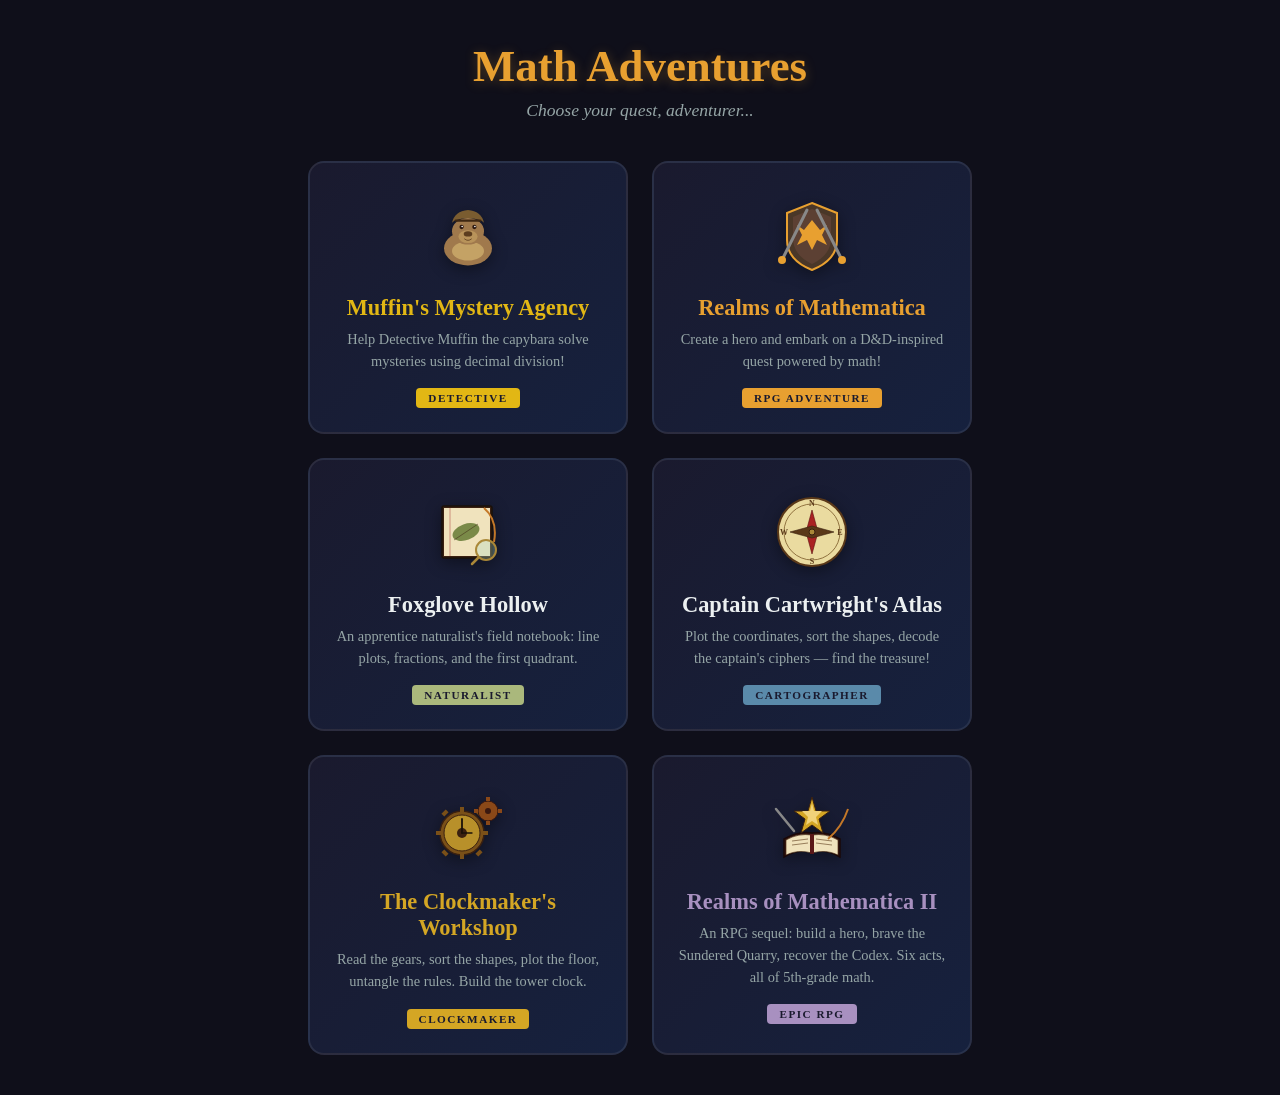
<file: index.html>
<!DOCTYPE html>
<html lang="en">
<head>
  <meta charset="UTF-8">
  <meta name="viewport" content="width=device-width, initial-scale=1.0">
  <title>Math Adventures</title>
  <link rel="stylesheet" href="hub-style.css">
</head>
<body>
  <div class="hub">
    <h1 class="hub-title">Math Adventures</h1>
    <p class="hub-subtitle">Choose your quest, adventurer...</p>
    <div class="game-cards">
      <a href="muffin/" class="game-card muffin-card">
        <div class="card-icon">
          <svg width="80" height="80" viewBox="0 0 150 150" xmlns="http://www.w3.org/2000/svg">
            <ellipse cx="75" cy="100" rx="45" ry="32" fill="#A0794C"/>
            <ellipse cx="75" cy="105" rx="30" ry="18" fill="#C4A265"/>
            <ellipse cx="75" cy="68" rx="30" ry="25" fill="#A0794C"/>
            <ellipse cx="75" cy="78" rx="18" ry="12" fill="#B8935A"/>
            <ellipse cx="75" cy="73" rx="8" ry="5" fill="#5C3D1E"/>
            <circle cx="63" cy="60" r="4" fill="#2C1810"/>
            <circle cx="87" cy="60" r="4" fill="#2C1810"/>
            <circle cx="64" cy="59" r="1.5" fill="white"/>
            <circle cx="88" cy="59" r="1.5" fill="white"/>
            <path d="M 68 82 Q 75 88 82 82" fill="none" stroke="#5C3D1E" stroke-width="1.5"/>
            <path d="M 45 52 Q 50 30 75 28 Q 100 30 105 52 L 100 48 Q 75 38 50 48 Z" fill="#7A5C30"/>
            <rect x="50" y="46" width="50" height="4" rx="2" fill="#3E2712"/>
          </svg>
        </div>
        <h2 class="card-title">Muffin's Mystery Agency</h2>
        <p class="card-desc">Help Detective Muffin the capybara solve mysteries using decimal division!</p>
        <span class="card-tag detective">Detective</span>
      </a>
      <a href="quest/" class="game-card quest-card">
        <div class="card-icon">
          <svg width="80" height="80" viewBox="0 0 80 80" xmlns="http://www.w3.org/2000/svg">
            <!-- Shield -->
            <path d="M 40 8 L 65 18 L 65 45 Q 65 65 40 75 Q 15 65 15 45 L 15 18 Z" fill="#4a3728" stroke="#e8a030" stroke-width="2"/>
            <path d="M 40 14 L 59 22 L 59 43 Q 59 60 40 69 Q 21 60 21 43 L 21 22 Z" fill="#5c4033"/>
            <!-- Dragon emblem -->
            <path d="M 40 25 L 48 35 L 55 30 L 50 40 L 55 50 L 45 45 L 40 55 L 35 45 L 25 50 L 30 40 L 25 30 L 32 35 Z" fill="#e8a030"/>
            <!-- Crossed swords behind -->
            <line x1="10" y1="65" x2="35" y2="15" stroke="#888" stroke-width="3" stroke-linecap="round"/>
            <line x1="70" y1="65" x2="45" y2="15" stroke="#888" stroke-width="3" stroke-linecap="round"/>
            <circle cx="10" cy="65" r="4" fill="#e8a030"/>
            <circle cx="70" cy="65" r="4" fill="#e8a030"/>
          </svg>
        </div>
        <h2 class="card-title">Realms of Mathematica</h2>
        <p class="card-desc">Create a hero and embark on a D&D-inspired quest powered by math!</p>
        <span class="card-tag rpg">RPG Adventure</span>
      </a>
      <a href="naturalist/" class="game-card naturalist-card">
        <div class="card-icon">
          <svg width="80" height="80" viewBox="0 0 80 80" xmlns="http://www.w3.org/2000/svg">
            <!-- Notebook -->
            <rect x="14" y="14" width="50" height="52" fill="#3a2010" stroke="#1a1008" stroke-width="1.5" rx="2"/>
            <rect x="16" y="16" width="46" height="48" fill="#f0e3bd"/>
            <line x1="22" y1="16" x2="22" y2="64" stroke="#aa3838" stroke-width="0.5"/>
            <!-- Leaf sketched on page -->
            <ellipse cx="38" cy="40" rx="14" ry="8" fill="#7a8a48" transform="rotate(-20 38 40)"/>
            <line x1="50" y1="32" x2="26" y2="48" stroke="#3a2010" stroke-width="0.5"/>
            <!-- Magnifying glass -->
            <circle cx="58" cy="58" r="10" fill="rgba(170, 220, 200, 0.3)" stroke="#aa8838" stroke-width="2"/>
            <line x1="50" y1="66" x2="44" y2="72" stroke="#aa8838" stroke-width="2.5" stroke-linecap="round"/>
            <!-- Quill -->
            <path d="M 56 16 Q 70 28 66 50" stroke="#c47828" stroke-width="2" fill="none"/>
          </svg>
        </div>
        <h2 class="card-title">Foxglove Hollow</h2>
        <p class="card-desc">An apprentice naturalist's field notebook: line plots, fractions, and the first quadrant.</p>
        <span class="card-tag naturalist">Naturalist</span>
      </a>
      <a href="atlas/" class="game-card atlas-card">
        <div class="card-icon">
          <svg width="80" height="80" viewBox="0 0 80 80" xmlns="http://www.w3.org/2000/svg">
            <!-- Compass rose -->
            <circle cx="40" cy="40" r="34" fill="#eadba0" stroke="#5a3818" stroke-width="2"/>
            <circle cx="40" cy="40" r="28" fill="none" stroke="#7a5828" stroke-width="0.8"/>
            <text x="40" y="14" text-anchor="middle" fill="#5a3818" font-size="8" font-weight="bold">N</text>
            <text x="68" y="43" text-anchor="middle" fill="#5a3818" font-size="8" font-weight="bold">E</text>
            <text x="40" y="72" text-anchor="middle" fill="#5a3818" font-size="8" font-weight="bold">S</text>
            <text x="12" y="43" text-anchor="middle" fill="#5a3818" font-size="8" font-weight="bold">W</text>
            <polygon points="40,18 46,40 40,62 34,40" fill="#aa2222" stroke="#5a1010" stroke-width="0.6"/>
            <polygon points="18,40 40,34 62,40 40,46" fill="#5a3818" stroke="#3a2010" stroke-width="0.6"/>
            <circle cx="40" cy="40" r="3" fill="#aa8838" stroke="#3a2010" stroke-width="1"/>
          </svg>
        </div>
        <h2 class="card-title">Captain Cartwright's Atlas</h2>
        <p class="card-desc">Plot the coordinates, sort the shapes, decode the captain's ciphers — find the treasure!</p>
        <span class="card-tag atlas">Cartographer</span>
      </a>
      <a href="clockwork/" class="game-card clockwork-card">
        <div class="card-icon">
          <svg width="80" height="80" viewBox="0 0 80 80" xmlns="http://www.w3.org/2000/svg">
            <!-- Large brass gear -->
            <circle cx="34" cy="44" r="22" fill="#7a5018" stroke="#3a2010" stroke-width="1.5"/>
            <circle cx="34" cy="44" r="18" fill="#b8902a" stroke="#3a2010" stroke-width="1"/>
            <!-- Teeth -->
            <g fill="#7a5018">
              <rect x="32" y="18" width="4" height="6"/>
              <rect x="32" y="64" width="4" height="6"/>
              <rect x="8" y="42" width="6" height="4"/>
              <rect x="54" y="42" width="6" height="4"/>
              <rect x="14" y="22" width="6" height="4" transform="rotate(-45 17 24)"/>
              <rect x="48" y="22" width="6" height="4" transform="rotate(45 51 24)"/>
              <rect x="14" y="62" width="6" height="4" transform="rotate(45 17 64)"/>
              <rect x="48" y="62" width="6" height="4" transform="rotate(-45 51 64)"/>
            </g>
            <circle cx="34" cy="44" r="5" fill="#3a2010"/>
            <!-- Small copper gear -->
            <circle cx="60" cy="22" r="10" fill="#8a4818" stroke="#3a1810" stroke-width="1"/>
            <g fill="#8a4818">
              <rect x="58" y="8" width="4" height="4"/>
              <rect x="58" y="32" width="4" height="4"/>
              <rect x="46" y="20" width="4" height="4"/>
              <rect x="70" y="20" width="4" height="4"/>
            </g>
            <circle cx="60" cy="22" r="3" fill="#3a1810"/>
            <!-- Clock hands on big gear -->
            <line x1="34" y1="44" x2="34" y2="30" stroke="#1a1008" stroke-width="1.8" stroke-linecap="round"/>
            <line x1="34" y1="44" x2="44" y2="44" stroke="#1a1008" stroke-width="1.3" stroke-linecap="round"/>
          </svg>
        </div>
        <h2 class="card-title">The Clockmaker's Workshop</h2>
        <p class="card-desc">Read the gears, sort the shapes, plot the floor, untangle the rules. Build the tower clock.</p>
        <span class="card-tag clockmaker">Clockmaker</span>
      </a>
      <a href="chronicle/" class="game-card chronicle-card">
        <div class="card-icon">
          <svg width="80" height="80" viewBox="0 0 80 80" xmlns="http://www.w3.org/2000/svg">
            <!-- Open codex with star -->
            <path d="M 12 50 Q 26 42 40 44 Q 54 42 68 50 L 68 68 Q 54 60 40 62 Q 26 60 12 68 Z" fill="#3a1810" stroke="#1a0808" stroke-width="1.5"/>
            <path d="M 14 51 Q 26 44 40 46 L 40 64 Q 26 60 14 66 Z" fill="#f0e3bd" stroke="#3a2010" stroke-width="0.6"/>
            <path d="M 66 51 Q 54 44 40 46 L 40 64 Q 54 60 66 66 Z" fill="#f0e3bd" stroke="#3a2010" stroke-width="0.6"/>
            <rect x="38" y="45" width="4" height="20" fill="#5a1818"/>
            <!-- page squiggles -->
            <line x1="20" y1="52" x2="36" y2="50" stroke="#5a3818" stroke-width="0.6"/>
            <line x1="20" y1="56" x2="36" y2="54" stroke="#5a3818" stroke-width="0.6"/>
            <line x1="44" y1="50" x2="60" y2="52" stroke="#5a3818" stroke-width="0.6"/>
            <line x1="44" y1="54" x2="60" y2="56" stroke="#5a3818" stroke-width="0.6"/>
            <!-- star above -->
            <polygon points="40,8 44,22 58,22 47,30 51,44 40,36 29,44 33,30 22,22 36,22" fill="#d4a624" stroke="#3a2010" stroke-width="1"/>
            <polygon points="40,14 42,22 50,22 44,28 46,36 40,32 34,36 36,28 30,22 38,22" fill="#f0d27a"/>
            <!-- crossed sword + quill -->
            <line x1="4" y1="20" x2="22" y2="42" stroke="#888" stroke-width="2.5" stroke-linecap="round"/>
            <path d="M 76 20 Q 70 38 56 50" fill="none" stroke="#c47828" stroke-width="2"/>
          </svg>
        </div>
        <h2 class="card-title">Realms of Mathematica II</h2>
        <p class="card-desc">An RPG sequel: build a hero, brave the Sundered Quarry, recover the Codex. Six acts, all of 5th-grade math.</p>
        <span class="card-tag chronicle">Epic RPG</span>
      </a>
    </div>
  </div>
</body>
</html>
</file>
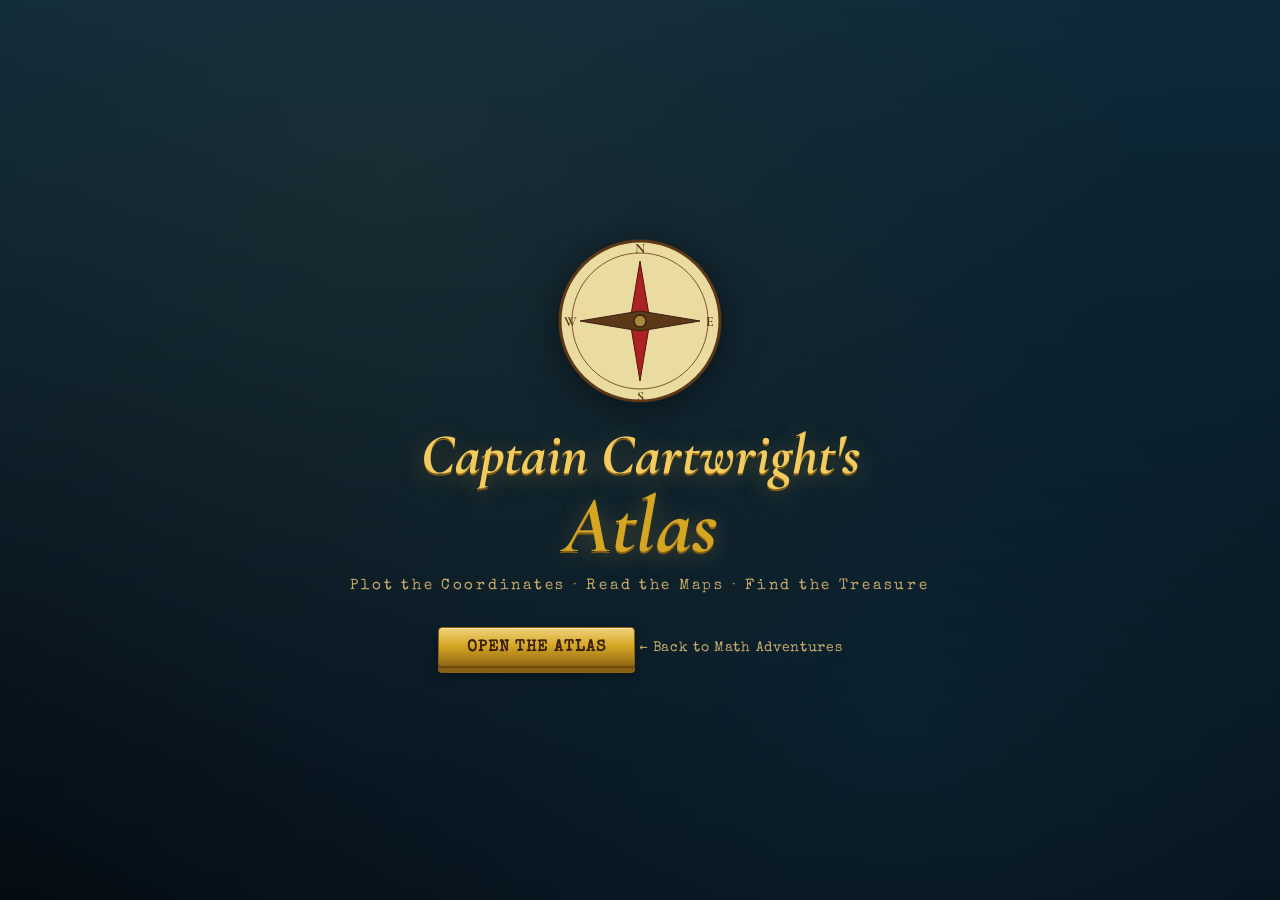
<file: atlas/index.html>
<!DOCTYPE html>
<html lang="en">
<head>
  <meta charset="UTF-8">
  <meta name="viewport" content="width=device-width, initial-scale=1.0">
  <title>Captain Cartwright's Atlas</title>
  <link rel="stylesheet" href="style.css?v=5">
</head>
<body>

  <!-- ==================== TITLE SCREEN ==================== -->
  <div id="screen-title" class="screen active">
    <div class="title-content">
      <div class="title-compass">
        <svg width="180" height="180" viewBox="0 0 180 180" xmlns="http://www.w3.org/2000/svg">
          <circle cx="90" cy="90" r="80" fill="#eadba0" stroke="#5a3818" stroke-width="3"/>
          <circle cx="90" cy="90" r="68" fill="none" stroke="#7a5828" stroke-width="1"/>
          <text x="90" y="22" text-anchor="middle" fill="#5a3818" font-size="14" font-weight="bold">N</text>
          <text x="160" y="95" text-anchor="middle" fill="#5a3818" font-size="14" font-weight="bold">E</text>
          <text x="90" y="170" text-anchor="middle" fill="#5a3818" font-size="14" font-weight="bold">S</text>
          <text x="20" y="95" text-anchor="middle" fill="#5a3818" font-size="14" font-weight="bold">W</text>
          <polygon points="90,30 100,90 90,150 80,90" fill="#aa2222" stroke="#5a1010" stroke-width="1"/>
          <polygon points="30,90 90,80 150,90 90,100" fill="#5a3818" stroke="#3a2010" stroke-width="1"/>
          <circle cx="90" cy="90" r="6" fill="#aa8838" stroke="#3a2010" stroke-width="1.5"/>
        </svg>
      </div>
      <h1 class="game-title">Captain Cartwright's<br><span class="title-emph">Atlas</span></h1>
      <p class="subtitle">Plot the Coordinates · Read the Maps · Find the Treasure</p>
      <button id="btn-start" class="btn btn-gold">Open the Atlas</button>
      <a href="../" class="btn-link">← Back to Math Adventures</a>
    </div>
  </div>

  <!-- ==================== SLOT PICKER ==================== -->
  <div id="screen-slots" class="screen">
    <div class="screen-header">
      <h2>Choose Your Cartographer</h2>
      <p class="header-subtitle">Pick a save slot — your atlas, your pace.</p>
    </div>
    <div id="slots-list" class="slots-list"></div>
    <button id="btn-slots-back" class="btn btn-secondary">Back to Title</button>
  </div>

  <!-- ==================== CHAPTER MAP ==================== -->
  <div id="screen-chapters" class="screen">
    <div class="screen-header">
      <h2>The Captain's Atlas</h2>
      <div class="active-slot-indicator">
        <span id="active-slot-label">Cartographer · Slot 1</span>
        <button id="btn-switch-slot" class="btn btn-ghost">Switch</button>
      </div>
    </div>
    <div id="chapter-list" class="chapter-list"></div>
    <button id="btn-chapters-back" class="btn btn-secondary">Back to Slots</button>
  </div>

  <!-- ==================== CHAPTER INTRO OVERLAY ==================== -->
  <div id="chapter-intro-overlay" class="chapter-intro-overlay" style="display:none;">
    <div class="chapter-intro-content">
      <div id="chapter-intro-illustration" class="chapter-intro-illustration"></div>
      <div class="chapter-intro-flourish">◆</div>
      <h2 id="chapter-intro-title" class="chapter-intro-title"></h2>
      <div id="chapter-intro-text" class="chapter-intro-text"></div>
      <button id="btn-chapter-intro-continue" class="btn btn-gold">Begin →</button>
    </div>
  </div>

  <!-- ==================== CHALLENGE SCREEN ==================== -->
  <div id="screen-challenge" class="screen">
    <div class="game-top-bar">
      <div class="case-title-bar">
        <button id="btn-game-back" class="btn-nav" title="Back to Atlas">←</button>
        <span id="game-chapter-title"></span>
      </div>
      <div class="progress-indicator">
        Page <span id="progress-current">1</span> of <span id="progress-total">6</span>
      </div>
    </div>

    <div class="game-main">
      <div id="challenge-story" class="challenge-story"></div>
      <div id="challenge-prompt" class="challenge-prompt"></div>
      <div id="challenge-area" class="challenge-area"></div>
      <div id="challenge-feedback" class="challenge-feedback"></div>
      <div class="challenge-controls">
        <button id="btn-check" class="btn btn-gold">Check</button>
        <button id="btn-continue" class="btn btn-gold" style="display:none;">Continue →</button>
      </div>
    </div>
  </div>

  <!-- ==================== CHAPTER COMPLETE ==================== -->
  <div id="screen-chapter-complete" class="screen">
    <div class="complete-content">
      <div class="complete-stamp">CHAPTER<br>COMPLETE</div>
      <h2 class="complete-title" id="complete-chapter-title"></h2>
      <div id="complete-treasure" class="complete-treasure"></div>
      <div id="complete-text" class="complete-text"></div>
      <button id="btn-back-to-atlas" class="btn btn-gold">Back to the Atlas</button>
    </div>
  </div>

  <!-- ==================== ATLAS COMPLETE ==================== -->
  <div id="screen-final" class="screen">
    <div class="final-content">
      <div class="final-stamp">TREASURE<br>FOUND</div>
      <h2 class="final-title">The Lost Hoard of Captain Cartwright</h2>
      <div class="final-text" id="final-text"></div>
      <button id="btn-final-back" class="btn btn-gold">Back to the Title</button>
    </div>
  </div>

  <!-- Scripts — order matters -->
  <script src="shapes.js?v=5"></script>
  <script src="chapters.js?v=5"></script>
  <script src="challenges.js?v=5"></script>
  <script src="game.js?v=5"></script>
</body>
</html>
</file>
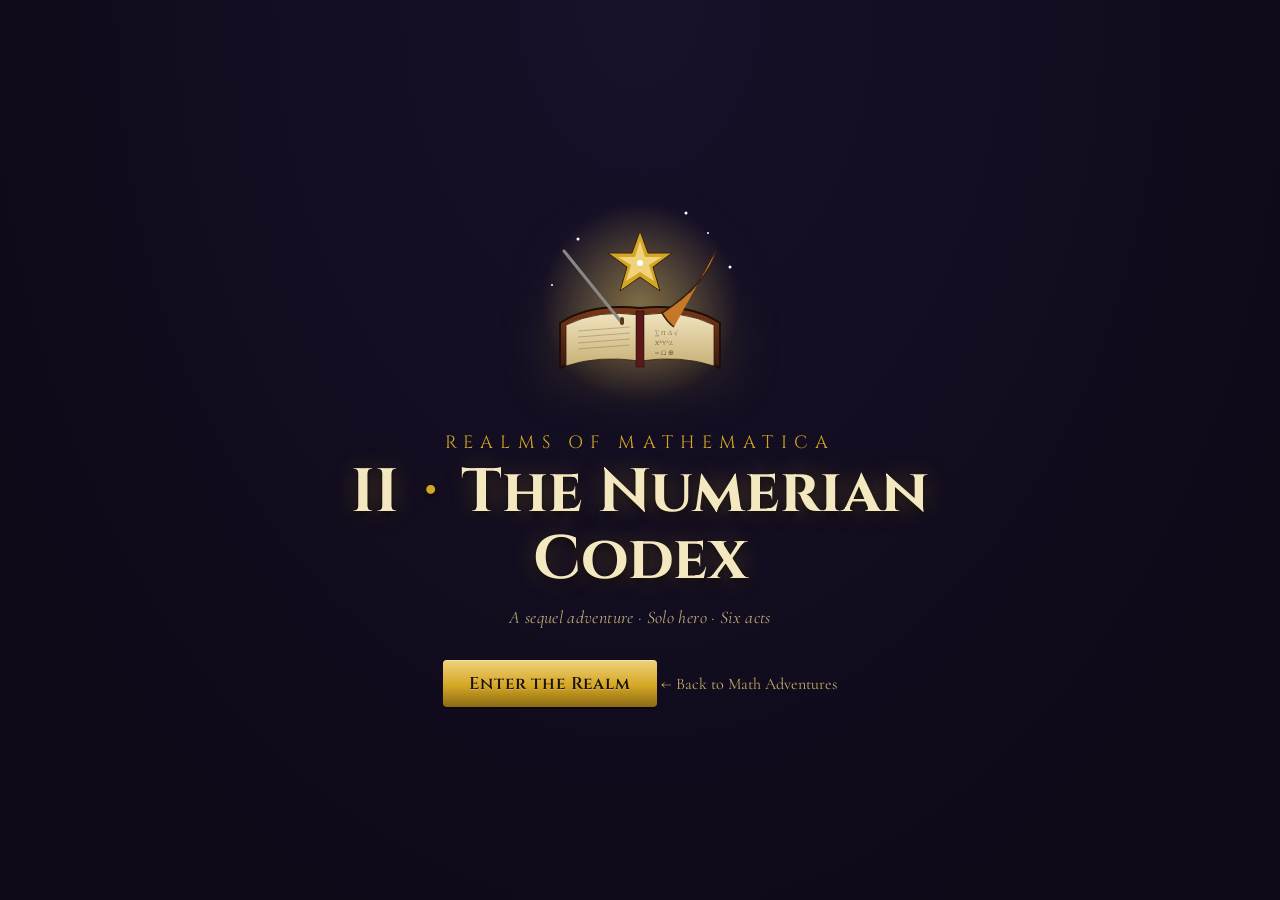
<file: chronicle/index.html>
<!DOCTYPE html>
<html lang="en">
<head>
  <meta charset="UTF-8">
  <meta name="viewport" content="width=device-width, initial-scale=1.0">
  <title>Realms of Mathematica II — The Numerian Codex</title>
  <link rel="stylesheet" href="style.css?v=6">
</head>
<body>

  <!-- ==================== TITLE ==================== -->
  <div id="screen-title" class="screen active">
    <div class="title-content">
      <div class="title-emblem" id="title-emblem"></div>
      <div class="title-supertitle">Realms of Mathematica</div>
      <h1 class="title-main">II<span class="title-numeral-dot">·</span>The Numerian Codex</h1>
      <p class="title-subtitle">A sequel adventure · Solo hero · Six acts</p>
      <button id="btn-start" class="btn btn-gold">Enter the Realm</button>
      <a href="../" class="btn-link">← Back to Math Adventures</a>
    </div>
  </div>

  <!-- ==================== SLOT PICKER ==================== -->
  <div id="screen-slots" class="screen">
    <div class="screen-header">
      <h2>Choose Your Hero</h2>
      <p class="header-subtitle">Three save slots. Three possible legends.</p>
    </div>
    <div id="slots-list" class="slots-list"></div>
    <button id="btn-slots-back" class="btn btn-secondary">Back to Title</button>
  </div>

  <!-- ==================== HERO CREATION ==================== -->
  <div id="screen-creation" class="screen">
    <div class="creation-frame">
      <div class="creation-progress">
        <div class="creation-step-bar">
          <span class="step-pip" data-step="1">Name</span>
          <span class="step-pip" data-step="2">Class</span>
          <span class="step-pip" data-step="3">Heritage</span>
          <span class="step-pip" data-step="4">Stats</span>
          <span class="step-pip" data-step="5">Feat</span>
          <span class="step-pip" data-step="6">Summary</span>
        </div>
      </div>
      <div id="creation-body" class="creation-body"></div>
      <div class="creation-controls">
        <button id="btn-create-back" class="btn btn-secondary">← Back</button>
        <button id="btn-create-next" class="btn btn-gold">Next →</button>
      </div>
    </div>
  </div>

  <!-- ==================== CUTSCENE ==================== -->
  <div id="screen-cutscene" class="screen">
    <div class="cutscene-frame">
      <div id="cutscene-illustration" class="cutscene-illustration"></div>
      <div class="cutscene-text-panel">
        <div id="cutscene-speaker" class="cutscene-speaker"></div>
        <div id="cutscene-text" class="cutscene-text"></div>
      </div>
      <button id="btn-cutscene-next" class="btn btn-gold">Continue →</button>
    </div>
  </div>

  <!-- ==================== TOWN HUB ==================== -->
  <div id="screen-hub" class="screen">
    <div class="hub-frame">
      <div class="hub-topbar">
        <div class="hero-banner">
          <div id="hero-portrait-mini" class="hero-portrait-mini"></div>
          <div class="hero-banner-info">
            <div class="hero-name-line" id="hero-name-line">—</div>
            <div class="hero-class-line" id="hero-class-line">—</div>
          </div>
        </div>
        <div class="hub-stats">
          <div class="hub-stat" title="Stamina (HP)"><span class="hub-stat-icon">❤</span><span id="hub-hp">—</span></div>
          <div class="hub-stat" title="Wisdom (Spell Slots)"><span class="hub-stat-icon">✦</span><span id="hub-mp">—</span></div>
          <div class="hub-stat" title="Gold"><span class="hub-stat-icon">⛁</span><span id="hub-gold">0</span></div>
          <div class="hub-stat" title="Experience"><span class="hub-stat-icon">▲</span><span id="hub-xp">0</span></div>
          <button id="btn-open-character" class="btn btn-ghost">Character</button>
          <button id="btn-hub-quit" class="btn btn-ghost" title="Save and return to title">⌂</button>
        </div>
      </div>
      <div class="hub-main">
        <div id="hub-illustration" class="hub-illustration"></div>
        <div class="hub-locations" id="hub-locations"></div>
      </div>
      <div class="hub-quest-strip">
        <div class="hub-quest-label">Active Quest</div>
        <div id="hub-quest-text" class="hub-quest-text">—</div>
      </div>
    </div>
  </div>

  <!-- ==================== CHARACTER SHEET ==================== -->
  <div id="screen-character" class="screen">
    <div class="sheet-frame">
      <button id="btn-character-back" class="btn-corner-back">← Back</button>
      <div class="sheet-header">
        <div id="sheet-portrait" class="sheet-portrait"></div>
        <div class="sheet-name-block">
          <h2 id="sheet-name">—</h2>
          <div class="sheet-subline" id="sheet-subline">—</div>
        </div>
      </div>
      <div class="sheet-grid">
        <div class="sheet-section">
          <h3>Stats</h3>
          <div id="sheet-stats" class="sheet-stats"></div>
        </div>
        <div class="sheet-section">
          <h3>Equipped</h3>
          <div id="sheet-equipped" class="sheet-equipped"></div>
        </div>
        <div class="sheet-section">
          <h3>Inventory</h3>
          <div id="sheet-inventory" class="sheet-inventory"></div>
        </div>
        <div class="sheet-section">
          <h3>Mastery</h3>
          <div id="sheet-mastery" class="sheet-mastery"></div>
        </div>
      </div>
      <div class="sheet-section sheet-feats-section">
        <h3>Feats &amp; Abilities</h3>
        <div id="sheet-feats" class="sheet-feats"></div>
      </div>
    </div>
  </div>

  <!-- ==================== STORY NODE ==================== -->
  <div id="screen-story" class="screen">
    <div class="story-frame">
      <div id="story-illustration" class="story-illustration"></div>
      <div class="story-panel">
        <div id="story-speaker" class="story-speaker"></div>
        <div id="story-text" class="story-text"></div>
        <div id="story-choices" class="story-choices"></div>
      </div>
    </div>
  </div>

  <!-- ==================== COMBAT ==================== -->
  <div id="screen-combat" class="screen">
    <div class="combat-frame">
      <div class="combat-arena">
        <div class="combat-side combat-side-hero">
          <div id="combat-hero-portrait" class="combat-portrait"></div>
          <div class="combat-name" id="combat-hero-name">—</div>
          <div class="combat-bar">
            <div class="bar-label">HP</div>
            <div class="bar-track"><div id="combat-hero-hp-fill" class="bar-fill bar-hp"></div></div>
            <div class="bar-numbers" id="combat-hero-hp-num">—</div>
          </div>
          <div class="combat-bar">
            <div class="bar-label">MP</div>
            <div class="bar-track"><div id="combat-hero-mp-fill" class="bar-fill bar-mp"></div></div>
            <div class="bar-numbers" id="combat-hero-mp-num">—</div>
          </div>
        </div>
        <div class="combat-mid">
          <div id="combat-vs" class="combat-vs">VS</div>
          <div id="combat-banner" class="combat-banner"></div>
        </div>
        <div class="combat-side combat-side-enemy">
          <div id="combat-enemy-sprite" class="combat-portrait combat-enemy-portrait"></div>
          <div class="combat-name" id="combat-enemy-name">—</div>
          <div class="combat-bar">
            <div class="bar-label">HP</div>
            <div class="bar-track"><div id="combat-enemy-hp-fill" class="bar-fill bar-hp"></div></div>
            <div class="bar-numbers" id="combat-enemy-hp-num">—</div>
          </div>
          <div id="combat-enemy-phase" class="combat-phase"></div>
        </div>
      </div>

      <div class="combat-problem-frame">
        <div id="combat-topic-tag" class="combat-topic-tag"></div>
        <div id="combat-problem-prompt" class="combat-problem-prompt"></div>
        <div id="combat-problem-area" class="combat-problem-area"></div>
        <div id="combat-timer-row" class="combat-timer-row">
          <div class="combat-timer-track"><div id="combat-timer-fill" class="combat-timer-fill"></div></div>
          <div class="combat-timer-label" id="combat-timer-label">—</div>
        </div>
      </div>

      <div class="combat-controls">
        <button id="btn-combat-attack" class="btn btn-attack">Strike</button>
        <button id="btn-combat-hint" class="btn btn-hint" title="Spend an Insight to reveal a hint">Hint (<span id="combat-hint-count">0</span>)</button>
        <button id="btn-combat-spell" class="btn btn-spell">Cast Spell</button>
        <button id="btn-combat-item" class="btn btn-item">Item</button>
        <button id="btn-combat-flee" class="btn btn-ghost">Flee</button>
      </div>

      <div id="combat-popup-layer" class="combat-popup-layer"></div>
      <div id="combat-log" class="combat-log"></div>
    </div>
  </div>

  <!-- ==================== SHOP ==================== -->
  <div id="screen-shop" class="screen">
    <div class="shop-frame">
      <button id="btn-shop-back" class="btn-corner-back">← Leave</button>
      <div class="shop-header">
        <div id="shop-keeper-portrait" class="shop-keeper-portrait"></div>
        <div class="shop-keeper-info">
          <h2 id="shop-keeper-name">—</h2>
          <div class="shop-keeper-line" id="shop-keeper-line">—</div>
        </div>
        <div class="shop-gold">
          <span class="hub-stat-icon">⛁</span>
          <span id="shop-gold">0</span> gold
        </div>
      </div>
      <div id="shop-items" class="shop-items"></div>
    </div>
  </div>

  <!-- ==================== ACT COMPLETE ==================== -->
  <div id="screen-act-complete" class="screen">
    <div class="act-complete-frame">
      <div class="act-stamp" id="act-stamp">ACT I COMPLETE</div>
      <div id="act-complete-illustration" class="act-complete-illustration"></div>
      <h2 class="act-complete-title" id="act-complete-title">—</h2>
      <div id="act-complete-text" class="act-complete-text"></div>
      <div class="act-complete-rewards" id="act-complete-rewards"></div>
      <button id="btn-act-continue" class="btn btn-gold">Return to Numeria</button>
    </div>
  </div>

  <!-- ==================== MODAL LAYER ==================== -->
  <div id="modal-layer" class="modal-layer" style="display:none;">
    <div class="modal-backdrop"></div>
    <div class="modal-frame">
      <div id="modal-title" class="modal-title"></div>
      <div id="modal-body" class="modal-body"></div>
      <div id="modal-actions" class="modal-actions"></div>
    </div>
  </div>

  <!-- ==================== TOAST LAYER ==================== -->
  <div id="toast-layer" class="toast-layer"></div>

  <!-- Scripts (order matters) -->
  <script src="data.js?v=6"></script>
  <script src="art.js?v=6"></script>
  <script src="problems.js?v=6"></script>
  <script src="engine.js?v=6"></script>
  <script src="creation.js?v=6"></script>
  <script src="act1.js?v=6"></script>
  <script src="act2.js?v=6"></script>
  <script src="act3.js?v=6"></script>
  <script src="act4.js?v=6"></script>
  <script src="act5.js?v=6"></script>
  <script src="game.js?v=6"></script>
</body>
</html>
</file>
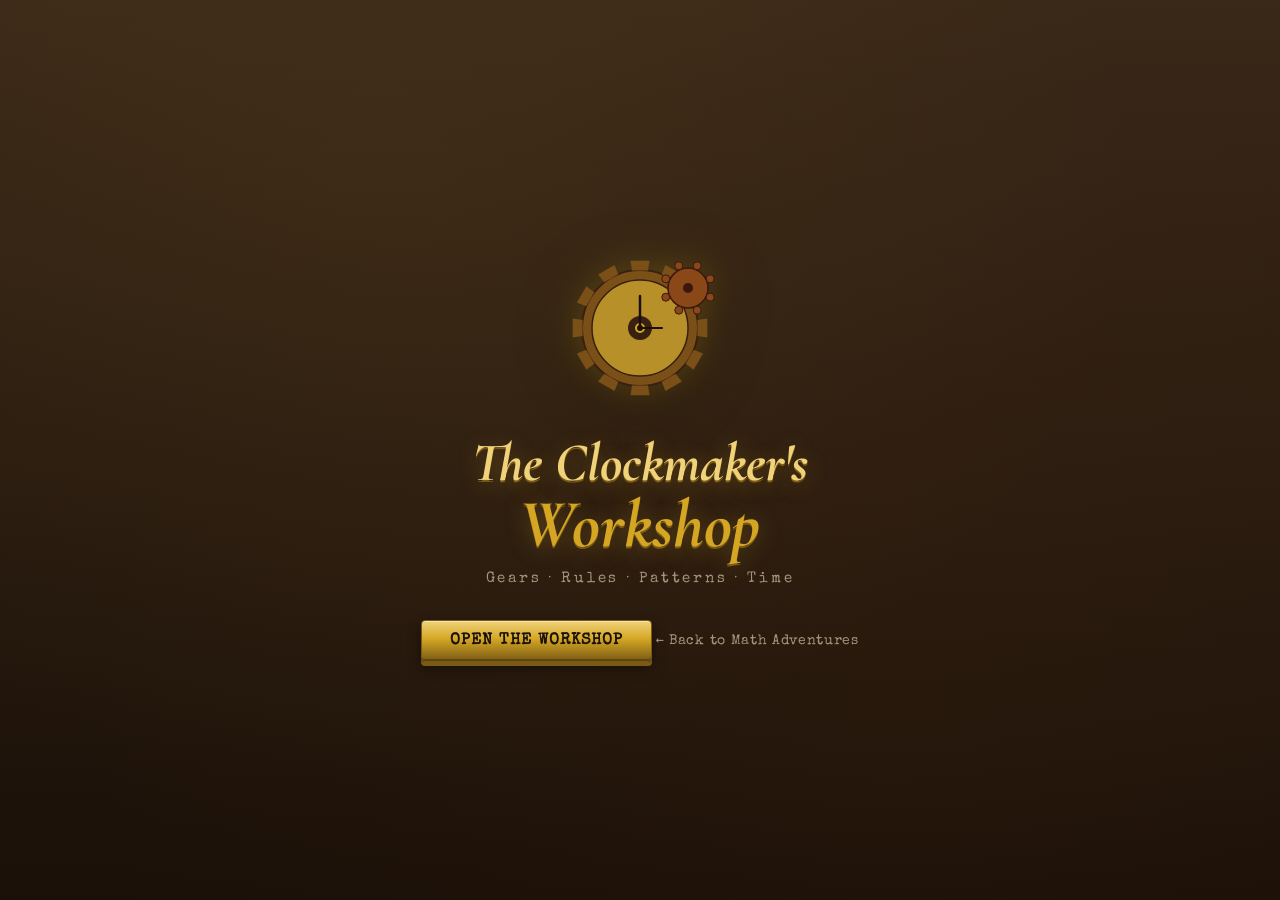
<file: clockwork/index.html>
<!DOCTYPE html>
<html lang="en">
<head>
  <meta charset="UTF-8">
  <meta name="viewport" content="width=device-width, initial-scale=1.0">
  <title>The Clockmaker's Workshop</title>
  <link rel="stylesheet" href="style.css?v=1">
</head>
<body>

  <!-- ==================== TITLE ==================== -->
  <div id="screen-title" class="screen active">
    <div class="title-content">
      <div class="title-emblem" id="title-emblem"></div>
      <h1 class="game-title">The Clockmaker's<br><span class="title-emph">Workshop</span></h1>
      <p class="subtitle">Gears · Rules · Patterns · Time</p>
      <button id="btn-start" class="btn btn-brass">Open the Workshop</button>
      <a href="../" class="btn-link">← Back to Math Adventures</a>
    </div>
  </div>

  <!-- ==================== SLOT PICKER ==================== -->
  <div id="screen-slots" class="screen">
    <div class="screen-header">
      <h2>Choose Your Apprentice</h2>
      <p class="header-subtitle">Pick a save slot — your workshop, your pace.</p>
    </div>
    <div id="slots-list" class="slots-list"></div>
    <button id="btn-slots-back" class="btn btn-secondary">Back to Title</button>
  </div>

  <!-- ==================== CHAPTER MAP ==================== -->
  <div id="screen-chapters" class="screen">
    <div class="screen-header">
      <h2>The Workshop</h2>
      <div class="active-slot-indicator">
        <span id="active-slot-label">Apprentice · Slot 1</span>
        <button id="btn-switch-slot" class="btn btn-ghost">Switch</button>
      </div>
    </div>
    <div id="chapter-list" class="chapter-list"></div>
    <button id="btn-chapters-back" class="btn btn-secondary">Back to Slots</button>
  </div>

  <!-- ==================== CHAPTER INTRO OVERLAY ==================== -->
  <div id="chapter-intro-overlay" class="chapter-intro-overlay" style="display:none;">
    <div class="chapter-intro-content">
      <div id="chapter-intro-illustration" class="chapter-intro-illustration"></div>
      <div class="chapter-intro-flourish">⚙</div>
      <h2 id="chapter-intro-title" class="chapter-intro-title"></h2>
      <div id="chapter-intro-text" class="chapter-intro-text"></div>
      <button id="btn-chapter-intro-continue" class="btn btn-brass">Begin →</button>
    </div>
  </div>

  <!-- ==================== CHALLENGE ==================== -->
  <div id="screen-challenge" class="screen">
    <div class="game-top-bar">
      <div class="case-title-bar">
        <button id="btn-game-back" class="btn-nav" title="Back to Workshop">←</button>
        <span id="game-chapter-title"></span>
      </div>
      <div class="progress-indicator">
        Job <span id="progress-current">1</span> of <span id="progress-total">6</span>
      </div>
    </div>

    <div class="game-main">
      <div id="challenge-story" class="challenge-story"></div>
      <div id="challenge-prompt" class="challenge-prompt"></div>
      <div id="challenge-area" class="challenge-area"></div>
      <div id="challenge-feedback" class="challenge-feedback"></div>
      <div class="challenge-controls">
        <button id="btn-check" class="btn btn-brass">Check</button>
        <button id="btn-continue" class="btn btn-brass" style="display:none;">Continue →</button>
      </div>
    </div>
  </div>

  <!-- ==================== CHAPTER COMPLETE ==================== -->
  <div id="screen-chapter-complete" class="screen">
    <div class="complete-content">
      <div class="complete-stamp">JOB<br>COMPLETE</div>
      <h2 class="complete-title" id="complete-chapter-title"></h2>
      <div id="complete-emblem" class="complete-emblem"></div>
      <div id="complete-text" class="complete-text"></div>
      <button id="btn-back-to-workshop" class="btn btn-brass">Back to the Workshop</button>
    </div>
  </div>

  <!-- ==================== ALL COMPLETE ==================== -->
  <div id="screen-final" class="screen">
    <div class="final-content">
      <div class="final-stamp">CLOCK<br>FINISHED</div>
      <h2 class="final-title">The Tower Clock Rings</h2>
      <div class="final-text" id="final-text"></div>
      <button id="btn-final-back" class="btn btn-brass">Back to the Title</button>
    </div>
  </div>

  <!-- Scripts — order matters -->
  <script src="chapters.js?v=1"></script>
  <script src="challenges.js?v=1"></script>
  <script src="game.js?v=1"></script>
</body>
</html>
</file>
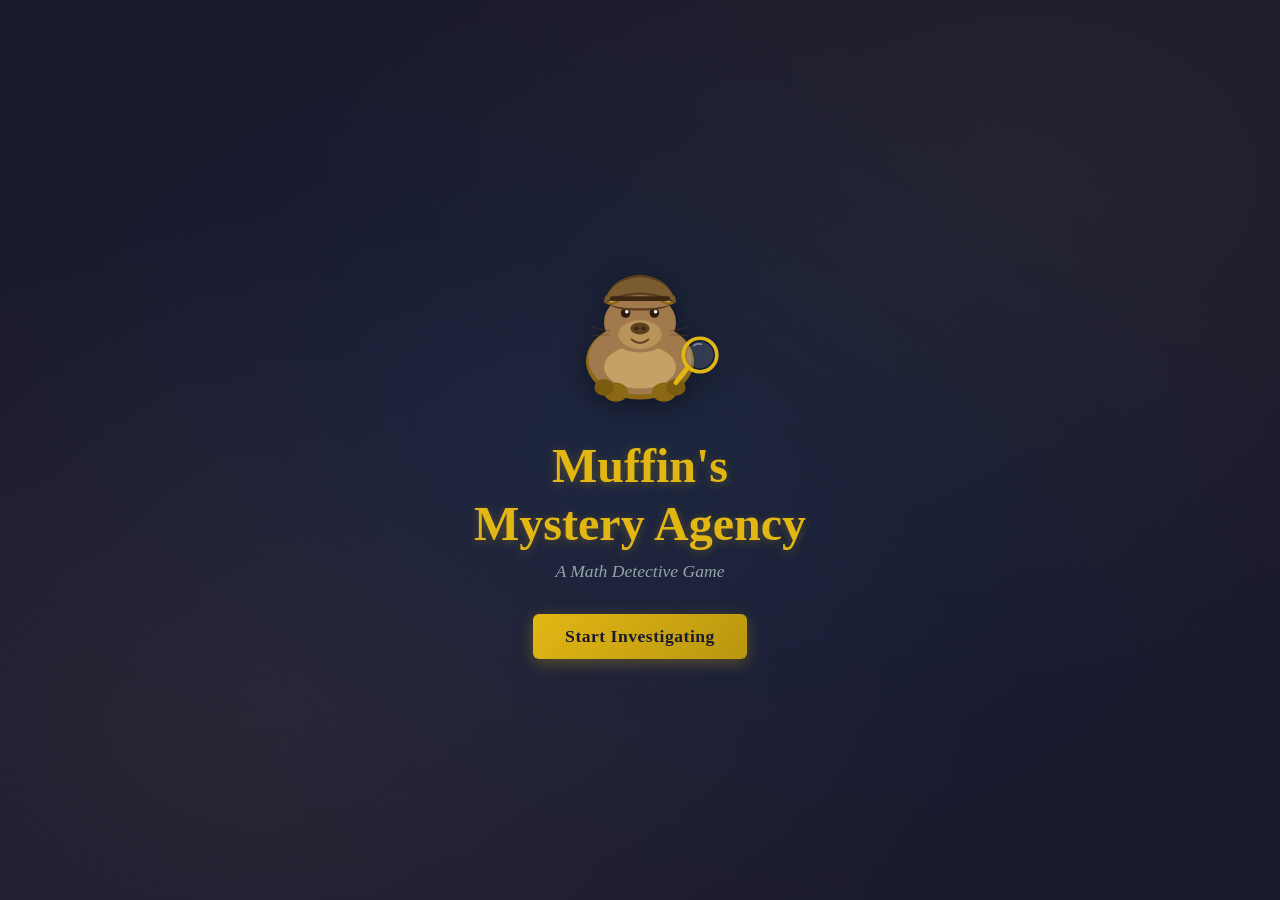
<file: muffin/index.html>
<!DOCTYPE html>
<html lang="en">
<head>
  <meta charset="UTF-8">
  <meta name="viewport" content="width=device-width, initial-scale=1.0">
  <title>Muffin's Mystery Agency</title>
  <link rel="stylesheet" href="style.css?v=19">
</head>
<body>
  <!-- ==================== TITLE SCREEN ==================== -->
  <div id="screen-title" class="screen active">
    <div class="fog-overlay"></div>
    <div class="title-content">
      <div class="muffin-logo" id="title-muffin">
        <!-- SVG Muffin inserted by game.js -->
      </div>
      <h1 class="game-title">Muffin's<br>Mystery Agency</h1>
      <p class="subtitle">A Math Detective Game</p>
      <button id="btn-start" class="btn btn-gold">Start Investigating</button>
    </div>
  </div>

  <!-- ==================== SLOT PICKER SCREEN ==================== -->
  <div id="screen-slots" class="screen">
    <div class="screen-header">
      <h2>Choose Your Detective</h2>
      <p class="header-subtitle">Pick a save slot — your progress, your pace.</p>
    </div>
    <div id="slots-list" class="slots-list">
      <!-- Slot cards populated by game.js -->
    </div>
    <button id="btn-slots-back" class="btn btn-secondary">Back to Agency</button>
  </div>

  <!-- ==================== CASE SELECT SCREEN ==================== -->
  <div id="screen-cases" class="screen">
    <div class="screen-header">
      <h2>Select a Case</h2>
      <p class="header-subtitle">Choose wisely, detective. Each case grows more dangerous...</p>
      <div class="active-slot-indicator">
        <span id="active-slot-label">Detective · Slot 1</span>
        <button id="btn-switch-slot" class="btn btn-ghost">Switch Detective</button>
      </div>
    </div>
    <div id="case-list" class="case-list">
      <!-- Cases populated by game.js -->
    </div>
    <button id="btn-back-title" class="btn btn-secondary">Back to Agency</button>
  </div>

  <!-- ==================== GAMEPLAY SCREEN ==================== -->
  <div id="screen-game" class="screen">
    <!-- Top bar: case title + hearts -->
    <div class="game-top-bar">
      <div class="case-title-bar">
        <button id="btn-game-back" class="btn-nav" title="Back to Cases">&larr;</button>
        <span id="game-case-title"></span>
      </div>
      <div class="hearts-container" id="hearts">
        <span class="heart active" data-index="0">&hearts;</span>
        <span class="heart active" data-index="1">&hearts;</span>
        <span class="heart active" data-index="2">&hearts;</span>
      </div>
      <div class="progress-indicator">
        Clue <span id="progress-current">1</span> of <span id="progress-total">5</span>
      </div>
    </div>

    <!-- Main gameplay area — storybook layout -->
    <div class="game-main">
      <!-- Left: Illustration + Narrative (storybook page) -->
      <div class="storybook-panel">
        <div class="scene-illustration" id="scene-illustration">
          <!-- SVG scene inserted by game.js -->
        </div>
        <div class="notebook-page">
          <div class="notebook-header">Detective's Notebook</div>
          <div id="narrative-text" class="narrative-text"></div>
        </div>
      </div>

      <!-- Right: Problem panel -->
      <div class="problem-panel">
        <div class="problem-card">
          <div class="problem-label">Solve to uncover the clue:</div>
          <div id="problem-text" class="problem-text"></div>
          <div class="answer-area">
            <input type="text" id="answer-input" class="answer-input" placeholder="Your answer..." autocomplete="off">
            <button id="btn-submit" class="btn btn-gold">Submit</button>
          </div>
          <div id="feedback" class="feedback"></div>
          <button id="btn-continue" class="btn btn-gold btn-continue" style="display:none;">Continue</button>
          <button id="btn-prev-clue" class="btn btn-secondary btn-prev-clue" style="display:none;">&larr; Review Previous Clue</button>
        </div>
      </div>
    </div>

    <!-- Clue board (bottom) -->
    <div class="clue-board">
      <div class="clue-board-label">Evidence Board</div>
      <div id="clue-board-chapter" class="clue-board-chapter" style="display:none;"></div>
      <div id="clue-cards" class="clue-cards">
        <!-- Clue cards populated by game.js -->
      </div>
    </div>
  </div>

  <!-- ==================== CHAPTER BREAK OVERLAY ==================== -->
  <div id="chapter-break-overlay" class="chapter-break" style="display:none;">
    <div class="chapter-break-content">
      <div class="chapter-break-flourish">&#9670;</div>
      <h2 id="chapter-break-title" class="chapter-break-title"></h2>
      <p class="chapter-break-subtitle">A new chapter begins...</p>
      <button id="btn-chapter-continue" class="btn btn-gold">Continue &rarr;</button>
    </div>
  </div>

  <!-- ==================== CASE INTRO OVERLAY ==================== -->
  <div id="case-intro-overlay" class="case-intro" style="display:none;">
    <div class="case-intro-content">
      <div id="case-intro-illustration" class="case-intro-illustration"></div>
      <div class="case-intro-flourish">&#9670;</div>
      <h2 id="case-intro-title" class="case-intro-title"></h2>
      <div id="case-intro-text" class="case-intro-text"></div>
      <button id="btn-case-intro-continue" class="btn btn-gold">Begin Investigation &rarr;</button>
    </div>
  </div>

  <!-- ==================== VICTORY SCREEN ==================== -->
  <div id="screen-victory" class="screen">
    <div class="victory-content">
      <div class="stamp-container">
        <div class="case-closed-stamp">CASE<br>CLOSED</div>
      </div>
      <div class="muffin-celebrate" id="victory-muffin">
        <!-- SVG Muffin inserted by game.js -->
      </div>
      <h2 class="victory-title" id="victory-title">Case Solved!</h2>
      <div id="resolution-text" class="resolution-text"></div>
      <div class="victory-buttons">
        <button id="btn-next-case" class="btn btn-gold">Next Case</button>
        <button id="btn-back-cases" class="btn btn-secondary">Back to Cases</button>
      </div>
    </div>
  </div>

  <!-- ==================== ALL CASES SOLVED SCREEN ==================== -->
  <div id="screen-celebrate" class="screen">
    <div class="celebrate-content">
      <div class="muffin-celebrate" id="celebrate-muffin">
        <!-- SVG Muffin inserted by game.js -->
      </div>
      <h2 class="celebrate-title">Master Detective!</h2>
      <p class="celebrate-subtitle">Muffin has solved every case in the agency!</p>
      <div class="celebrate-text">
        From vanishing cupcakes to phantom librarians to museum heists to poisoned potion masters — no mystery is too tough for Detective Muffin and his trusty partner. The city sleeps safely tonight, thanks to you!
      </div>
      <div class="celebrate-stars">&#9733; &#9733; &#9733;</div>
      <button id="btn-celebrate-back" class="btn btn-gold">Back to Agency</button>
    </div>
  </div>

  <!-- ==================== DEFEAT SCREEN ==================== -->
  <div id="screen-defeat" class="screen">
    <div class="defeat-content">
      <div class="muffin-defeated" id="defeat-muffin">
        <!-- SVG Muffin inserted by game.js -->
      </div>
      <h2 class="defeat-title">Case Failed...</h2>
      <p class="defeat-subtitle">Muffin took too many hits!</p>
      <div id="defeat-text" class="defeat-text"></div>
      <div class="defeat-buttons">
        <button id="btn-retry" class="btn btn-gold">Try Again</button>
        <button id="btn-defeat-back" class="btn btn-secondary">Back to Cases</button>
      </div>
    </div>
  </div>

  <!-- Scripts -->
  <script src="problems.js?v=19"></script>
  <script src="narratives.js?v=19"></script>
  <script src="illustrations.js?v=19"></script>
  <script src="game.js?v=19"></script>
</body>
</html>
</file>
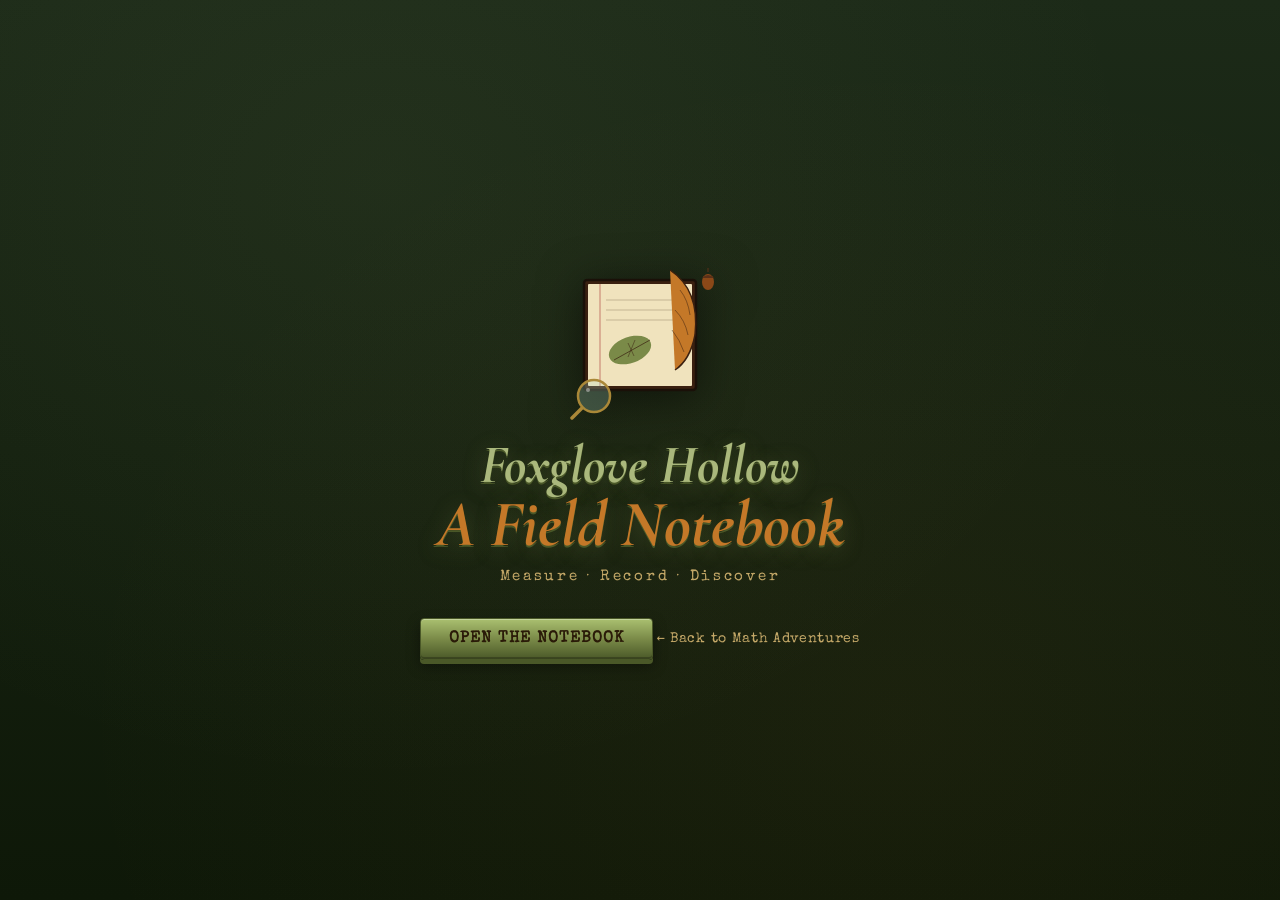
<file: naturalist/index.html>
<!DOCTYPE html>
<html lang="en">
<head>
  <meta charset="UTF-8">
  <meta name="viewport" content="width=device-width, initial-scale=1.0">
  <title>Foxglove Hollow — A Field Notebook</title>
  <link rel="stylesheet" href="style.css?v=1">
</head>
<body>

  <!-- ==================== TITLE SCREEN ==================== -->
  <div id="screen-title" class="screen active">
    <div class="title-content">
      <div class="title-emblem" id="title-emblem"></div>
      <h1 class="game-title">Foxglove Hollow<br><span class="title-emph">A Field Notebook</span></h1>
      <p class="subtitle">Measure · Record · Discover</p>
      <button id="btn-start" class="btn btn-leaf">Open the Notebook</button>
      <a href="../" class="btn-link">← Back to Math Adventures</a>
    </div>
  </div>

  <!-- ==================== SLOT PICKER ==================== -->
  <div id="screen-slots" class="screen">
    <div class="screen-header">
      <h2>Choose Your Apprentice</h2>
      <p class="header-subtitle">Pick a save slot — your notebook, your pace.</p>
    </div>
    <div id="slots-list" class="slots-list"></div>
    <button id="btn-slots-back" class="btn btn-secondary">Back to Title</button>
  </div>

  <!-- ==================== CHAPTER MAP ==================== -->
  <div id="screen-chapters" class="screen">
    <div class="screen-header">
      <h2>The Field Notebook</h2>
      <div class="active-slot-indicator">
        <span id="active-slot-label">Apprentice · Slot 1</span>
        <button id="btn-switch-slot" class="btn btn-ghost">Switch</button>
      </div>
    </div>
    <div id="chapter-list" class="chapter-list"></div>
    <button id="btn-chapters-back" class="btn btn-secondary">Back to Slots</button>
  </div>

  <!-- ==================== CHAPTER INTRO OVERLAY ==================== -->
  <div id="chapter-intro-overlay" class="chapter-intro-overlay" style="display:none;">
    <div class="chapter-intro-content">
      <div id="chapter-intro-illustration" class="chapter-intro-illustration"></div>
      <div class="chapter-intro-flourish">❦</div>
      <h2 id="chapter-intro-title" class="chapter-intro-title"></h2>
      <div id="chapter-intro-text" class="chapter-intro-text"></div>
      <button id="btn-chapter-intro-continue" class="btn btn-leaf">Begin →</button>
    </div>
  </div>

  <!-- ==================== CHALLENGE SCREEN ==================== -->
  <div id="screen-challenge" class="screen">
    <div class="game-top-bar">
      <div class="case-title-bar">
        <button id="btn-game-back" class="btn-nav" title="Back to Notebook">←</button>
        <span id="game-chapter-title"></span>
      </div>
      <div class="progress-indicator">
        Page <span id="progress-current">1</span> of <span id="progress-total">6</span>
      </div>
    </div>

    <div class="game-main">
      <div id="challenge-story" class="challenge-story"></div>
      <div id="challenge-prompt" class="challenge-prompt"></div>
      <div id="challenge-area" class="challenge-area"></div>
      <div id="challenge-feedback" class="challenge-feedback"></div>
      <div class="challenge-controls">
        <button id="btn-check" class="btn btn-leaf">Check</button>
        <button id="btn-continue" class="btn btn-leaf" style="display:none;">Continue →</button>
      </div>
    </div>
  </div>

  <!-- ==================== CHAPTER COMPLETE ==================== -->
  <div id="screen-chapter-complete" class="screen">
    <div class="complete-content">
      <div class="complete-stamp">PAGE<br>COMPLETE</div>
      <h2 class="complete-title" id="complete-chapter-title"></h2>
      <div id="complete-emblem" class="complete-emblem"></div>
      <div id="complete-text" class="complete-text"></div>
      <button id="btn-back-to-notebook" class="btn btn-leaf">Back to the Notebook</button>
    </div>
  </div>

  <!-- ==================== ALL COMPLETE ==================== -->
  <div id="screen-final" class="screen">
    <div class="final-content">
      <div class="final-stamp">NOTEBOOK<br>FULL</div>
      <h2 class="final-title">Apprentice No More</h2>
      <div class="final-text" id="final-text"></div>
      <button id="btn-final-back" class="btn btn-leaf">Back to the Title</button>
    </div>
  </div>

  <!-- Scripts — order matters -->
  <script src="chapters.js?v=1"></script>
  <script src="challenges.js?v=1"></script>
  <script src="game.js?v=1"></script>
</body>
</html>
</file>
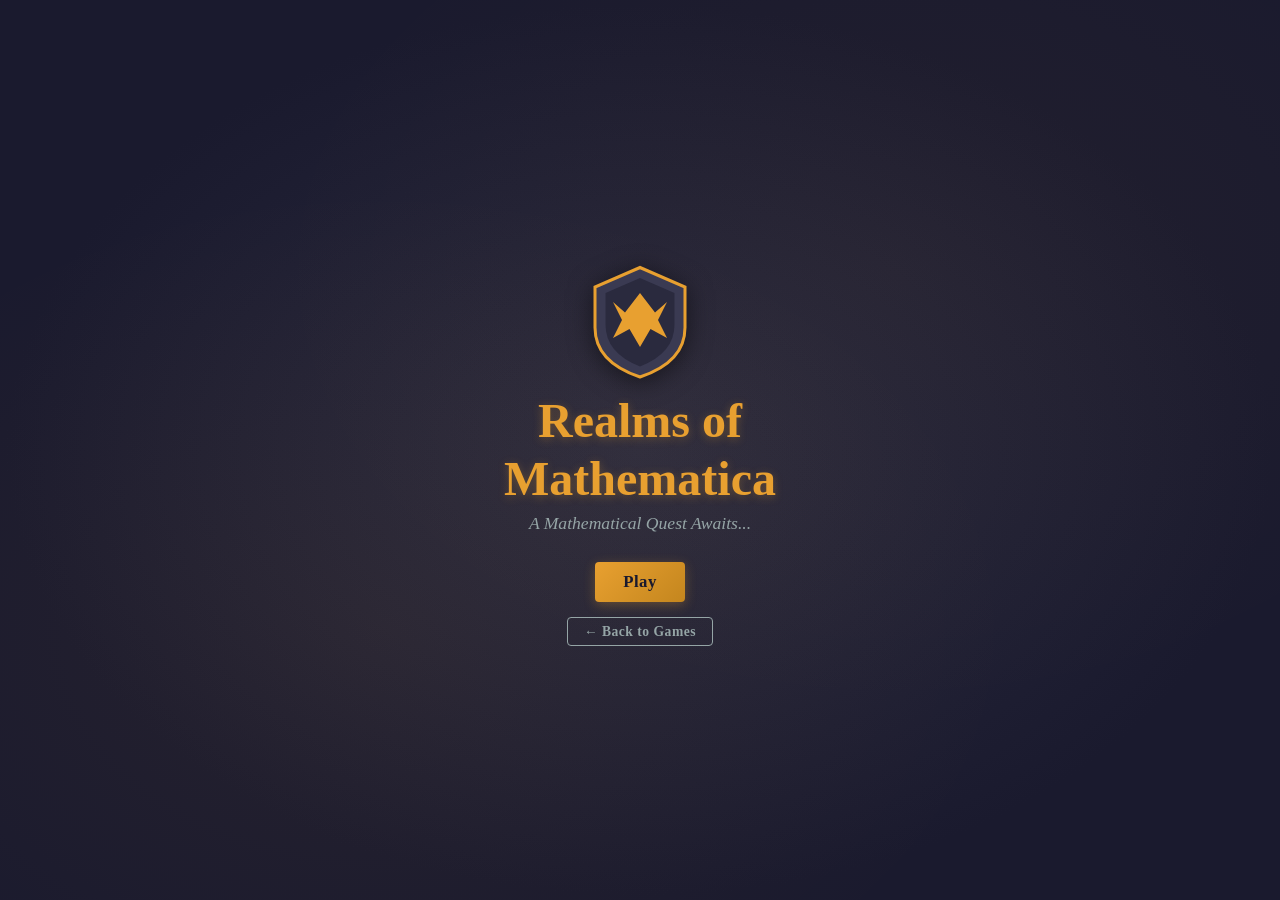
<file: quest/index.html>
<!DOCTYPE html>
<html lang="en">
<head>
  <meta charset="UTF-8">
  <meta name="viewport" content="width=device-width, initial-scale=1.0">
  <title>Realms of Mathematica</title>
  <link rel="stylesheet" href="style.css?v=5">
</head>
<body>

  <!-- ==================== TITLE SCREEN ==================== -->
  <div id="screen-title" class="screen active">
    <div class="fog-overlay"></div>
    <div class="title-content">
      <div class="title-emblem" id="title-emblem"></div>
      <h1 class="game-title">Realms of<br>Mathematica</h1>
      <p class="subtitle">A Mathematical Quest Awaits...</p>
      <div class="title-buttons">
        <button id="btn-show-slots" class="btn btn-gold">Play</button>
      </div>
      <div id="save-slots" class="save-slots" style="display:none;">
        <h3 class="slots-heading">Choose a Save Slot</h3>
        <div class="slot-grid">
          <div class="save-slot-card" data-slot="1">
            <div class="slot-sprite" id="slot-sprite-1"></div>
            <div class="slot-info" id="slot-info-1">Empty Slot</div>
            <button class="btn-delete-slot" data-slot="1" title="Delete Save" style="display:none;">&times;</button>
          </div>
          <div class="save-slot-card" data-slot="2">
            <div class="slot-sprite" id="slot-sprite-2"></div>
            <div class="slot-info" id="slot-info-2">Empty Slot</div>
            <button class="btn-delete-slot" data-slot="2" title="Delete Save" style="display:none;">&times;</button>
          </div>
          <div class="save-slot-card" data-slot="3">
            <div class="slot-sprite" id="slot-sprite-3"></div>
            <div class="slot-info" id="slot-info-3">Empty Slot</div>
            <button class="btn-delete-slot" data-slot="3" title="Delete Save" style="display:none;">&times;</button>
          </div>
        </div>
        <button id="btn-back-title" class="btn btn-secondary">Back</button>
      </div>
      <a href="../" class="btn btn-secondary btn-back-hub">&larr; Back to Games</a>
    </div>
  </div>

  <!-- ==================== CHARACTER CREATION ==================== -->
  <div id="screen-create" class="screen">
    <div class="create-container">
      <h2 class="create-title">Create Your Hero</h2>
      <div class="create-steps">
        <span class="step-dot active" data-step="1">1</span>
        <span class="step-line"></span>
        <span class="step-dot" data-step="2">2</span>
        <span class="step-line"></span>
        <span class="step-dot" data-step="3">3</span>
        <span class="step-line"></span>
        <span class="step-dot" data-step="4">4</span>
      </div>

      <!-- Step 1: Name -->
      <div id="create-step-1" class="create-step active">
        <h3>What is your name, adventurer?</h3>
        <input type="text" id="input-name" class="input-fantasy" placeholder="Enter your name..." maxlength="20">
        <div class="name-suggestions">
          <span class="name-chip" data-name="Thorin">Thorin</span>
          <span class="name-chip" data-name="Lyra">Lyra</span>
          <span class="name-chip" data-name="Zephyr">Zephyr</span>
          <span class="name-chip" data-name="Ember">Ember</span>
          <span class="name-chip" data-name="Finn">Finn</span>
          <span class="name-chip" data-name="Sage">Sage</span>
        </div>
        <button class="btn btn-gold btn-next-step" data-next="2">Next &rarr;</button>
      </div>

      <!-- Step 2: Race -->
      <div id="create-step-2" class="create-step">
        <h3>Choose Your Race</h3>
        <div class="race-grid" id="race-grid">
          <!-- Populated by character.js -->
        </div>
        <div class="selection-info" id="race-info"></div>
        <div class="stat-legend">
          <span><b>STR</b> Strength &mdash; melee damage</span>
          <span><b>DEX</b> Dexterity &mdash; dodge chance</span>
          <span><b>INT</b> Intelligence &mdash; hints on problems</span>
          <span><b>WIS</b> Wisdom &mdash; reveals dangerous choices</span>
          <span><b>CHA</b> Charisma &mdash; better shop prices</span>
          <span><b>CON</b> Constitution &mdash; bonus HP</span>
        </div>
        <div class="step-nav">
          <button class="btn btn-secondary btn-prev-step" data-prev="1">&larr; Back</button>
          <button class="btn btn-gold btn-next-step" data-next="3">Next &rarr;</button>
        </div>
      </div>

      <!-- Step 3: Class -->
      <div id="create-step-3" class="create-step">
        <h3>Choose Your Class</h3>
        <div class="class-grid" id="class-grid">
          <!-- Populated by character.js -->
        </div>
        <div class="selection-info" id="class-info"></div>
        <div class="step-nav">
          <button class="btn btn-secondary btn-prev-step" data-prev="2">&larr; Back</button>
          <button class="btn btn-gold btn-next-step" data-next="4">Next &rarr;</button>
        </div>
      </div>

      <!-- Step 4: Appearance -->
      <div id="create-step-4" class="create-step">
        <h3>Customize Your Look</h3>
        <div class="appearance-preview" id="appearance-preview">
          <!-- Live sprite preview -->
        </div>
        <div class="appearance-options">
          <div class="option-row">
            <label>Skin Tone</label>
            <div class="color-swatches" id="skin-swatches"></div>
          </div>
          <div class="option-row">
            <label>Hair Color</label>
            <div class="color-swatches" id="hair-swatches"></div>
          </div>
          <div class="option-row">
            <label>Armor Color</label>
            <div class="color-swatches" id="armor-swatches"></div>
          </div>
        </div>
        <div class="step-nav">
          <button class="btn btn-secondary btn-prev-step" data-prev="3">&larr; Back</button>
          <button id="btn-begin-quest" class="btn btn-gold">Begin Quest!</button>
        </div>
      </div>

      <!-- Character preview sidebar -->
      <div class="create-preview" id="create-preview">
        <!-- Shows sprite + stats preview -->
      </div>
    </div>
  </div>

  <!-- ==================== ADVENTURE SCREEN ==================== -->
  <div id="screen-adventure" class="screen">
    <!-- Character HUD -->
    <div class="hud">
      <div class="hud-left">
        <div class="hud-sprite" id="hud-sprite"></div>
        <div class="hud-info">
          <div class="hud-name" id="hud-name">Hero</div>
          <div class="hud-level" id="hud-level">Lv. 1</div>
        </div>
      </div>
      <div class="hud-center">
        <div class="hp-bar-container">
          <div class="hp-bar" id="hp-bar"></div>
          <span class="hp-text" id="hp-text">20/20</span>
        </div>
        <div class="xp-bar-container">
          <div class="xp-bar" id="xp-bar"></div>
          <span class="xp-text" id="xp-text">XP: 0/500</span>
        </div>
      </div>
      <div class="hud-right">
        <span class="gold-display" id="gold-display">0g</span>
        <button class="btn-icon" id="btn-inventory" title="Inventory">&#9776;</button>
        <button class="btn-icon" id="btn-back-menu" title="Menu">&times;</button>
      </div>
    </div>

    <!-- Scene -->
    <div class="adventure-body">
      <div class="scene-panel">
        <div class="scene-illustration" id="adventure-scene">
          <!-- SVG environment -->
        </div>
      </div>

      <!-- Narrative + Choices -->
      <div class="narrative-panel">
        <div class="narrative-box">
          <div class="narrative-text" id="narrative-text"></div>
        </div>
        <div class="choices" id="choices">
          <!-- Choice buttons populated by game.js -->
        </div>
      </div>
    </div>

    <!-- Combat overlay (slides in during encounters) -->
    <div class="combat-overlay" id="combat-overlay" style="display:none;">
      <div class="combat-panel">
        <div class="combat-header">
          <div class="monster-info">
            <div class="monster-sprite" id="monster-sprite"></div>
            <div class="monster-details">
              <div class="monster-name" id="monster-name">Goblin</div>
              <div class="monster-hp-bar-container">
                <div class="monster-hp-bar" id="monster-hp-bar"></div>
              </div>
            </div>
          </div>
          <div class="combat-vs">VS</div>
          <div class="player-combat-sprite" id="player-combat-sprite"></div>
        </div>
        <div class="combat-narrative" id="combat-narrative"></div>
        <div class="combat-problem">
          <div class="problem-label">SOLVE TO ATTACK:</div>
          <div class="problem-text" id="combat-problem-text"></div>
          <div class="answer-area">
            <input type="text" id="combat-answer" class="answer-input" placeholder="Your answer...">
            <button id="btn-combat-submit" class="btn btn-gold">Attack!</button>
          </div>
          <div id="combat-potion-area" style="margin-top:6px;"></div>
          <div class="combat-feedback" id="combat-feedback"></div>
          <button id="btn-whiteboard-toggle" class="btn-whiteboard-toggle" style="display:none;">Scratch Pad</button>
          <div id="whiteboard-panel" class="whiteboard-panel" style="display:none;">
            <div class="wb-toolbar">
              <button id="wb-pen" class="wb-tool active" title="Pen">&#9998;</button>
              <button id="wb-eraser" class="wb-tool" title="Eraser">&#9003;</button>
              <button id="wb-clear" class="wb-tool" title="Clear All">&#8634;</button>
              <span class="wb-divider"></span>
              <span class="wb-color active" data-color="#ffffff" style="background:#ffffff;" title="White"></span>
              <span class="wb-color" data-color="#e8a030" style="background:#e8a030;" title="Gold"></span>
              <span class="wb-color" data-color="#5dade2" style="background:#5dade2;" title="Blue"></span>
              <span class="wb-color" data-color="#58d68d" style="background:#58d68d;" title="Green"></span>
              <span class="wb-color" data-color="#ec7063" style="background:#ec7063;" title="Red"></span>
            </div>
            <canvas id="whiteboard-canvas"></canvas>
          </div>
        </div>
      </div>
    </div>
  </div>

  <!-- ==================== EQUIP PROMPT ==================== -->
  <div id="equip-overlay" class="equip-overlay" style="display:none;">
    <div class="equip-panel">
      <h2 class="equip-title">New Equipment Found!</h2>
      <div class="equip-item-name" id="equip-item-name"></div>
      <div class="equip-compare">
        <div class="equip-side">
          <div class="equip-label">Current</div>
          <div class="equip-sprite" id="equip-sprite-old"></div>
          <div class="equip-stat" id="equip-stat-old"></div>
        </div>
        <div class="equip-arrow">&#10132;</div>
        <div class="equip-side">
          <div class="equip-label">New</div>
          <div class="equip-sprite" id="equip-sprite-new"></div>
          <div class="equip-stat" id="equip-stat-new"></div>
        </div>
      </div>
      <div class="equip-buttons">
        <button id="btn-equip-yes" class="btn btn-gold">Equip</button>
        <button id="btn-equip-no" class="btn btn-secondary">Keep Current</button>
      </div>
    </div>
  </div>

  <!-- ==================== INVENTORY / CHARACTER SHEET ==================== -->
  <div id="screen-inventory" class="screen">
    <div class="inventory-container">
      <div class="inv-header">
        <h2>Character Sheet</h2>
        <button id="btn-close-inventory" class="btn btn-secondary">Close</button>
      </div>
      <div class="inv-body">
        <div class="inv-character">
          <div class="inv-sprite" id="inv-sprite"></div>
          <div class="inv-name" id="inv-name">Hero</div>
          <div class="inv-class" id="inv-class">Human Warrior</div>
          <div class="inv-level" id="inv-level">Level 1</div>
        </div>
        <div class="inv-stats" id="inv-stats">
          <!-- Stats grid populated by game.js -->
        </div>
        <div class="inv-equipment" id="inv-equipment">
          <h3>Equipment</h3>
          <!-- Equipment list -->
        </div>
        <div class="inv-items" id="inv-items">
          <h3>Inventory</h3>
          <!-- Item list -->
        </div>
        <div class="inv-journal">
          <h3>Scholar's Journal</h3>
          <div id="inv-academics">
            <!-- Academic stats per topic -->
          </div>
        </div>
      </div>
    </div>
  </div>

  <!-- ==================== LEVEL UP SCREEN ==================== -->
  <div id="screen-levelup" class="screen">
    <div class="levelup-content">
      <h2 class="levelup-title">Level Up!</h2>
      <div class="levelup-sprite" id="levelup-sprite"></div>
      <p class="levelup-info" id="levelup-info">You reached Level 2!</p>
      <p class="levelup-choose">Choose a stat to increase:</p>
      <div class="stat-choices" id="stat-choices">
        <!-- Stat buttons -->
      </div>
    </div>
  </div>

  <!-- ==================== GAME OVER SCREEN ==================== -->
  <div id="screen-gameover" class="screen">
    <div class="gameover-content">
      <div class="gameover-sprite" id="gameover-sprite"></div>
      <h2 class="gameover-title">Knocked Out!</h2>
      <p class="gameover-text">Your hero has fallen... but a true adventurer never gives up!</p>
      <p class="gameover-penalty" id="gameover-penalty">You lost 10 gold.</p>
      <button id="btn-respawn" class="btn btn-gold">Get Back Up</button>
    </div>
  </div>

  <!-- ==================== CHAPTER COMPLETE ==================== -->
  <div id="screen-chapter-complete" class="screen">
    <div class="chapter-content">
      <div class="chapter-sprite" id="chapter-sprite"></div>
      <h2 class="chapter-title" id="chapter-title">Chapter Complete!</h2>
      <p class="chapter-summary" id="chapter-summary"></p>
      <div class="chapter-rewards" id="chapter-rewards"></div>
      <button id="btn-next-chapter" class="btn btn-gold">Continue to Next Chapter</button>
    </div>
  </div>

  <!-- ==================== SHOP SCREEN ==================== -->
  <div id="screen-shop" class="screen">
    <div class="shop-container">
      <h2 class="shop-title">Merchant's Wares</h2>
      <div class="shop-npc" id="shop-npc"></div>
      <div class="shop-items" id="shop-items">
        <!-- Shop items populated by game.js -->
      </div>
      <div class="shop-gold">Your Gold: <span id="shop-gold-display">0</span></div>
      <button id="btn-close-shop" class="btn btn-secondary">Leave Shop</button>
    </div>
  </div>

  <script src="whiteboard.js?v=1"></script>
  <script src="audio.js"></script>
  <script src="sprites.js?v=4"></script>
  <script src="environments.js?v=6"></script>
  <script src="problems.js?v=3"></script>
  <script src="character.js?v=4"></script>
  <script src="story.js?v=8"></script>
  <script src="combat.js?v=3"></script>
  <script src="game.js?v=13"></script>
</body>
</html>
</file>
<file: hub-style.css>
*, *::before, *::after {
  box-sizing: border-box;
  margin: 0;
  padding: 0;
}

body {
  font-family: Georgia, 'Times New Roman', serif;
  background: #0f0f1a;
  color: #ecf0f1;
  min-height: 100vh;
  display: flex;
  align-items: center;
  justify-content: center;
}

.hub {
  text-align: center;
  padding: 40px 20px;
  max-width: 800px;
  width: 100%;
}

.hub-title {
  font-size: 2.8rem;
  color: #e8a030;
  text-shadow: 0 2px 12px rgba(232, 160, 48, 0.3);
  margin-bottom: 8px;
}

.hub-subtitle {
  font-size: 1.1rem;
  color: #95a5a6;
  font-style: italic;
  margin-bottom: 40px;
}

.game-cards {
  display: flex;
  gap: 24px;
  justify-content: center;
  flex-wrap: wrap;
}

.game-card {
  display: flex;
  flex-direction: column;
  align-items: center;
  text-decoration: none;
  color: inherit;
  background: linear-gradient(135deg, #1a1a2e, #16213e);
  border: 2px solid rgba(255, 255, 255, 0.08);
  border-radius: 16px;
  padding: 32px 24px 24px;
  width: 320px;
  transition: all 0.3s ease;
  position: relative;
  overflow: hidden;
}

.game-card:hover {
  transform: translateY(-6px);
  box-shadow: 0 12px 40px rgba(0, 0, 0, 0.5);
}

.muffin-card:hover {
  border-color: #e2b714;
  box-shadow: 0 12px 40px rgba(226, 183, 20, 0.15);
}

.quest-card:hover {
  border-color: #e8a030;
  box-shadow: 0 12px 40px rgba(232, 160, 48, 0.15);
}

.clockwork-card:hover {
  border-color: #d4a624;
  box-shadow: 0 12px 40px rgba(212, 166, 36, 0.18);
}

.chronicle-card:hover {
  border-color: #a890c0;
  box-shadow: 0 12px 40px rgba(168, 144, 192, 0.22);
}

.card-icon {
  margin-bottom: 16px;
  filter: drop-shadow(0 4px 8px rgba(0, 0, 0, 0.4));
}

.card-title {
  font-size: 1.4rem;
  margin-bottom: 8px;
}

.muffin-card .card-title { color: #e2b714; }
.quest-card .card-title { color: #e8a030; }
.clockwork-card .card-title { color: #d4a624; }
.chronicle-card .card-title { color: #a890c0; }

.card-desc {
  font-size: 0.9rem;
  color: #95a5a6;
  line-height: 1.5;
  margin-bottom: 16px;
}

.card-tag {
  font-size: 0.7rem;
  text-transform: uppercase;
  letter-spacing: 1.5px;
  padding: 4px 12px;
  border-radius: 4px;
  font-weight: bold;
}

.card-tag.detective {
  background: #e2b714;
  color: #1a1a2e;
}

.card-tag.rpg {
  background: #e8a030;
  color: #1a1a2e;
}

.card-tag.atlas {
  background: #5a8aaa;
  color: #1a1a2e;
}

.card-tag.naturalist {
  background: #aab87c;
  color: #1a1a2e;
}

.card-tag.clockmaker {
  background: #d4a624;
  color: #1a1a2e;
}

.card-tag.chronicle {
  background: #a890c0;
  color: #1a1a2e;
}

@media (max-width: 700px) {
  .hub-title { font-size: 2rem; }
  .game-cards { flex-direction: column; align-items: center; }
  .game-card { width: 100%; max-width: 360px; }
}
</file>
<file: atlas/style.css>
/* ============================================================
   Captain Cartwright's Atlas — parchment + brass + sea-blue
   ============================================================ */
@import url('https://fonts.googleapis.com/css2?family=Cormorant+Garamond:ital,wght@0,400;0,600;0,700;1,400;1,600&family=Special+Elite&display=swap');

:root {
  --parchment: #eadba0;
  --parchment-light: #f5e8b8;
  --parchment-dark: #c4a868;
  --ink: #3a2010;
  --ink-soft: #5a3818;
  --brass: #aa8838;
  --brass-light: #d4a624;
  --brass-glow: #f2cc5e;
  --sea-deep: #0e2a3a;
  --sea-mid: #1a3a4e;
  --sea-light: #2a4a5e;
  --crimson: #aa2222;
  --crimson-deep: #6a1010;
  --green-mark: #226622;
  --shadow: rgba(0, 0, 0, 0.4);
  --gold-glow: var(--brass-glow);
}

* { box-sizing: border-box; margin: 0; padding: 0; }

html, body {
  height: 100%;
  font-family: 'Cormorant Garamond', Georgia, serif;
  background: var(--sea-deep);
  color: var(--parchment-light);
  overflow-x: hidden;
}
body {
  background:
    radial-gradient(ellipse at 30% 20%, rgba(170, 136, 56, 0.08), transparent 60%),
    radial-gradient(ellipse at 70% 80%, rgba(14, 42, 58, 0.6), transparent 70%),
    linear-gradient(180deg, var(--sea-deep) 0%, #050d14 100%);
  min-height: 100vh;
}

.screen {
  display: none;
  min-height: 100vh;
  width: 100%;
  flex-direction: column;
  align-items: center;
  padding: 24px 20px;
}
.screen.active { display: flex; }

/* ============ BUTTONS ============ */
.btn {
  font-family: 'Special Elite', 'Courier New', monospace;
  font-size: 1rem;
  letter-spacing: 0.06em;
  padding: 12px 28px;
  border: none;
  border-radius: 4px;
  cursor: pointer;
  transition: all 0.15s ease;
  text-transform: uppercase;
}
.btn-gold {
  background: linear-gradient(180deg, #f0d27a, var(--brass-light) 45%, #8b6014);
  color: var(--ink);
  border: 1px solid #8b6014;
  font-weight: bold;
  box-shadow: inset 0 1px 0 rgba(255,255,255,0.4), inset 0 -2px 0 rgba(0,0,0,0.25), 0 4px 0 #8b6014, 0 6px 14px var(--shadow);
}
.btn-gold:hover { transform: translateY(-1px); filter: brightness(1.08); }
.btn-gold:active { transform: translateY(3px); box-shadow: inset 0 1px 0 rgba(255,255,255,0.3), 0 1px 0 #8b6014; }
.btn-secondary {
  background: transparent;
  color: var(--parchment-dark);
  border: 1px solid var(--parchment-dark);
  font-family: 'Special Elite', monospace;
}
.btn-secondary:hover { color: var(--parchment-light); border-color: var(--parchment-light); }
.btn-ghost {
  background: rgba(234, 219, 160, 0.05);
  color: var(--parchment);
  border: 1px solid rgba(234, 219, 160, 0.2);
  font-family: 'Special Elite', monospace;
  font-size: 0.78rem;
  padding: 5px 14px;
}
.btn-ghost:hover { background: rgba(234, 219, 160, 0.1); border-color: var(--brass-light); color: var(--brass-glow); }
.btn-link {
  display: inline-block;
  margin-top: 16px;
  color: var(--parchment-dark);
  text-decoration: none;
  font-family: 'Special Elite', monospace;
  font-size: 0.85rem;
  letter-spacing: 0.05em;
}
.btn-link:hover { color: var(--brass-glow); }
.btn-nav {
  background: transparent;
  color: var(--parchment-dark);
  border: 1px solid var(--parchment-dark);
  border-radius: 4px;
  padding: 5px 12px;
  cursor: pointer;
  font-size: 0.95rem;
  font-family: inherit;
}
.btn-nav:hover { color: var(--brass-glow); border-color: var(--brass-glow); }

/* ============ TITLE SCREEN ============ */
#screen-title { justify-content: center; }
.title-content { text-align: center; max-width: 600px; }
.title-compass {
  display: flex;
  justify-content: center;
  margin-bottom: 16px;
  filter: drop-shadow(0 6px 20px rgba(0,0,0,0.5));
}
.title-compass svg {
  animation: compass-spin 60s linear infinite;
}
@keyframes compass-spin { from { transform: rotate(0deg); } to { transform: rotate(360deg); } }
.game-title {
  font-family: 'Cormorant Garamond', serif;
  font-weight: 700;
  font-style: italic;
  font-size: clamp(2.4rem, 6vw, 3.6rem);
  color: var(--brass-glow);
  line-height: 1;
  text-shadow: 0 2px 0 #8b6014, 0 4px 22px rgba(170,136,56,0.5);
  margin-bottom: 8px;
}
.title-emph {
  display: block;
  font-size: 1.4em;
  color: var(--brass-light);
}
.subtitle {
  font-family: 'Special Elite', monospace;
  font-size: 0.95rem;
  color: var(--parchment-dark);
  letter-spacing: 0.18em;
  margin: 12px 0 28px;
}

/* ============ HEADERS ============ */
.screen-header {
  text-align: center;
  margin-bottom: 24px;
  max-width: 720px;
  width: 100%;
}
.screen-header h2 {
  font-family: 'Cormorant Garamond', serif;
  font-style: italic;
  font-size: 2.2rem;
  color: var(--brass-glow);
  text-shadow: 0 2px 6px rgba(0,0,0,0.5);
  margin-bottom: 6px;
}
.header-subtitle {
  font-family: 'Special Elite', monospace;
  font-size: 0.85rem;
  color: var(--parchment-dark);
  letter-spacing: 0.12em;
}

/* ============ SLOT PICKER ============ */
.slots-list {
  display: flex;
  flex-direction: column;
  gap: 16px;
  max-width: 600px;
  width: 100%;
  margin-bottom: 24px;
}
.slot-card {
  background: linear-gradient(135deg, var(--sea-mid), var(--sea-deep));
  border: 1px solid rgba(170, 136, 56, 0.3);
  border-radius: 12px;
  padding: 20px 24px;
  cursor: pointer;
  transition: all 0.25s ease;
  position: relative;
  overflow: hidden;
}
.slot-card:hover { border-color: var(--brass-light); transform: translateY(-2px); box-shadow: 0 8px 25px rgba(170,136,56,0.18); }
.slot-card.empty { border-style: dashed; border-color: rgba(170, 136, 56, 0.3); }
.slot-card.active { border-color: var(--brass-glow); box-shadow: 0 0 18px rgba(170,136,56,0.25); }
.slot-card-number {
  font-family: 'Special Elite', monospace;
  font-size: 0.75rem;
  letter-spacing: 0.18em;
  color: var(--parchment-dark);
  text-transform: uppercase;
}
.slot-card-title {
  font-family: 'Cormorant Garamond', serif;
  font-style: italic;
  font-size: 1.4rem;
  color: var(--brass-glow);
  margin: 4px 0;
}
.slot-card.empty .slot-card-title { color: var(--parchment-dark); }
.slot-card-stats { font-size: 0.9rem; color: var(--parchment-light); line-height: 1.5; }
.slot-card-stats .stat-line { display: flex; justify-content: space-between; margin-top: 6px; }
.slot-card-stats .resume-line { color: var(--brass-glow); font-style: italic; margin-top: 8px; }
.slot-card-last-played { font-size: 0.75rem; color: var(--parchment-dark); margin-top: 8px; font-style: italic; }
.slot-card-empty-hint { font-style: italic; color: var(--parchment-dark); font-size: 0.95rem; }
.slot-card-delete {
  position: absolute; top: 10px; right: 14px;
  background: transparent;
  border: 1px solid rgba(170, 34, 34, 0.4);
  color: rgba(170, 34, 34, 0.8);
  font-size: 0.85rem; width: 26px; height: 26px;
  border-radius: 50%; cursor: pointer;
  font-family: monospace; line-height: 1; padding: 0;
}
.slot-card-delete:hover { background: rgba(170, 34, 34, 0.15); color: var(--crimson); border-color: var(--crimson); }

/* ============ ACTIVE SLOT INDICATOR ============ */
.active-slot-indicator {
  display: flex; align-items: center; justify-content: center; gap: 12px; margin-top: 14px;
  font-family: 'Special Elite', monospace;
  font-size: 0.78rem; letter-spacing: 0.12em;
  color: var(--brass-light); text-transform: uppercase;
}

/* ============ CHAPTER MAP ============ */
.chapter-list {
  display: grid;
  grid-template-columns: repeat(auto-fit, minmax(280px, 1fr));
  gap: 18px;
  max-width: 720px;
  width: 100%;
  margin-bottom: 24px;
}
.chapter-card {
  background: linear-gradient(135deg, var(--sea-mid), var(--sea-deep));
  border: 1px solid rgba(170, 136, 56, 0.3);
  border-radius: 8px;
  padding: 18px 20px;
  cursor: pointer;
  transition: all 0.25s ease;
  position: relative;
  overflow: hidden;
}
.chapter-card:hover:not(.locked) { border-color: var(--brass-light); transform: translateY(-2px); }
.chapter-card.locked {
  opacity: 0.45;
  cursor: not-allowed;
  border-style: dashed;
}
.chapter-card.complete { border-color: var(--green-mark); }
.chapter-card-num {
  font-family: 'Special Elite', monospace;
  font-size: 0.7rem;
  letter-spacing: 0.2em;
  color: var(--parchment-dark);
  text-transform: uppercase;
}
.chapter-card-title {
  font-family: 'Cormorant Garamond', serif;
  font-style: italic;
  font-size: 1.4rem;
  color: var(--brass-glow);
  margin: 4px 0 8px;
}
.chapter-card-desc { font-size: 0.92rem; color: var(--parchment-light); line-height: 1.5; }
.chapter-card-progress {
  margin-top: 10px;
  font-family: 'Special Elite', monospace;
  font-size: 0.78rem;
  color: var(--parchment-dark);
}
.chapter-card-progress .resume-tag {
  display: inline-block;
  background: var(--brass-light);
  color: var(--ink);
  padding: 2px 8px;
  border-radius: 3px;
  font-weight: bold;
  margin-left: 6px;
  letter-spacing: 0.1em;
}
.chapter-card-stamp {
  position: absolute; top: 12px; right: 16px;
  background: var(--green-mark); color: var(--parchment-light);
  font-family: 'Special Elite', monospace; font-weight: bold;
  font-size: 0.65rem; padding: 3px 10px;
  letter-spacing: 0.15em;
  text-transform: uppercase;
}
.chapter-card-lock {
  position: absolute; top: 14px; right: 14px;
  font-size: 1.4rem; opacity: 0.6;
}

/* ============ CHAPTER INTRO OVERLAY ============ */
.chapter-intro-overlay {
  position: fixed; inset: 0;
  background: radial-gradient(ellipse at center, rgba(14, 42, 58, 0.95) 0%, rgba(4, 10, 14, 0.99) 70%);
  z-index: 1000;
  display: none;
  align-items: center; justify-content: center;
  padding: 24px;
  opacity: 0;
  transition: opacity 0.4s ease;
  overflow-y: auto;
}
.chapter-intro-overlay.active { opacity: 1; }
.chapter-intro-content {
  text-align: center;
  max-width: 620px;
  padding: 36px 32px;
  background:
    radial-gradient(ellipse at top, rgba(170, 136, 56, 0.08), transparent 60%),
    linear-gradient(180deg, var(--sea-mid) 0%, var(--sea-deep) 100%);
  border: 1px solid rgba(170, 136, 56, 0.4);
  border-radius: 6px;
  box-shadow: 0 0 80px rgba(170, 136, 56, 0.18), inset 0 0 40px rgba(0, 0, 0, 0.5);
  transform: translateY(10px);
  transition: transform 0.4s ease;
  margin: auto;
}
.chapter-intro-overlay.active .chapter-intro-content { transform: translateY(0); }
.chapter-intro-illustration {
  width: 100%;
  max-width: 460px;
  margin: 0 auto 14px;
  border: 1px solid rgba(170, 136, 56, 0.3);
  border-radius: 6px;
  overflow: hidden;
  box-shadow: 0 4px 22px rgba(0, 0, 0, 0.6);
}
.chapter-intro-illustration:empty { display: none; }
.chapter-intro-illustration svg { width: 100%; height: auto; display: block; }
.chapter-intro-flourish {
  font-size: 1.6rem;
  color: var(--brass-light);
  text-shadow: 0 0 12px rgba(170, 136, 56, 0.5);
}
.landmark-label {
  font-family: 'Cormorant Garamond', serif;
  font-style: italic;
  font-size: 9px;
  fill: var(--ink);
  pointer-events: none;
  font-weight: 600;
}
.chapter-intro-title {
  font-family: 'Cormorant Garamond', serif;
  font-style: italic;
  font-size: 2rem;
  color: var(--brass-glow);
  margin: 6px 0 18px;
}
.chapter-intro-text {
  font-size: 1rem;
  line-height: 1.65;
  color: var(--parchment-light);
  text-align: left;
  margin-bottom: 24px;
}
.chapter-intro-text p { margin-bottom: 14px; }
.chapter-intro-text em { color: var(--brass-glow); font-style: italic; }

/* ============ GAMEPLAY SCREEN ============ */
.game-top-bar {
  display: flex;
  justify-content: space-between;
  align-items: center;
  width: 100%;
  max-width: 960px;
  padding-bottom: 14px;
  border-bottom: 1px solid rgba(170, 136, 56, 0.2);
  margin-bottom: 18px;
}
.case-title-bar { display: flex; align-items: center; gap: 12px; }
#game-chapter-title {
  font-family: 'Cormorant Garamond', serif;
  font-style: italic;
  font-size: 1.15rem;
  color: var(--brass-glow);
}
.progress-indicator {
  font-family: 'Special Elite', monospace;
  font-size: 0.85rem;
  color: var(--parchment-dark);
}
.game-main {
  display: flex;
  flex-direction: column;
  gap: 16px;
  width: 100%;
  max-width: 720px;
}
.challenge-story {
  background: linear-gradient(180deg, var(--parchment-light), var(--parchment));
  color: var(--ink);
  padding: 14px 18px;
  border-radius: 6px;
  font-size: 0.95rem;
  line-height: 1.55;
  box-shadow: 4px 4px 14px var(--shadow);
  border-left: 3px solid var(--brass-light);
}
.challenge-story em { color: var(--crimson-deep); font-style: italic; font-weight: 600; }
.challenge-prompt {
  font-family: 'Cormorant Garamond', serif;
  font-size: 1.15rem;
  color: var(--parchment-light);
  text-align: center;
  padding: 4px 8px;
}
.challenge-prompt em { color: var(--brass-glow); font-style: italic; }
.challenge-area {
  background: linear-gradient(180deg, var(--sea-mid), var(--sea-deep));
  border: 1px solid rgba(170, 136, 56, 0.3);
  border-radius: 8px;
  padding: 22px 18px;
  min-height: 200px;
  display: flex;
  flex-direction: column;
  align-items: center;
  justify-content: center;
}
.challenge-feedback {
  text-align: center;
  font-weight: bold;
  font-size: 1rem;
  min-height: 28px;
  transition: all 0.3s;
}
.challenge-feedback.correct { color: #4ade80; }
.challenge-feedback.wrong { color: var(--crimson); }
.challenge-controls {
  display: flex;
  justify-content: center;
  gap: 12px;
  margin-top: 4px;
}

/* ============ COORDINATE GRID ============ */
.coord-grid {
  background: var(--parchment-light);
  border-radius: 4px;
  padding: 8px;
  cursor: crosshair;
  user-select: none;
}
.coord-grid svg { display: block; max-width: 100%; height: auto; }
.coord-grid .grid-line { stroke: rgba(58, 32, 16, 0.2); stroke-width: 0.5; }
.coord-grid .grid-axis { stroke: var(--ink); stroke-width: 1.2; }
.coord-grid .axis-label { font-family: 'Special Elite', monospace; font-size: 9px; fill: var(--ink); }
.coord-grid .target-marker { fill: var(--crimson); stroke: var(--crimson-deep); stroke-width: 1; }
.coord-grid .user-marker { fill: var(--brass-light); stroke: var(--ink); stroke-width: 1.5; }
.coord-grid .plotted-point { fill: var(--green-mark); stroke: #114411; stroke-width: 1.5; }
.coord-grid .plot-line { stroke: var(--green-mark); stroke-width: 2; fill: none; }
.coord-grid .plot-fill { fill: rgba(34, 102, 34, 0.2); stroke: var(--green-mark); stroke-width: 2; }
.coord-grid .point-label {
  font-family: 'Special Elite', monospace;
  font-size: 9px;
  fill: var(--ink);
  pointer-events: none;
}

/* ============ SHAPE SORTER / DRAG-CLASSIFY ============ */
.shape-grid {
  display: grid;
  grid-template-columns: repeat(auto-fit, minmax(110px, 1fr));
  gap: 12px;
  width: 100%;
  max-width: 600px;
}
.shape-tile {
  background: var(--parchment-light);
  border: 2px solid var(--ink-soft);
  border-radius: 6px;
  padding: 10px;
  cursor: pointer;
  transition: all 0.15s;
  display: flex;
  align-items: center;
  justify-content: center;
  min-height: 100px;
}
.shape-tile:hover { border-color: var(--brass-light); transform: translateY(-2px); }
.shape-tile.selected { border-color: var(--brass-glow); background: linear-gradient(180deg, #fff5d0, var(--parchment)); box-shadow: 0 0 12px rgba(242, 204, 94, 0.4); }
.shape-tile.placed { opacity: 0.45; cursor: default; }
.shape-tile svg { display: block; max-width: 80px; height: auto; }

.classify-bins {
  display: grid;
  grid-template-columns: repeat(auto-fit, minmax(140px, 1fr));
  gap: 12px;
  width: 100%;
  max-width: 720px;
  margin-top: 18px;
}
.classify-bin {
  background: rgba(58, 32, 16, 0.4);
  border: 2px dashed rgba(170, 136, 56, 0.5);
  border-radius: 6px;
  padding: 10px;
  min-height: 100px;
  text-align: center;
  cursor: pointer;
  transition: all 0.15s;
}
.classify-bin:hover, .classify-bin.target {
  border-color: var(--brass-glow);
  background: rgba(170, 136, 56, 0.15);
}
.classify-bin-label {
  font-family: 'Special Elite', monospace;
  font-size: 0.78rem;
  color: var(--brass-glow);
  letter-spacing: 0.08em;
  text-transform: uppercase;
  margin-bottom: 8px;
}
.classify-bin-contents {
  display: flex;
  flex-wrap: wrap;
  gap: 6px;
  justify-content: center;
}
.classify-bin-contents .mini-shape {
  width: 44px; height: 44px;
  background: var(--parchment-light);
  border: 1px solid var(--ink-soft);
  border-radius: 3px;
  padding: 4px;
  cursor: pointer;
  display: flex; align-items: center; justify-content: center;
  transition: all 0.15s;
}
.classify-bin-contents .mini-shape:hover {
  background: #fff5d0;
  border-color: var(--crimson);
  transform: scale(1.05);
}
.classify-bin-contents .mini-shape svg {
  width: 100%;
  height: 100%;
  display: block;
}
.classify-instruction {
  font-family: 'Special Elite', monospace;
  font-size: 0.78rem;
  color: var(--brass-light);
  margin-top: 12px;
  text-align: center;
}

/* ============ PATTERN TABLE ============ */
.pattern-table {
  border-collapse: collapse;
  background: var(--parchment-light);
  color: var(--ink);
  border-radius: 4px;
  overflow: hidden;
  box-shadow: 4px 4px 14px var(--shadow);
}
.pattern-table th, .pattern-table td {
  border: 1px solid var(--ink-soft);
  padding: 10px 16px;
  text-align: center;
  font-family: 'Cormorant Garamond', serif;
  font-size: 1.05rem;
}
.pattern-table th {
  background: var(--brass-light);
  color: var(--ink);
  font-weight: bold;
  font-family: 'Special Elite', monospace;
  font-size: 0.85rem;
}
.pattern-table input {
  width: 56px;
  padding: 4px 6px;
  border: 1px solid var(--ink-soft);
  border-radius: 3px;
  background: #fff;
  text-align: center;
  font-family: 'Cormorant Garamond', serif;
  font-size: 1rem;
  color: var(--ink);
}
.pattern-table input:focus { outline: 2px solid var(--brass-light); }

/* ============ EXPRESSION ============ */
.expression-display {
  font-family: 'Special Elite', monospace;
  font-size: 2rem;
  color: var(--brass-glow);
  letter-spacing: 0.05em;
  background: rgba(0, 0, 0, 0.25);
  padding: 14px 28px;
  border-radius: 6px;
  border: 1px solid rgba(170, 136, 56, 0.3);
  margin-bottom: 14px;
}
.expression-input {
  font-family: 'Special Elite', monospace;
  font-size: 1.5rem;
  padding: 10px 16px;
  border: 2px solid var(--brass-light);
  border-radius: 4px;
  background: rgba(0, 0, 0, 0.3);
  color: var(--parchment-light);
  text-align: center;
  width: 160px;
  outline: none;
}
.expression-input:focus { border-color: var(--brass-glow); box-shadow: 0 0 0 3px rgba(242, 204, 94, 0.2); }

/* ============ MULTIPLE-CHOICE OPTIONS ============ */
.option-list {
  display: flex; flex-wrap: wrap; gap: 10px; justify-content: center;
  margin-top: 12px;
}
.option-btn {
  background: rgba(170, 136, 56, 0.15);
  border: 1px solid var(--brass-light);
  color: var(--parchment-light);
  font-family: 'Cormorant Garamond', serif;
  font-size: 1rem;
  padding: 8px 18px;
  border-radius: 4px;
  cursor: pointer;
  transition: all 0.15s;
}
.option-btn:hover { background: rgba(170, 136, 56, 0.3); }
.option-btn.selected { background: var(--brass-light); color: var(--ink); font-weight: bold; }

/* ============ COMPLETE SCREENS ============ */
.complete-content, .final-content {
  text-align: center;
  max-width: 600px;
  padding: 30px 20px;
}
.complete-stamp, .final-stamp {
  display: inline-block;
  font-family: 'Special Elite', monospace;
  font-weight: bold;
  font-size: 1.8rem;
  color: var(--green-mark);
  border: 4px double var(--green-mark);
  padding: 12px 32px;
  letter-spacing: 0.18em;
  text-transform: uppercase;
  transform: rotate(-3deg);
  margin-bottom: 18px;
  text-shadow: 0 2px 4px rgba(0,0,0,0.4);
  line-height: 1;
}
.final-stamp { color: var(--brass-glow); border-color: var(--brass-glow); font-size: 2.2rem; }
.complete-title, .final-title {
  font-family: 'Cormorant Garamond', serif;
  font-style: italic;
  font-size: 2rem;
  color: var(--brass-glow);
  margin-bottom: 18px;
}
.complete-treasure {
  margin: 14px 0;
  font-size: 3rem;
  filter: drop-shadow(0 0 12px rgba(242, 204, 94, 0.7));
}
.complete-text, .final-text {
  font-size: 1.05rem;
  line-height: 1.6;
  color: var(--parchment-light);
  margin-bottom: 24px;
}

/* ============ RESPONSIVE ============ */
@media (max-width: 700px) {
  .game-title { font-size: 2rem; }
  .game-top-bar { flex-direction: column; align-items: flex-start; gap: 6px; }
  .shape-tile { min-height: 80px; padding: 6px; }
  .shape-tile svg { max-width: 60px; }
  .expression-display { font-size: 1.5rem; padding: 10px 18px; }
}
</file>
<file: chronicle/style.css>
/* ======================================================
   Realms of Mathematica II — The Numerian Codex
   Stylesheet
   Theme: deep ink purple, brass, candle gold, parchment
   ====================================================== */

@import url('https://fonts.googleapis.com/css2?family=Cinzel:wght@400;600;700&family=Cormorant+Garamond:ital,wght@0,400;0,600;1,400;1,600&family=IM+Fell+English+SC&family=Special+Elite&display=swap');

:root {
  --ink: #0e0a18;
  --ink-2: #17112a;
  --ink-3: #221836;
  --plum: #3b2454;
  --plum-2: #5a3878;
  --gold: #d4a624;
  --gold-light: #f0d27a;
  --gold-deep: #8a6a14;
  --brass: #b8902a;
  --copper: #c47828;
  --crimson: #9a2828;
  --crimson-light: #d04848;
  --parchment: #f0e3bd;
  --parchment-2: #d8c896;
  --parchment-dim: #b8a878;
  --ivory: #f4e8c0;
  --ink-text: #2a1810;
  --ash: #95a5a6;
  --moss: #6a8a48;
  --stone: #7a7868;
  --stone-2: #4a4838;
  --bone: #d8d0b8;
}

*, *::before, *::after { box-sizing: border-box; margin: 0; padding: 0; }

html, body {
  height: 100%;
  font-family: 'Cormorant Garamond', Georgia, serif;
  font-size: 17px;
  color: var(--ivory);
  background: radial-gradient(ellipse at top, var(--ink-2) 0%, var(--ink) 80%);
  background-attachment: fixed;
  min-height: 100vh;
  overflow-x: hidden;
}

body {
  display: flex;
  align-items: stretch;
  justify-content: center;
  padding: 0;
}

/* ======================================================
   SCREEN PRIMITIVE
   ====================================================== */
.screen {
  display: none;
  width: 100%;
  min-height: 100vh;
  padding: 32px 20px;
  flex-direction: column;
  align-items: center;
}
.screen.active { display: flex; }

/* ======================================================
   BUTTONS
   ====================================================== */
.btn {
  font-family: 'Cinzel', serif;
  font-weight: 600;
  letter-spacing: 0.05em;
  padding: 12px 26px;
  border: none;
  border-radius: 4px;
  cursor: pointer;
  font-size: 1rem;
  transition: transform 0.12s ease, box-shadow 0.12s ease, filter 0.12s ease;
  text-shadow: 0 1px 2px rgba(0,0,0,0.4);
}
.btn:hover:not(:disabled) { transform: translateY(-1px); filter: brightness(1.08); }
.btn:active:not(:disabled) { transform: translateY(0); filter: brightness(0.95); }
.btn:disabled { opacity: 0.45; cursor: not-allowed; }

.btn-gold {
  background: linear-gradient(180deg, #f0d27a 0%, #d4a624 55%, #8a6a14 100%);
  color: #1a1208;
  text-shadow: 0 1px 0 rgba(255,255,255,0.25);
  box-shadow: 0 2px 0 rgba(0,0,0,0.4), inset 0 1px 0 rgba(255,255,255,0.35);
}
.btn-gold:hover:not(:disabled) { box-shadow: 0 0 0 1px var(--gold-light), 0 4px 12px rgba(212,166,36,0.4); }

.btn-secondary {
  background: linear-gradient(180deg, var(--plum-2), var(--plum));
  color: var(--ivory);
  border: 1px solid rgba(212,166,36,0.35);
}

.btn-ghost {
  background: rgba(255,255,255,0.04);
  color: var(--ivory);
  border: 1px solid rgba(212,166,36,0.3);
  padding: 8px 16px;
  font-size: 0.85rem;
}
.btn-ghost:hover:not(:disabled) { background: rgba(212,166,36,0.12); }

.btn-attack {
  background: linear-gradient(180deg, var(--crimson-light), var(--crimson));
  color: var(--ivory);
  font-size: 1.1rem;
  padding: 14px 32px;
  box-shadow: 0 2px 0 rgba(0,0,0,0.45), inset 0 1px 0 rgba(255,255,255,0.2);
}
.btn-hint, .btn-spell, .btn-item {
  background: linear-gradient(180deg, var(--plum-2), var(--plum));
  color: var(--ivory);
  border: 1px solid var(--gold-deep);
}
.btn-hint:hover:not(:disabled), .btn-spell:hover:not(:disabled), .btn-item:hover:not(:disabled) {
  border-color: var(--gold-light);
}

.btn-link {
  display: inline-block;
  margin-top: 14px;
  color: var(--gold-light);
  text-decoration: none;
  font-size: 0.95rem;
  opacity: 0.8;
}
.btn-link:hover { opacity: 1; text-decoration: underline; }

.btn-corner-back {
  position: absolute;
  top: 18px;
  left: 18px;
  font-family: 'Cinzel', serif;
  font-size: 0.85rem;
  background: rgba(0,0,0,0.5);
  color: var(--ivory);
  border: 1px solid var(--gold-deep);
  padding: 8px 14px;
  border-radius: 4px;
  cursor: pointer;
  letter-spacing: 0.05em;
  z-index: 5;
}
.btn-corner-back:hover { background: rgba(212,166,36,0.18); }

/* ======================================================
   TITLE SCREEN
   ====================================================== */
#screen-title { justify-content: center; }
.title-content {
  text-align: center;
  max-width: 720px;
  padding: 0 20px;
}
.title-emblem {
  display: flex;
  justify-content: center;
  margin-bottom: 18px;
  filter: drop-shadow(0 8px 28px rgba(212,166,36,0.25));
}
.title-supertitle {
  font-family: 'Cinzel', serif;
  font-size: 1.05rem;
  letter-spacing: 0.4em;
  color: var(--gold);
  text-transform: uppercase;
  margin-bottom: 4px;
}
.title-main {
  font-family: 'Cinzel', serif;
  font-weight: 700;
  font-size: clamp(2rem, 5vw, 3.6rem);
  color: var(--ivory);
  text-shadow: 0 0 24px rgba(212,166,36,0.3), 0 4px 6px rgba(0,0,0,0.6);
  line-height: 1.1;
  margin-bottom: 14px;
}
.title-numeral-dot { color: var(--gold); margin: 0 0.4em; }
.title-subtitle {
  font-family: 'Cormorant Garamond', serif;
  font-style: italic;
  color: var(--parchment-dim);
  font-size: 1.05rem;
  margin-bottom: 32px;
  letter-spacing: 0.02em;
}

/* ======================================================
   SCREEN HEADERS
   ====================================================== */
.screen-header {
  width: 100%;
  max-width: 1000px;
  text-align: center;
  margin-bottom: 24px;
}
.screen-header h2 {
  font-family: 'Cinzel', serif;
  font-size: 2rem;
  color: var(--gold);
  letter-spacing: 0.05em;
  margin-bottom: 6px;
}
.header-subtitle {
  color: var(--parchment-dim);
  font-style: italic;
}

/* ======================================================
   SLOT PICKER
   ====================================================== */
.slots-list {
  display: grid;
  grid-template-columns: repeat(auto-fit, minmax(280px, 1fr));
  gap: 18px;
  width: 100%;
  max-width: 1000px;
  margin-bottom: 28px;
}
.slot-card {
  background: linear-gradient(180deg, var(--ink-3), var(--ink-2));
  border: 2px solid var(--gold-deep);
  border-radius: 8px;
  padding: 20px;
  cursor: pointer;
  transition: all 0.18s ease;
  position: relative;
}
.slot-card:hover {
  border-color: var(--gold-light);
  box-shadow: 0 0 0 1px var(--gold), 0 8px 24px rgba(0,0,0,0.5);
  transform: translateY(-2px);
}
.slot-card.empty {
  border-style: dashed;
  border-color: var(--plum-2);
  background: rgba(255,255,255,0.02);
}
.slot-card.empty:hover { border-color: var(--gold); }
.slot-card.active {
  border-color: var(--gold);
  box-shadow: 0 0 0 1px var(--gold-light), 0 0 24px rgba(212,166,36,0.2);
}
.slot-card-number {
  font-family: 'Cinzel', serif;
  font-size: 0.85rem;
  letter-spacing: 0.2em;
  color: var(--gold);
  text-transform: uppercase;
  margin-bottom: 8px;
}
.slot-card-title {
  font-family: 'Cinzel', serif;
  font-size: 1.4rem;
  color: var(--ivory);
  margin-bottom: 6px;
}
.slot-card-subtitle {
  color: var(--parchment-dim);
  font-style: italic;
  margin-bottom: 12px;
}
.slot-card-stats {
  border-top: 1px solid rgba(212,166,36,0.18);
  padding-top: 10px;
  margin-bottom: 10px;
  font-size: 0.95rem;
}
.stat-line {
  display: flex;
  justify-content: space-between;
  margin-bottom: 4px;
  color: var(--parchment-2);
}
.resume-line {
  margin-top: 8px;
  padding: 6px 10px;
  background: rgba(212,166,36,0.1);
  border-left: 3px solid var(--gold);
  color: var(--gold-light);
  font-size: 0.92rem;
}
.slot-card-last {
  font-size: 0.82rem;
  color: var(--ash);
  font-style: italic;
}
.slot-card-empty-hint {
  color: var(--ash);
  font-style: italic;
  margin-top: 14px;
  font-size: 0.95rem;
}
.slot-card-delete {
  position: absolute;
  top: 10px;
  right: 10px;
  background: rgba(154,40,40,0.18);
  border: 1px solid rgba(154,40,40,0.5);
  color: var(--crimson-light);
  border-radius: 4px;
  padding: 4px 8px;
  font-size: 0.75rem;
  cursor: pointer;
}
.slot-card-delete:hover { background: rgba(154,40,40,0.4); color: var(--ivory); }

/* ======================================================
   HERO CREATION
   ====================================================== */
.creation-frame {
  width: 100%;
  max-width: 980px;
  background: linear-gradient(180deg, rgba(34,24,54,0.85), rgba(14,10,24,0.85));
  border: 2px solid var(--gold-deep);
  border-radius: 8px;
  padding: 28px;
  position: relative;
}
.creation-progress { margin-bottom: 22px; }
.creation-step-bar {
  display: flex;
  justify-content: space-between;
  align-items: center;
  border-bottom: 1px solid rgba(212,166,36,0.25);
  padding-bottom: 12px;
}
.step-pip {
  font-family: 'Cinzel', serif;
  font-size: 0.8rem;
  letter-spacing: 0.15em;
  color: var(--ash);
  text-transform: uppercase;
  position: relative;
  padding: 4px 0;
}
.step-pip.active { color: var(--gold-light); }
.step-pip.done { color: var(--gold); }
.step-pip.active::after,
.step-pip.done::after {
  content: '';
  position: absolute;
  bottom: -13px;
  left: 50%;
  transform: translateX(-50%);
  width: 8px; height: 8px;
  background: var(--gold);
  border-radius: 50%;
  box-shadow: 0 0 8px var(--gold-light);
}
.creation-body { min-height: 360px; }
.creation-controls {
  display: flex;
  justify-content: space-between;
  margin-top: 24px;
  padding-top: 18px;
  border-top: 1px solid rgba(212,166,36,0.2);
}

.creation-step-title {
  font-family: 'Cinzel', serif;
  font-size: 1.6rem;
  color: var(--gold);
  margin-bottom: 8px;
  text-align: center;
}
.creation-step-blurb {
  text-align: center;
  color: var(--parchment-dim);
  font-style: italic;
  margin-bottom: 22px;
}

.name-input {
  width: 100%;
  max-width: 420px;
  display: block;
  margin: 30px auto;
  padding: 14px 20px;
  background: rgba(0,0,0,0.4);
  border: 1px solid var(--gold-deep);
  border-radius: 4px;
  color: var(--ivory);
  font-family: 'Cinzel', serif;
  font-size: 1.4rem;
  text-align: center;
  letter-spacing: 0.08em;
  outline: none;
}
.name-input:focus { border-color: var(--gold-light); box-shadow: 0 0 0 2px rgba(212,166,36,0.2); }

.choice-grid {
  display: grid;
  grid-template-columns: repeat(auto-fit, minmax(190px, 1fr));
  gap: 14px;
}

/* Tabaxi fur-color picker */
.fur-picker {
  margin-top: 18px;
  padding-top: 14px;
  border-top: 1px solid rgba(212,166,36,0.25);
  text-align: center;
  animation: fur-fade 0.25s ease;
}
@keyframes fur-fade { from { opacity: 0; transform: translateY(6px); } to { opacity: 1; transform: none; } }
.fur-picker-label {
  font-family: 'Cinzel', serif;
  color: var(--gold-light);
  letter-spacing: 0.08em;
  margin-bottom: 10px;
}
.fur-row {
  display: flex;
  flex-wrap: wrap;
  gap: 10px;
  justify-content: center;
}
.fur-swatch {
  display: flex;
  flex-direction: column;
  align-items: center;
  gap: 4px;
  background: rgba(0,0,0,0.3);
  border: 2px solid var(--gold-deep);
  border-radius: 8px;
  padding: 8px 12px;
  cursor: pointer;
  transition: all 0.14s ease;
  color: var(--parchment-2);
  font-family: 'Cormorant Garamond', serif;
}
.fur-swatch:hover { border-color: var(--gold-light); transform: translateY(-2px); }
.fur-swatch.selected {
  border-color: var(--gold);
  box-shadow: 0 0 0 2px var(--gold-light), 0 0 16px rgba(212,166,36,0.3);
  background: linear-gradient(180deg, rgba(212,166,36,0.12), rgba(0,0,0,0.3));
}
.fur-name { font-size: 0.82rem; color: var(--gold-light); }
.choice-card {
  background: linear-gradient(180deg, var(--ink-3), rgba(14,10,24,0.7));
  border: 2px solid var(--gold-deep);
  border-radius: 6px;
  padding: 14px;
  cursor: pointer;
  transition: all 0.16s ease;
  display: flex;
  flex-direction: column;
  align-items: center;
  text-align: center;
}
.choice-card:hover { border-color: var(--gold-light); transform: translateY(-2px); }
.choice-card.selected {
  border-color: var(--gold);
  box-shadow: 0 0 0 2px var(--gold-light), 0 0 20px rgba(212,166,36,0.3);
  background: linear-gradient(180deg, rgba(212,166,36,0.1), rgba(14,10,24,0.7));
}
.choice-icon {
  width: 96px; height: 96px;
  margin-bottom: 10px;
  display: flex; align-items: center; justify-content: center;
}
.choice-icon svg { width: 100%; height: 100%; }
.choice-title {
  font-family: 'Cinzel', serif;
  color: var(--gold-light);
  font-size: 1.05rem;
  letter-spacing: 0.04em;
  margin-bottom: 4px;
}
.choice-flavor {
  font-style: italic;
  font-size: 0.9rem;
  color: var(--parchment-dim);
  margin-bottom: 6px;
  min-height: 36px;
}
.choice-stat {
  font-size: 0.85rem;
  color: var(--parchment-2);
  margin-top: auto;
}
.choice-stat strong { color: var(--gold-light); }

.stat-allocator {
  margin-top: 16px;
  background: rgba(0,0,0,0.3);
  border: 1px solid var(--gold-deep);
  border-radius: 6px;
  padding: 18px;
}
.stat-allocator-header {
  display: flex;
  justify-content: space-between;
  align-items: center;
  margin-bottom: 14px;
  padding-bottom: 10px;
  border-bottom: 1px solid rgba(212,166,36,0.25);
}
.points-remaining {
  font-family: 'Cinzel', serif;
  color: var(--gold-light);
  font-size: 1.1rem;
}
.points-remaining strong { color: var(--gold); font-size: 1.4rem; }
.stat-rows { display: grid; grid-template-columns: repeat(auto-fit, minmax(280px, 1fr)); gap: 10px; }
.stat-row {
  display: grid;
  grid-template-columns: 130px 1fr 30px auto;
  align-items: center;
  gap: 10px;
  background: rgba(212,166,36,0.06);
  padding: 8px 12px;
  border-radius: 4px;
}
.stat-row-name {
  font-family: 'Cinzel', serif;
  color: var(--gold-light);
  font-size: 0.95rem;
}
.stat-row-blurb { font-size: 0.78rem; color: var(--parchment-dim); font-style: italic; }
.stat-row-value { font-family: 'Cinzel', serif; font-size: 1.2rem; color: var(--ivory); text-align: center; }
.stat-row-controls { display: flex; gap: 4px; }
.stat-btn {
  width: 28px; height: 28px;
  background: linear-gradient(180deg, var(--plum-2), var(--plum));
  border: 1px solid var(--gold-deep);
  color: var(--ivory);
  border-radius: 3px;
  cursor: pointer;
  font-weight: bold;
}
.stat-btn:disabled { opacity: 0.3; cursor: not-allowed; }
.stat-btn:hover:not(:disabled) { background: linear-gradient(180deg, var(--gold), var(--gold-deep)); color: var(--ink); }

.summary-card {
  background: linear-gradient(180deg, var(--ink-3), var(--ink-2));
  border: 2px solid var(--gold);
  border-radius: 8px;
  padding: 24px;
  display: grid;
  grid-template-columns: 200px 1fr;
  gap: 24px;
}
.summary-portrait {
  width: 200px; height: 240px;
  background: rgba(0,0,0,0.4);
  border: 2px solid var(--gold-deep);
  border-radius: 6px;
  display: flex;
  align-items: center;
  justify-content: center;
}
.summary-portrait svg { width: 100%; height: 100%; }
.summary-text h3 {
  font-family: 'Cinzel', serif;
  color: var(--gold);
  font-size: 1.6rem;
  margin-bottom: 6px;
}
.summary-text .subtitle { color: var(--parchment-dim); font-style: italic; margin-bottom: 14px; }
.summary-section { margin-bottom: 10px; font-size: 0.95rem; }
.summary-section strong { color: var(--gold-light); }

/* ======================================================
   CUTSCENE
   ====================================================== */
.cutscene-frame {
  width: 100%;
  max-width: 1100px;
  display: flex;
  flex-direction: column;
  align-items: center;
}
.cutscene-illustration {
  width: 100%;
  aspect-ratio: 16/9;
  background: var(--ink);
  border: 2px solid var(--gold-deep);
  border-radius: 8px;
  margin-bottom: 18px;
  overflow: hidden;
}
.cutscene-illustration svg { width: 100%; height: 100%; display: block; }
.cutscene-text-panel {
  width: 100%;
  background: linear-gradient(180deg, rgba(14,10,24,0.95), rgba(34,24,54,0.95));
  border: 2px solid var(--gold-deep);
  border-radius: 6px;
  padding: 22px 28px;
  margin-bottom: 16px;
  min-height: 120px;
}
.cutscene-speaker {
  font-family: 'Cinzel', serif;
  color: var(--gold);
  font-size: 1.1rem;
  letter-spacing: 0.1em;
  margin-bottom: 6px;
  text-transform: uppercase;
}
.cutscene-text {
  font-size: 1.1rem;
  line-height: 1.6;
  color: var(--ivory);
}
.cutscene-text em { color: var(--gold-light); font-style: italic; }
.cutscene-text strong { color: var(--gold-light); }

/* ======================================================
   TOWN HUB
   ====================================================== */
.hub-frame {
  width: 100%;
  max-width: 1200px;
  display: flex;
  flex-direction: column;
  gap: 14px;
}
.hub-topbar {
  display: flex;
  justify-content: space-between;
  align-items: center;
  background: linear-gradient(90deg, rgba(34,24,54,0.85), rgba(14,10,24,0.85));
  border: 1px solid var(--gold-deep);
  border-radius: 6px;
  padding: 10px 16px;
  gap: 12px;
  flex-wrap: wrap;
}
.hero-banner { display: flex; align-items: center; gap: 12px; }
.hero-portrait-mini {
  width: 56px; height: 56px;
  background: rgba(0,0,0,0.4);
  border: 2px solid var(--gold);
  border-radius: 50%;
  overflow: hidden;
}
.hero-portrait-mini svg { width: 100%; height: 100%; }
.hero-name-line { font-family: 'Cinzel', serif; color: var(--gold-light); font-size: 1.1rem; }
.hero-class-line { color: var(--parchment-dim); font-size: 0.9rem; font-style: italic; }

.hub-stats {
  display: flex;
  gap: 14px;
  align-items: center;
  flex-wrap: wrap;
}
.hub-stat {
  display: flex;
  align-items: center;
  gap: 6px;
  font-family: 'Cinzel', serif;
  color: var(--ivory);
  font-size: 0.95rem;
  background: rgba(0,0,0,0.3);
  padding: 6px 10px;
  border: 1px solid var(--gold-deep);
  border-radius: 4px;
}
.hub-stat-icon { color: var(--gold); font-size: 1.1rem; }

.hub-main {
  background: linear-gradient(180deg, rgba(34,24,54,0.6), rgba(14,10,24,0.6));
  border: 2px solid var(--gold-deep);
  border-radius: 8px;
  overflow: hidden;
  position: relative;
}
.hub-illustration {
  width: 100%;
  aspect-ratio: 21/9;
  background: var(--ink);
}
.hub-illustration svg { width: 100%; height: 100%; display: block; }
.hub-locations {
  padding: 12px;
  display: grid;
  grid-template-columns: repeat(auto-fit, minmax(180px, 1fr));
  gap: 10px;
  border-top: 1px solid var(--gold-deep);
  background: rgba(0,0,0,0.45);
}
.hub-location-btn {
  background: linear-gradient(180deg, var(--ink-3), var(--ink-2));
  border: 1px solid var(--gold-deep);
  border-radius: 4px;
  padding: 10px 12px;
  color: var(--ivory);
  cursor: pointer;
  text-align: left;
  font-family: 'Cinzel', serif;
  font-size: 0.95rem;
  transition: all 0.14s ease;
  display: flex;
  flex-direction: column;
  gap: 4px;
}
.hub-location-btn:hover:not(:disabled) {
  border-color: var(--gold);
  background: linear-gradient(180deg, rgba(212,166,36,0.12), var(--ink-2));
  transform: translateY(-1px);
}
.hub-location-btn:disabled { opacity: 0.4; cursor: not-allowed; }
.hub-location-name { color: var(--gold-light); font-size: 1rem; }
.hub-location-desc { font-style: italic; font-size: 0.82rem; color: var(--parchment-dim); font-family: 'Cormorant Garamond', serif; }
.hub-location-badge {
  display: inline-block;
  font-size: 0.7rem;
  padding: 2px 6px;
  border-radius: 3px;
  background: var(--gold);
  color: var(--ink);
  margin-top: 4px;
  letter-spacing: 0.1em;
  align-self: flex-start;
  font-family: 'Cinzel', serif;
}

.hub-quest-strip {
  background: rgba(212,166,36,0.08);
  border: 1px solid var(--gold-deep);
  border-radius: 6px;
  padding: 10px 16px;
  display: flex;
  gap: 14px;
  align-items: center;
}
.hub-quest-label {
  font-family: 'Cinzel', serif;
  font-size: 0.8rem;
  color: var(--gold);
  letter-spacing: 0.2em;
  text-transform: uppercase;
  white-space: nowrap;
}
.hub-quest-text { color: var(--parchment-2); font-style: italic; }

/* ======================================================
   CHARACTER SHEET
   ====================================================== */
.sheet-frame {
  width: 100%;
  max-width: 1100px;
  background: linear-gradient(180deg, rgba(34,24,54,0.85), rgba(14,10,24,0.9));
  border: 2px solid var(--gold-deep);
  border-radius: 8px;
  padding: 28px;
  position: relative;
}
.sheet-header {
  display: flex;
  gap: 22px;
  align-items: center;
  padding-bottom: 18px;
  margin-bottom: 18px;
  border-bottom: 1px solid rgba(212,166,36,0.25);
}
.sheet-portrait {
  width: 130px;
  height: 160px;
  background: rgba(0,0,0,0.4);
  border: 2px solid var(--gold);
  border-radius: 6px;
  overflow: hidden;
}
.sheet-portrait svg { width: 100%; height: 100%; }
.sheet-name-block h2 {
  font-family: 'Cinzel', serif;
  color: var(--gold);
  font-size: 2rem;
  margin-bottom: 4px;
}
.sheet-subline { color: var(--parchment-dim); font-style: italic; font-size: 1.05rem; }
.sheet-grid {
  display: grid;
  grid-template-columns: repeat(auto-fit, minmax(240px, 1fr));
  gap: 18px;
}
.sheet-section {
  background: rgba(0,0,0,0.3);
  border: 1px solid var(--gold-deep);
  border-radius: 6px;
  padding: 14px;
}
.sheet-section h3 {
  font-family: 'Cinzel', serif;
  color: var(--gold);
  font-size: 1rem;
  letter-spacing: 0.1em;
  margin-bottom: 10px;
  border-bottom: 1px solid rgba(212,166,36,0.2);
  padding-bottom: 6px;
}
.sheet-feats-section { margin-top: 16px; }
.sheet-stat-line {
  display: flex;
  justify-content: space-between;
  align-items: center;
  padding: 4px 0;
  border-bottom: 1px dashed rgba(212,166,36,0.1);
  font-size: 0.95rem;
}
.sheet-stat-line:last-child { border-bottom: none; }
.sheet-stat-label { color: var(--parchment-2); }
.sheet-stat-value { color: var(--gold-light); font-family: 'Cinzel', serif; }

.equip-slot {
  display: flex;
  justify-content: space-between;
  align-items: center;
  padding: 6px 0;
  border-bottom: 1px dashed rgba(212,166,36,0.1);
  font-size: 0.92rem;
}
.equip-slot:last-child { border-bottom: none; }
.equip-slot-label { color: var(--parchment-dim); font-style: italic; }
.equip-slot-name { color: var(--gold-light); }
.equip-slot-empty { color: var(--ash); font-style: italic; font-size: 0.85rem; }

.inv-list { display: flex; flex-direction: column; gap: 5px; }
.inv-item {
  display: flex;
  justify-content: space-between;
  align-items: center;
  background: rgba(212,166,36,0.05);
  padding: 6px 10px;
  border-radius: 3px;
  font-size: 0.92rem;
}
.inv-item-name { color: var(--ivory); }
.inv-item-qty { color: var(--gold-light); font-family: 'Cinzel', serif; font-size: 0.85rem; }
.inv-item-actions { display: flex; gap: 4px; }
.inv-item-action {
  font-size: 0.75rem;
  background: rgba(212,166,36,0.15);
  border: 1px solid var(--gold-deep);
  color: var(--gold-light);
  padding: 2px 6px;
  border-radius: 3px;
  cursor: pointer;
  font-family: 'Cinzel', serif;
}
.inv-item-action:hover { background: var(--gold); color: var(--ink); }

.mastery-row { display: flex; justify-content: space-between; align-items: center; margin-bottom: 6px; font-size: 0.88rem; }
.mastery-label { color: var(--parchment-2); }
.mastery-bar {
  flex: 1;
  margin: 0 10px;
  height: 8px;
  background: rgba(0,0,0,0.4);
  border: 1px solid var(--gold-deep);
  border-radius: 4px;
  overflow: hidden;
}
.mastery-fill {
  height: 100%;
  background: linear-gradient(90deg, var(--moss), var(--gold));
}
.mastery-pct { color: var(--gold-light); font-family: 'Cinzel', serif; font-size: 0.82rem; min-width: 36px; text-align: right; }

.feat-card {
  background: rgba(212,166,36,0.06);
  border-left: 3px solid var(--gold);
  padding: 8px 12px;
  margin-bottom: 8px;
}
.feat-card-name { font-family: 'Cinzel', serif; color: var(--gold-light); margin-bottom: 2px; }
.feat-card-desc { font-size: 0.88rem; color: var(--parchment-2); font-style: italic; }

/* ======================================================
   STORY NODE
   ====================================================== */
.story-frame {
  width: 100%;
  max-width: 1100px;
  display: flex;
  flex-direction: column;
  gap: 14px;
}
.story-illustration {
  width: 100%;
  aspect-ratio: 21/9;
  background: var(--ink);
  border: 2px solid var(--gold-deep);
  border-radius: 8px;
  overflow: hidden;
}
.story-illustration svg { width: 100%; height: 100%; display: block; }
.story-panel {
  background: linear-gradient(180deg, rgba(14,10,24,0.95), rgba(34,24,54,0.95));
  border: 2px solid var(--gold-deep);
  border-radius: 6px;
  padding: 22px 28px;
}
.story-speaker {
  font-family: 'Cinzel', serif;
  color: var(--gold);
  font-size: 1.05rem;
  letter-spacing: 0.1em;
  margin-bottom: 8px;
  text-transform: uppercase;
}
.story-text {
  font-size: 1.05rem;
  line-height: 1.65;
  color: var(--ivory);
  margin-bottom: 16px;
}
.story-text em { color: var(--gold-light); font-style: italic; }
.story-text strong { color: var(--gold-light); }
.story-choices {
  display: flex;
  flex-direction: column;
  gap: 8px;
}
.story-choice {
  background: linear-gradient(180deg, var(--ink-3), var(--ink-2));
  border: 1px solid var(--gold-deep);
  color: var(--ivory);
  padding: 12px 18px;
  border-radius: 4px;
  cursor: pointer;
  text-align: left;
  font-family: 'Cormorant Garamond', serif;
  font-size: 1.02rem;
  font-style: italic;
  transition: all 0.14s ease;
}
.story-choice::before { content: '⚜ '; color: var(--gold); font-style: normal; }
.story-choice:hover { border-color: var(--gold); background: linear-gradient(180deg, rgba(212,166,36,0.12), var(--ink-2)); }
.story-choice.locked { opacity: 0.45; cursor: not-allowed; }
.story-choice-tag {
  display: inline-block;
  margin-left: 8px;
  font-style: normal;
  font-size: 0.78rem;
  padding: 1px 6px;
  background: var(--plum);
  color: var(--gold-light);
  border-radius: 2px;
  letter-spacing: 0.1em;
  font-family: 'Cinzel', serif;
}

/* ======================================================
   COMBAT
   ====================================================== */
.combat-frame {
  width: 100%;
  max-width: 1100px;
  display: flex;
  flex-direction: column;
  gap: 14px;
}
.combat-arena {
  display: grid;
  grid-template-columns: 1fr auto 1fr;
  gap: 14px;
  background: linear-gradient(180deg, rgba(34,24,54,0.75), rgba(14,10,24,0.85));
  border: 2px solid var(--gold-deep);
  border-radius: 8px;
  padding: 18px;
}
.combat-side {
  display: flex;
  flex-direction: column;
  align-items: center;
  gap: 8px;
}
.combat-portrait {
  width: 160px;
  height: 200px;
  background: rgba(0,0,0,0.4);
  border: 2px solid var(--gold);
  border-radius: 6px;
  overflow: hidden;
}
.combat-portrait svg { width: 100%; height: 100%; }
.combat-enemy-portrait { border-color: var(--crimson); }
.combat-name {
  font-family: 'Cinzel', serif;
  color: var(--gold-light);
  font-size: 1.1rem;
  text-align: center;
}
.combat-side-enemy .combat-name { color: var(--crimson-light); }
.combat-bar {
  width: 200px;
  display: flex;
  align-items: center;
  gap: 8px;
}
.bar-label {
  font-family: 'Cinzel', serif;
  font-size: 0.75rem;
  color: var(--gold);
  width: 30px;
}
.bar-track {
  flex: 1;
  height: 14px;
  background: rgba(0,0,0,0.5);
  border: 1px solid var(--gold-deep);
  border-radius: 4px;
  overflow: hidden;
}
.bar-fill { height: 100%; transition: width 0.4s ease; }
.bar-hp { background: linear-gradient(90deg, #cc3030, #ee6060); }
.bar-mp { background: linear-gradient(90deg, #3060cc, #6090ee); }
.bar-numbers { font-family: 'Cinzel', serif; color: var(--ivory); font-size: 0.85rem; min-width: 60px; text-align: right; }
.combat-mid { display: flex; flex-direction: column; align-items: center; justify-content: center; }
.combat-vs {
  font-family: 'Cinzel', serif;
  font-size: 2rem;
  color: var(--gold);
  letter-spacing: 0.2em;
  text-shadow: 0 0 12px rgba(212,166,36,0.5);
}
.combat-banner {
  color: var(--parchment-2);
  font-style: italic;
  font-size: 0.9rem;
  text-align: center;
  margin-top: 8px;
  max-width: 200px;
}
.combat-phase {
  margin-top: 4px;
  font-family: 'Cinzel', serif;
  font-size: 0.78rem;
  color: var(--gold-light);
  background: rgba(212,166,36,0.12);
  padding: 2px 8px;
  border: 1px solid var(--gold-deep);
  border-radius: 3px;
  letter-spacing: 0.1em;
}

.combat-problem-frame {
  background: linear-gradient(180deg, rgba(240,227,189,0.96), rgba(216,200,150,0.96));
  color: var(--ink-text);
  border: 2px solid var(--gold-deep);
  border-radius: 8px;
  padding: 20px;
  text-align: center;
}
.combat-topic-tag {
  font-family: 'Cinzel', serif;
  font-size: 0.72rem;
  letter-spacing: 0.18em;
  text-transform: uppercase;
  color: var(--gold-deep);
  background: rgba(138,106,20,0.12);
  border: 1px solid rgba(138,106,20,0.4);
  border-radius: 999px;
  padding: 3px 12px;
  display: inline-block;
  margin-bottom: 12px;
}
.combat-topic-tag:empty { display: none; }
.combat-problem-prompt {
  font-family: 'IM Fell English SC', 'Cinzel', serif;
  font-size: 1.4rem;
  color: var(--ink-text);
  margin-bottom: 14px;
  line-height: 1.4;
}
.combat-problem-area {
  display: flex;
  flex-direction: column;
  gap: 10px;
  align-items: center;
}
.combat-input {
  width: 220px;
  text-align: center;
  font-family: 'Special Elite', monospace;
  font-size: 1.6rem;
  padding: 10px 14px;
  border: 1px solid var(--gold-deep);
  background: rgba(255,255,255,0.6);
  color: var(--ink-text);
  border-radius: 4px;
  outline: none;
}
.combat-input:focus { border-color: var(--crimson); box-shadow: 0 0 0 2px rgba(154,40,40,0.2); }
.combat-mc-grid {
  display: grid;
  grid-template-columns: repeat(auto-fit, minmax(160px, 1fr));
  gap: 8px;
  width: 100%;
  max-width: 600px;
}
.combat-mc-btn {
  background: rgba(255,255,255,0.55);
  border: 1px solid var(--gold-deep);
  color: var(--ink-text);
  padding: 10px 14px;
  border-radius: 4px;
  cursor: pointer;
  font-family: 'IM Fell English SC', serif;
  font-size: 1.1rem;
  transition: all 0.12s ease;
}
.combat-mc-btn:hover { border-color: var(--crimson); background: rgba(255,255,255,0.85); }
.combat-mc-btn.selected { background: var(--crimson); color: var(--ivory); border-color: var(--crimson); }

.combat-hint-line {
  margin-top: 8px;
  font-style: italic;
  color: var(--gold-deep);
  font-size: 0.95rem;
}

.combat-timer-row {
  margin-top: 14px;
  display: flex;
  gap: 10px;
  align-items: center;
}
.combat-timer-track {
  flex: 1;
  height: 8px;
  background: rgba(0,0,0,0.25);
  border: 1px solid var(--gold-deep);
  border-radius: 4px;
  overflow: hidden;
}
.combat-timer-fill {
  height: 100%;
  width: 100%;
  background: linear-gradient(90deg, var(--gold), var(--copper));
  transition: width 1s linear;
}
.combat-timer-fill.danger { background: linear-gradient(90deg, var(--crimson-light), var(--crimson)); }
.combat-timer-label { font-family: 'Cinzel', serif; color: var(--ink-text); font-size: 0.95rem; min-width: 60px; }

.combat-controls {
  display: flex;
  gap: 8px;
  flex-wrap: wrap;
  justify-content: center;
}
.combat-popup-layer { position: relative; height: 0; }
.combat-popup {
  position: absolute;
  font-family: 'Cinzel', serif;
  font-size: 1.5rem;
  font-weight: bold;
  text-shadow: 0 0 10px rgba(0,0,0,0.7);
  pointer-events: none;
  animation: combat-pop 1.2s ease-out forwards;
}
.combat-popup.dmg { color: #ff6666; }
.combat-popup.heal { color: #66ff88; }
.combat-popup.crit { color: var(--gold-light); font-size: 2rem; text-shadow: 0 0 14px var(--gold); }
.combat-popup.miss { color: var(--ash); font-style: italic; }
@keyframes combat-pop {
  0% { transform: translateY(0) scale(0.6); opacity: 0; }
  20% { transform: translateY(-10px) scale(1.1); opacity: 1; }
  100% { transform: translateY(-60px) scale(1); opacity: 0; }
}

.combat-log {
  max-height: 140px;
  overflow-y: auto;
  background: rgba(0,0,0,0.4);
  border: 1px solid var(--gold-deep);
  border-radius: 6px;
  padding: 10px 14px;
  font-size: 0.92rem;
  color: var(--parchment-2);
  line-height: 1.5;
}
.combat-log-entry { padding: 2px 0; }
.combat-log-entry.you { color: var(--gold-light); }
.combat-log-entry.enemy { color: var(--crimson-light); }
.combat-log-entry.system { color: var(--ash); font-style: italic; }
.combat-log-entry.victory { color: var(--moss); font-family: 'Cinzel', serif; }
.combat-log-entry.defeat { color: var(--crimson); font-family: 'Cinzel', serif; }

/* ======================================================
   SHOP
   ====================================================== */
.shop-frame {
  width: 100%;
  max-width: 1100px;
  background: linear-gradient(180deg, rgba(34,24,54,0.85), rgba(14,10,24,0.9));
  border: 2px solid var(--gold-deep);
  border-radius: 8px;
  padding: 24px;
  position: relative;
}
.shop-header {
  display: grid;
  grid-template-columns: 80px 1fr auto;
  gap: 16px;
  align-items: center;
  padding-bottom: 16px;
  border-bottom: 1px solid rgba(212,166,36,0.25);
  margin-bottom: 18px;
}
.shop-keeper-portrait {
  width: 80px;
  height: 80px;
  background: rgba(0,0,0,0.4);
  border: 2px solid var(--gold);
  border-radius: 50%;
  overflow: hidden;
}
.shop-keeper-portrait svg { width: 100%; height: 100%; }
.shop-keeper-info h2 {
  font-family: 'Cinzel', serif;
  color: var(--gold);
  font-size: 1.5rem;
}
.shop-keeper-line { color: var(--parchment-dim); font-style: italic; font-size: 0.95rem; }
.shop-gold {
  font-family: 'Cinzel', serif;
  color: var(--gold-light);
  font-size: 1.1rem;
}
.shop-items {
  display: grid;
  grid-template-columns: repeat(auto-fit, minmax(260px, 1fr));
  gap: 12px;
}
.shop-card {
  background: linear-gradient(180deg, var(--ink-3), var(--ink-2));
  border: 1px solid var(--gold-deep);
  border-radius: 6px;
  padding: 14px;
  display: flex;
  flex-direction: column;
  gap: 8px;
}
.shop-card-name { font-family: 'Cinzel', serif; color: var(--gold-light); font-size: 1.05rem; }
.shop-card-desc { color: var(--parchment-2); font-style: italic; font-size: 0.92rem; min-height: 38px; }
.shop-card-effect { color: var(--parchment-2); font-size: 0.85rem; }
.shop-card-effect strong { color: var(--gold-light); }
.shop-card-row {
  display: flex;
  justify-content: space-between;
  align-items: center;
}
.shop-card-price {
  font-family: 'Cinzel', serif;
  color: var(--gold);
  font-size: 1.05rem;
}
.shop-card-buy {
  font-family: 'Cinzel', serif;
  background: linear-gradient(180deg, var(--gold), var(--gold-deep));
  color: var(--ink);
  border: none;
  padding: 6px 14px;
  border-radius: 3px;
  cursor: pointer;
  font-size: 0.9rem;
  letter-spacing: 0.05em;
}
.shop-card-buy:disabled { opacity: 0.4; cursor: not-allowed; }
.shop-card-buy:hover:not(:disabled) { filter: brightness(1.1); }

/* ======================================================
   ACT COMPLETE
   ====================================================== */
.act-complete-frame {
  width: 100%;
  max-width: 900px;
  background: linear-gradient(180deg, rgba(34,24,54,0.85), rgba(14,10,24,0.92));
  border: 2px solid var(--gold);
  border-radius: 8px;
  padding: 32px;
  text-align: center;
  position: relative;
}
.act-stamp {
  position: absolute;
  top: -22px;
  left: 50%;
  transform: translateX(-50%);
  font-family: 'Cinzel', serif;
  font-size: 1.05rem;
  letter-spacing: 0.3em;
  background: linear-gradient(180deg, var(--gold), var(--gold-deep));
  color: var(--ink);
  padding: 8px 22px;
  border-radius: 3px;
  box-shadow: 0 4px 12px rgba(0,0,0,0.6);
}
.act-complete-illustration {
  width: 100%;
  aspect-ratio: 21/9;
  background: var(--ink);
  border: 1px solid var(--gold-deep);
  border-radius: 6px;
  margin: 18px 0;
  overflow: hidden;
}
.act-complete-illustration svg { width: 100%; height: 100%; display: block; }
.act-complete-title {
  font-family: 'Cinzel', serif;
  color: var(--gold);
  font-size: 2rem;
  margin-bottom: 14px;
}
.act-complete-text {
  font-size: 1.08rem;
  line-height: 1.6;
  color: var(--ivory);
  margin-bottom: 18px;
}
.act-complete-text em { color: var(--gold-light); }
.act-complete-rewards {
  display: flex;
  flex-direction: column;
  gap: 6px;
  margin: 16px auto;
  max-width: 400px;
  text-align: left;
  background: rgba(212,166,36,0.07);
  border-left: 3px solid var(--gold);
  padding: 10px 16px;
}
.reward-line { color: var(--gold-light); font-family: 'Cinzel', serif; font-size: 0.95rem; }

/* ======================================================
   MODAL
   ====================================================== */
.modal-layer {
  position: fixed;
  inset: 0;
  z-index: 50;
  display: flex;
  align-items: center;
  justify-content: center;
}
.modal-backdrop {
  position: absolute;
  inset: 0;
  background: rgba(0,0,0,0.7);
}
.modal-frame {
  position: relative;
  background: linear-gradient(180deg, var(--ink-3), var(--ink-2));
  border: 2px solid var(--gold);
  border-radius: 8px;
  padding: 24px;
  width: 90%;
  max-width: 520px;
  box-shadow: 0 10px 50px rgba(0,0,0,0.8);
}
.modal-title {
  font-family: 'Cinzel', serif;
  color: var(--gold);
  font-size: 1.3rem;
  margin-bottom: 12px;
  letter-spacing: 0.05em;
}
.modal-body { color: var(--ivory); line-height: 1.5; margin-bottom: 18px; font-size: 1rem; }
.modal-body em { color: var(--gold-light); }
.modal-actions { display: flex; justify-content: flex-end; gap: 10px; }

/* ======================================================
   TOAST
   ====================================================== */
.toast-layer {
  position: fixed;
  top: 16px;
  right: 16px;
  z-index: 60;
  display: flex;
  flex-direction: column;
  gap: 8px;
  pointer-events: none;
}
.toast {
  background: linear-gradient(180deg, var(--ink-3), var(--ink-2));
  border: 1px solid var(--gold);
  border-radius: 4px;
  padding: 10px 16px;
  color: var(--gold-light);
  font-family: 'Cinzel', serif;
  font-size: 0.92rem;
  box-shadow: 0 6px 18px rgba(0,0,0,0.5);
  animation: toast-in 0.3s ease, toast-out 0.4s ease 2.6s forwards;
}
@keyframes toast-in { from { transform: translateX(40px); opacity: 0; } to { transform: none; opacity: 1; } }
@keyframes toast-out { to { transform: translateX(40px); opacity: 0; } }

/* ======================================================
   RESPONSIVE
   ====================================================== */
@media (max-width: 800px) {
  .combat-arena { grid-template-columns: 1fr; }
  .combat-side { flex-direction: row; gap: 14px; align-items: center; }
  .combat-portrait { width: 100px; height: 130px; }
  .combat-bar { width: 100%; }
  .combat-mid { order: -1; flex-direction: row; gap: 14px; }
  .combat-vs { font-size: 1.4rem; }
  .summary-card { grid-template-columns: 1fr; }
  .summary-portrait { width: 100%; max-width: 240px; margin: 0 auto; }
  .sheet-header { flex-direction: column; align-items: flex-start; }
  .stat-rows { grid-template-columns: 1fr; }
}
</file>
<file: clockwork/style.css>
/* ============================================================
   The Clockmaker's Workshop
   Palette: brass + copper + warm wood + ivory + candle-glow
   ============================================================ */
@import url('https://fonts.googleapis.com/css2?family=Cormorant+Garamond:ital,wght@0,400;0,600;0,700;1,400;1,600&family=Special+Elite&display=swap');

:root {
  --brass: #b8902a;
  --brass-light: #d4a624;
  --brass-glow: #f0d27a;
  --brass-deep: #7a5a14;
  --copper: #a8521e;
  --copper-deep: #6a3010;
  --wood: #3a2818;
  --wood-deep: #1a1008;
  --wood-light: #5a3818;
  --ivory: #f0e8c4;
  --ivory-light: #f7f1d8;
  --candle: #ffcc55;
  --candle-glow: #ffaa33;
  --ink: #1a1208;
  --ink-soft: #3a2818;
  --crimson: #9a2828;
  --crimson-deep: #5a1010;
  --shadow: rgba(0, 0, 0, 0.45);
}

* { box-sizing: border-box; margin: 0; padding: 0; }
html, body {
  height: 100%;
  font-family: 'Cormorant Garamond', Georgia, serif;
  background: var(--wood-deep);
  color: var(--ivory);
  overflow-x: hidden;
}
body {
  background:
    radial-gradient(ellipse at 30% 20%, rgba(184, 144, 42, 0.07), transparent 60%),
    radial-gradient(ellipse at 70% 80%, rgba(168, 82, 30, 0.05), transparent 65%),
    linear-gradient(180deg, var(--wood) 0%, var(--wood-deep) 100%);
  min-height: 100vh;
}

.screen { display: none; min-height: 100vh; width: 100%; flex-direction: column; align-items: center; padding: 24px 20px; }
.screen.active { display: flex; }

/* ============ BUTTONS ============ */
.btn {
  font-family: 'Special Elite', 'Courier New', monospace;
  font-size: 1rem;
  letter-spacing: 0.06em;
  padding: 12px 28px;
  border: none;
  border-radius: 4px;
  cursor: pointer;
  transition: all 0.15s ease;
  text-transform: uppercase;
}
.btn-brass {
  background: linear-gradient(180deg, #f0d27a, var(--brass-light) 45%, var(--brass-deep));
  color: var(--ink);
  border: 1px solid var(--brass-deep);
  font-weight: bold;
  box-shadow: inset 0 1px 0 rgba(255,255,255,0.4), inset 0 -2px 0 rgba(0,0,0,0.25), 0 4px 0 var(--brass-deep), 0 6px 14px var(--shadow);
}
.btn-brass:hover { transform: translateY(-1px); filter: brightness(1.08); }
.btn-brass:active { transform: translateY(3px); box-shadow: inset 0 1px 0 rgba(255,255,255,0.3), 0 1px 0 var(--brass-deep); }
.btn-secondary {
  background: transparent;
  color: var(--ivory);
  border: 1px solid var(--ivory);
  font-family: 'Special Elite', monospace;
  opacity: 0.7;
}
.btn-secondary:hover { opacity: 1; }
.btn-ghost {
  background: rgba(240, 232, 196, 0.05);
  color: var(--ivory);
  border: 1px solid rgba(240, 232, 196, 0.2);
  font-family: 'Special Elite', monospace;
  font-size: 0.78rem;
  padding: 5px 14px;
}
.btn-ghost:hover { background: rgba(240, 232, 196, 0.1); border-color: var(--brass-light); color: var(--brass-glow); }
.btn-link {
  display: inline-block;
  margin-top: 16px;
  color: var(--ivory);
  opacity: 0.6;
  text-decoration: none;
  font-family: 'Special Elite', monospace;
  font-size: 0.85rem;
  letter-spacing: 0.05em;
}
.btn-link:hover { opacity: 1; color: var(--brass-glow); }
.btn-nav {
  background: transparent;
  color: var(--ivory);
  border: 1px solid var(--ivory);
  border-radius: 4px;
  padding: 5px 12px;
  cursor: pointer;
  font-size: 0.95rem;
  font-family: inherit;
  opacity: 0.7;
}
.btn-nav:hover { opacity: 1; color: var(--brass-glow); border-color: var(--brass-glow); }

/* ============ TITLE ============ */
#screen-title { justify-content: center; }
.title-content { text-align: center; max-width: 600px; }
.title-emblem { display: flex; justify-content: center; margin-bottom: 18px; filter: drop-shadow(0 6px 22px rgba(0,0,0,0.6)); }
.title-emblem svg { filter: drop-shadow(0 0 18px rgba(212, 166, 36, 0.35)); }
.emblem-gear-slow { animation: gear-spin-slow 18s linear infinite; transform-origin: 90px 90px; transform-box: fill-box; }
.emblem-gear-fast { animation: gear-spin-fast 8s linear infinite reverse; transform-origin: 138px 50px; transform-box: fill-box; }
@keyframes gear-spin-slow { from { transform: rotate(0); } to { transform: rotate(360deg); } }
@keyframes gear-spin-fast { from { transform: rotate(0); } to { transform: rotate(360deg); } }
.game-title {
  font-family: 'Cormorant Garamond', serif;
  font-weight: 700;
  font-style: italic;
  font-size: clamp(2.2rem, 5.5vw, 3.4rem);
  color: var(--brass-glow);
  line-height: 1;
  text-shadow: 0 2px 0 var(--brass-deep), 0 4px 22px rgba(184, 144, 42, 0.4);
  margin-bottom: 8px;
}
.title-emph { display: block; font-size: 1.25em; color: var(--brass-light); }
.subtitle {
  font-family: 'Special Elite', monospace;
  font-size: 0.95rem;
  color: rgba(240, 232, 196, 0.6);
  letter-spacing: 0.18em;
  margin: 12px 0 28px;
}

/* ============ HEADERS ============ */
.screen-header { text-align: center; margin-bottom: 24px; max-width: 720px; width: 100%; }
.screen-header h2 {
  font-family: 'Cormorant Garamond', serif;
  font-style: italic;
  font-size: 2.2rem;
  color: var(--brass-glow);
  text-shadow: 0 2px 6px rgba(0,0,0,0.5);
  margin-bottom: 6px;
}
.header-subtitle {
  font-family: 'Special Elite', monospace;
  font-size: 0.85rem;
  color: rgba(240, 232, 196, 0.6);
  letter-spacing: 0.12em;
}

/* ============ SLOTS ============ */
.slots-list { display: flex; flex-direction: column; gap: 16px; max-width: 600px; width: 100%; margin-bottom: 24px; }
.slot-card {
  background: linear-gradient(135deg, rgba(58, 40, 24, 0.95), rgba(26, 16, 8, 0.95));
  border: 1px solid rgba(184, 144, 42, 0.3);
  border-radius: 12px;
  padding: 20px 24px;
  cursor: pointer;
  transition: all 0.25s ease;
  position: relative;
  overflow: hidden;
}
.slot-card:hover { border-color: var(--brass-light); transform: translateY(-2px); box-shadow: 0 8px 25px rgba(184, 144, 42, 0.2); }
.slot-card.empty { border-style: dashed; border-color: rgba(184, 144, 42, 0.3); }
.slot-card.active { border-color: var(--brass-glow); box-shadow: 0 0 18px rgba(184, 144, 42, 0.25); }
.slot-card-number { font-family: 'Special Elite', monospace; font-size: 0.75rem; letter-spacing: 0.18em; color: rgba(240, 232, 196, 0.5); text-transform: uppercase; }
.slot-card-title { font-family: 'Cormorant Garamond', serif; font-style: italic; font-size: 1.4rem; color: var(--brass-glow); margin: 4px 0; }
.slot-card.empty .slot-card-title { color: rgba(240, 232, 196, 0.5); }
.slot-card-stats { font-size: 0.9rem; color: var(--ivory); line-height: 1.5; }
.slot-card-stats .stat-line { display: flex; justify-content: space-between; margin-top: 6px; }
.slot-card-stats .resume-line { color: var(--brass-glow); font-style: italic; margin-top: 8px; }
.slot-card-last-played { font-size: 0.75rem; color: rgba(240, 232, 196, 0.5); margin-top: 8px; font-style: italic; }
.slot-card-empty-hint { font-style: italic; color: rgba(240, 232, 196, 0.5); font-size: 0.95rem; }
.slot-card-delete {
  position: absolute; top: 10px; right: 14px;
  background: transparent;
  border: 1px solid rgba(154, 40, 40, 0.4);
  color: rgba(154, 40, 40, 0.8);
  font-size: 0.85rem; width: 26px; height: 26px;
  border-radius: 50%; cursor: pointer;
  font-family: monospace; line-height: 1; padding: 0;
}
.slot-card-delete:hover { background: rgba(154, 40, 40, 0.15); color: var(--crimson); border-color: var(--crimson); }

.active-slot-indicator {
  display: flex; align-items: center; justify-content: center; gap: 12px; margin-top: 14px;
  font-family: 'Special Elite', monospace;
  font-size: 0.78rem; letter-spacing: 0.12em;
  color: var(--brass-light); text-transform: uppercase;
}

/* ============ CHAPTERS ============ */
.chapter-list {
  display: grid;
  grid-template-columns: repeat(auto-fit, minmax(280px, 1fr));
  gap: 18px;
  max-width: 720px;
  width: 100%;
  margin-bottom: 24px;
}
.chapter-card {
  background: linear-gradient(135deg, rgba(58, 40, 24, 0.95), rgba(26, 16, 8, 0.95));
  border: 1px solid rgba(184, 144, 42, 0.3);
  border-radius: 8px;
  padding: 18px 20px;
  cursor: pointer;
  transition: all 0.25s ease;
  position: relative;
  overflow: hidden;
}
.chapter-card:hover:not(.locked) { border-color: var(--brass-light); transform: translateY(-2px); }
.chapter-card.locked { opacity: 0.45; cursor: not-allowed; border-style: dashed; }
.chapter-card.complete { border-color: var(--brass); }
.chapter-card-num {
  font-family: 'Special Elite', monospace;
  font-size: 0.7rem; letter-spacing: 0.2em;
  color: rgba(240, 232, 196, 0.5); text-transform: uppercase;
}
.chapter-card-title {
  font-family: 'Cormorant Garamond', serif;
  font-style: italic;
  font-size: 1.4rem;
  color: var(--brass-glow);
  margin: 4px 0 8px;
}
.chapter-card-desc { font-size: 0.92rem; color: var(--ivory); line-height: 1.5; }
.chapter-card-progress { margin-top: 10px; font-family: 'Special Elite', monospace; font-size: 0.78rem; color: rgba(240, 232, 196, 0.5); }
.chapter-card-progress .resume-tag {
  display: inline-block; background: var(--brass-light); color: var(--ink);
  padding: 2px 8px; border-radius: 3px; font-weight: bold;
  margin-left: 6px; letter-spacing: 0.1em;
}
.chapter-card-stamp {
  position: absolute; top: 12px; right: 16px;
  background: var(--brass); color: var(--ink);
  font-family: 'Special Elite', monospace; font-weight: bold;
  font-size: 0.65rem; padding: 3px 10px;
  letter-spacing: 0.15em; text-transform: uppercase;
}
.chapter-card-lock { position: absolute; top: 14px; right: 14px; font-size: 1.4rem; opacity: 0.6; }

/* ============ INTRO OVERLAY ============ */
.chapter-intro-overlay {
  position: fixed; inset: 0;
  background: radial-gradient(ellipse at center, rgba(58, 40, 24, 0.95) 0%, rgba(10, 5, 3, 0.99) 70%);
  z-index: 1000;
  display: none;
  align-items: center; justify-content: center;
  padding: 24px;
  opacity: 0;
  transition: opacity 0.4s ease;
  overflow-y: auto;
}
.chapter-intro-overlay.active { opacity: 1; }
.chapter-intro-content {
  text-align: center;
  max-width: 620px;
  padding: 32px;
  background:
    radial-gradient(ellipse at top, rgba(184, 144, 42, 0.07), transparent 60%),
    linear-gradient(180deg, var(--wood) 0%, var(--wood-deep) 100%);
  border: 1px solid rgba(184, 144, 42, 0.4);
  border-radius: 6px;
  box-shadow: 0 0 80px rgba(184, 144, 42, 0.18), inset 0 0 40px rgba(0, 0, 0, 0.5);
  transform: translateY(10px);
  transition: transform 0.4s ease;
  margin: auto;
}
.chapter-intro-overlay.active .chapter-intro-content { transform: translateY(0); }
.chapter-intro-illustration {
  width: 100%; max-width: 480px; margin: 0 auto 14px;
  border: 1px solid rgba(184, 144, 42, 0.3);
  border-radius: 6px; overflow: hidden;
  box-shadow: 0 4px 22px rgba(0, 0, 0, 0.55);
}
.chapter-intro-illustration:empty { display: none; }
.chapter-intro-illustration svg { width: 100%; height: auto; display: block; }
.chapter-intro-flourish { font-size: 1.6rem; color: var(--brass-light); text-shadow: 0 0 12px rgba(184, 144, 42, 0.4); }
.chapter-intro-title {
  font-family: 'Cormorant Garamond', serif;
  font-style: italic;
  font-size: 2rem;
  color: var(--brass-glow);
  margin: 6px 0 18px;
}
.chapter-intro-text {
  font-size: 1rem; line-height: 1.65;
  color: var(--ivory); text-align: left; margin-bottom: 24px;
}
.chapter-intro-text p { margin-bottom: 14px; }
.chapter-intro-text em { color: var(--brass-glow); font-style: italic; }

/* ============ GAMEPLAY ============ */
.game-top-bar {
  display: flex; justify-content: space-between; align-items: center;
  width: 100%; max-width: 960px;
  padding-bottom: 14px;
  border-bottom: 1px solid rgba(184, 144, 42, 0.2);
  margin-bottom: 18px;
}
.case-title-bar { display: flex; align-items: center; gap: 12px; }
#game-chapter-title { font-family: 'Cormorant Garamond', serif; font-style: italic; font-size: 1.15rem; color: var(--brass-glow); }
.progress-indicator { font-family: 'Special Elite', monospace; font-size: 0.85rem; color: rgba(240, 232, 196, 0.6); }
.game-main { display: flex; flex-direction: column; gap: 16px; width: 100%; max-width: 760px; }
.challenge-story {
  background: linear-gradient(180deg, var(--ivory-light), var(--ivory));
  color: var(--ink);
  padding: 14px 18px;
  border-radius: 6px;
  font-size: 0.95rem;
  line-height: 1.55;
  box-shadow: 4px 4px 14px rgba(0,0,0,0.45);
  border-left: 3px solid var(--brass);
}
.challenge-story em { color: var(--copper-deep); font-style: italic; font-weight: 600; }
.challenge-prompt {
  font-family: 'Cormorant Garamond', serif;
  font-size: 1.15rem;
  color: var(--ivory);
  text-align: center;
  padding: 4px 8px;
}
.challenge-prompt em { color: var(--brass-glow); font-style: italic; }
.challenge-area {
  background: linear-gradient(180deg, rgba(58, 40, 24, 0.5), rgba(26, 16, 8, 0.8));
  border: 1px solid rgba(184, 144, 42, 0.3);
  border-radius: 8px;
  padding: 22px 18px;
  min-height: 200px;
  display: flex;
  flex-direction: column;
  align-items: center;
  justify-content: center;
}
.challenge-feedback {
  text-align: center;
  font-weight: bold;
  font-size: 1rem;
  min-height: 28px;
  transition: all 0.3s;
}
.challenge-feedback.correct { color: #b0d090; }
.challenge-feedback.wrong { color: var(--crimson); }
.challenge-controls { display: flex; justify-content: center; gap: 12px; margin-top: 4px; }

/* ============ TABLE / RULE ============ */
.rule-table {
  border-collapse: collapse;
  background: var(--ivory-light);
  color: var(--ink);
  border-radius: 4px;
  overflow: hidden;
  box-shadow: 4px 4px 14px var(--shadow);
}
.rule-table th, .rule-table td {
  border: 1px solid var(--ink-soft);
  padding: 10px 16px;
  text-align: center;
  font-family: 'Cormorant Garamond', serif;
  font-size: 1.05rem;
}
.rule-table th {
  background: var(--brass-light);
  color: var(--ink);
  font-weight: bold;
  font-family: 'Special Elite', monospace;
  font-size: 0.85rem;
}
.rule-table input {
  width: 56px;
  padding: 4px 6px;
  border: 1px solid var(--ink-soft);
  border-radius: 3px;
  background: #fff;
  text-align: center;
  font-family: 'Cormorant Garamond', serif;
  font-size: 1rem;
  color: var(--ink);
}
.rule-table input:focus { outline: 2px solid var(--brass-light); }

/* Two-table layout for twoPatternCompare */
.dual-table-wrap {
  display: flex;
  gap: 18px;
  flex-wrap: wrap;
  justify-content: center;
  margin-bottom: 14px;
}
.dual-table-wrap .rule-table { font-size: 0.95rem; }

/* ============ SHAPES (sort/classify) ============ */
.shape-grid {
  display: grid;
  grid-template-columns: repeat(auto-fit, minmax(110px, 1fr));
  gap: 12px;
  width: 100%;
  max-width: 600px;
}
.shape-tile {
  background: var(--ivory-light);
  border: 2px solid var(--wood);
  border-radius: 6px;
  padding: 10px;
  cursor: pointer;
  transition: all 0.15s;
  display: flex;
  align-items: center;
  justify-content: center;
  min-height: 100px;
}
.shape-tile:hover { border-color: var(--brass-light); transform: translateY(-2px); }
.shape-tile.selected { border-color: var(--brass-glow); background: linear-gradient(180deg, #fff8dc, var(--ivory)); box-shadow: 0 0 12px rgba(240, 210, 122, 0.4); }
.shape-tile.placed { opacity: 0.45; cursor: default; }
.shape-tile svg { display: block; max-width: 80px; height: auto; }

.classify-bins {
  display: grid;
  grid-template-columns: repeat(auto-fit, minmax(140px, 1fr));
  gap: 12px;
  width: 100%;
  max-width: 720px;
  margin-top: 18px;
}
.classify-bin {
  background: rgba(58, 40, 24, 0.4);
  border: 2px dashed rgba(184, 144, 42, 0.5);
  border-radius: 6px;
  padding: 10px;
  min-height: 100px;
  text-align: center;
  cursor: pointer;
  transition: all 0.15s;
}
.classify-bin:hover, .classify-bin.target { border-color: var(--brass-glow); background: rgba(184, 144, 42, 0.15); }
.classify-bin-label {
  font-family: 'Special Elite', monospace;
  font-size: 0.78rem;
  color: var(--brass-glow);
  letter-spacing: 0.08em;
  text-transform: uppercase;
  margin-bottom: 8px;
}
.classify-bin-contents {
  display: flex;
  flex-wrap: wrap;
  gap: 6px;
  justify-content: center;
}
.classify-bin-contents .mini-shape {
  width: 44px; height: 44px;
  background: var(--ivory-light);
  border: 1px solid var(--wood);
  border-radius: 3px;
  padding: 4px;
  cursor: pointer;
  display: flex; align-items: center; justify-content: center;
  transition: all 0.15s;
}
.classify-bin-contents .mini-shape:hover {
  background: #fff8dc;
  border-color: var(--crimson);
}
.classify-bin-contents .mini-shape svg { width: 100%; height: 100%; display: block; }
.classify-instruction {
  font-family: 'Special Elite', monospace;
  font-size: 0.78rem;
  color: var(--brass-light);
  margin-top: 12px;
  text-align: center;
}

/* ============ COORDINATE GRID ============ */
.coord-grid {
  background: var(--ivory-light);
  border-radius: 4px;
  padding: 8px;
  cursor: crosshair;
  user-select: none;
}
.coord-grid svg { display: block; max-width: 100%; height: auto; }
.coord-grid .grid-line { stroke: rgba(58, 40, 24, 0.2); stroke-width: 0.5; }
.coord-grid .grid-axis { stroke: var(--ink); stroke-width: 1.2; }
.coord-grid .axis-label { font-family: 'Special Elite', monospace; font-size: 9px; fill: var(--ink); }
.coord-grid .target-marker { fill: var(--crimson); stroke: var(--crimson-deep); stroke-width: 1; }
.coord-grid .user-marker { fill: var(--brass-light); stroke: var(--ink); stroke-width: 1.5; }
.coord-grid .plotted-point { fill: var(--brass-deep); stroke: #3a2010; stroke-width: 1.5; }
.coord-grid .landmark-label { font-family: 'Cormorant Garamond', serif; font-style: italic; font-size: 10px; fill: var(--ink); font-weight: 600; }
.coord-grid .plot-line { stroke: var(--brass-deep); stroke-width: 2; fill: none; }

/* ============ MACHINE WIDGET ============ */
.machine-frame {
  background: linear-gradient(180deg, var(--ivory), var(--ivory-light));
  border: 2px solid var(--wood);
  border-radius: 8px;
  padding: 18px 20px;
  margin-bottom: 14px;
  width: 100%;
  max-width: 580px;
}
.machine-svg { display: block; margin: 0 auto; max-width: 480px; }
.machine-table-wrap { margin-top: 12px; display: flex; justify-content: center; }

/* ============ INPUTS ============ */
.field-input {
  font-family: 'Special Elite', monospace;
  font-size: 1.3rem;
  padding: 8px 14px;
  border: 2px solid var(--brass);
  border-radius: 4px;
  background: var(--ivory);
  color: var(--ink);
  text-align: center;
  outline: none;
  width: 160px;
  margin-top: 8px;
}
.field-input:focus { border-color: var(--brass-glow); box-shadow: 0 0 0 3px rgba(240, 210, 122, 0.25); }

/* ============ MULTIPLE CHOICE ============ */
.option-list { display: flex; flex-direction: column; gap: 8px; width: 100%; max-width: 480px; margin-top: 12px; }
.option-btn {
  background: rgba(184, 144, 42, 0.12);
  border: 1px solid var(--brass-light);
  color: var(--ivory);
  font-family: 'Cormorant Garamond', serif;
  font-size: 1.05rem;
  padding: 12px 18px;
  border-radius: 4px;
  cursor: pointer;
  text-align: left;
}
.option-btn:hover { background: rgba(184, 144, 42, 0.3); }
.option-btn.selected { background: var(--brass-light); color: var(--ink); font-weight: bold; }

/* ============ COMPLETE / FINAL ============ */
.complete-content, .final-content { text-align: center; max-width: 600px; padding: 30px 20px; }
.complete-stamp, .final-stamp {
  display: inline-block;
  font-family: 'Special Elite', monospace;
  font-weight: bold;
  font-size: 1.8rem;
  color: var(--brass);
  border: 4px double var(--brass);
  padding: 12px 32px;
  letter-spacing: 0.18em;
  text-transform: uppercase;
  transform: rotate(-3deg);
  margin-bottom: 18px;
  text-shadow: 0 2px 4px rgba(0,0,0,0.4);
  line-height: 1;
}
.final-stamp { color: var(--brass-glow); border-color: var(--brass-glow); font-size: 2.2rem; }
.complete-title, .final-title {
  font-family: 'Cormorant Garamond', serif;
  font-style: italic;
  font-size: 2rem;
  color: var(--brass-glow);
  margin-bottom: 18px;
}
.complete-emblem { margin: 14px 0; font-size: 3rem; filter: drop-shadow(0 0 12px rgba(184, 144, 42, 0.6)); }
.complete-text, .final-text { font-size: 1.05rem; line-height: 1.6; color: var(--ivory); margin-bottom: 24px; }

@media (max-width: 700px) {
  .game-title { font-size: 2rem; }
  .game-top-bar { flex-direction: column; align-items: flex-start; gap: 6px; }
}
</file>
<file: muffin/style.css>
/* ============================================================
   Muffin's Mystery Agency — Detective Noir Theme
   ============================================================ */

/* --- Reset & Base --- */
*, *::before, *::after {
  box-sizing: border-box;
  margin: 0;
  padding: 0;
}

:root {
  --navy: #1a1a2e;
  --navy-light: #16213e;
  --navy-mid: #0f3460;
  --gold: #e2b714;
  --gold-dim: #b8960f;
  --parchment: #d4a574;
  --parchment-light: #f0e1c8;
  --parchment-dark: #a67c52;
  --red: #e74c3c;
  --red-dark: #c0392b;
  --green: #2ecc71;
  --green-dark: #27ae60;
  --text-light: #ecf0f1;
  --text-dim: #95a5a6;
  --shadow: rgba(0, 0, 0, 0.4);
}

body {
  font-family: Georgia, 'Times New Roman', serif;
  background: var(--navy);
  color: var(--text-light);
  min-height: 100vh;
  overflow-x: hidden;
}

/* --- Screens --- */
.screen {
  display: none;
  min-height: 100vh;
  width: 100%;
  position: relative;
}

.screen.active {
  display: flex;
  flex-direction: column;
  align-items: center;
}

/* --- Buttons --- */
.btn {
  font-family: Georgia, 'Times New Roman', serif;
  font-size: 1.1rem;
  padding: 12px 32px;
  border: none;
  border-radius: 6px;
  cursor: pointer;
  transition: all 0.2s ease;
  font-weight: bold;
  letter-spacing: 0.5px;
}

.btn-gold {
  background: linear-gradient(135deg, var(--gold), var(--gold-dim));
  color: var(--navy);
  box-shadow: 0 4px 15px rgba(226, 183, 20, 0.3);
}

.btn-gold:hover {
  transform: translateY(-2px);
  box-shadow: 0 6px 20px rgba(226, 183, 20, 0.5);
}

.btn-gold:active {
  transform: translateY(0);
}

.btn-secondary {
  background: transparent;
  color: var(--text-dim);
  border: 1px solid var(--text-dim);
}

.btn-secondary:hover {
  color: var(--text-light);
  border-color: var(--text-light);
}

/* ============================================================
   TITLE SCREEN
   ============================================================ */
#screen-title {
  justify-content: center;
  background: radial-gradient(ellipse at center, var(--navy-light) 0%, var(--navy) 70%);
  overflow: hidden;
}

.fog-overlay {
  position: absolute;
  top: 0;
  left: 0;
  right: 0;
  bottom: 0;
  background:
    radial-gradient(ellipse at 20% 80%, rgba(212, 165, 116, 0.08) 0%, transparent 50%),
    radial-gradient(ellipse at 80% 20%, rgba(226, 183, 20, 0.05) 0%, transparent 50%);
  animation: fogDrift 8s ease-in-out infinite alternate;
  pointer-events: none;
}

@keyframes fogDrift {
  0% { opacity: 0.6; transform: translateX(-20px); }
  100% { opacity: 1; transform: translateX(20px); }
}

.title-content {
  text-align: center;
  z-index: 1;
  animation: fadeInUp 1s ease-out;
}

@keyframes fadeInUp {
  from { opacity: 0; transform: translateY(30px); }
  to { opacity: 1; transform: translateY(0); }
}

/* Muffin SVG on title */
.muffin-logo {
  margin-bottom: 16px;
  display: flex;
  justify-content: center;
}

.muffin-logo svg {
  filter: drop-shadow(0 4px 12px rgba(0,0,0,0.4));
}

.game-title {
  font-size: 3rem;
  color: var(--gold);
  text-shadow: 0 2px 10px rgba(226, 183, 20, 0.3);
  line-height: 1.2;
  margin-bottom: 8px;
}

.subtitle {
  font-size: 1.1rem;
  color: var(--text-dim);
  margin-bottom: 32px;
  font-style: italic;
}

/* ============================================================
   CASE SELECT SCREEN
   ============================================================ */
#screen-cases {
  padding: 40px 20px;
}

.screen-header {
  text-align: center;
  margin-bottom: 32px;
}

.screen-header h2 {
  font-size: 2rem;
  color: var(--gold);
  margin-bottom: 8px;
}

.header-subtitle {
  color: var(--text-dim);
  font-style: italic;
}

.case-list {
  display: flex;
  flex-direction: column;
  gap: 16px;
  max-width: 600px;
  width: 100%;
  margin-bottom: 24px;
}

.case-card {
  background: linear-gradient(135deg, var(--navy-light), var(--navy-mid));
  border: 1px solid rgba(226, 183, 20, 0.2);
  border-radius: 12px;
  padding: 20px 24px;
  cursor: pointer;
  transition: all 0.3s ease;
  position: relative;
  overflow: hidden;
}

.case-card:hover {
  border-color: var(--gold);
  transform: translateY(-3px);
  box-shadow: 0 8px 25px rgba(226, 183, 20, 0.15);
}

.case-card.solved {
  border-color: var(--green-dark);
}

.case-card.solved::after {
  content: 'SOLVED';
  position: absolute;
  top: 12px;
  right: -28px;
  background: var(--green);
  color: var(--navy);
  font-size: 0.7rem;
  font-weight: bold;
  padding: 4px 32px;
  transform: rotate(45deg);
  letter-spacing: 1px;
}

.case-difficulty {
  display: inline-block;
  font-size: 0.75rem;
  text-transform: uppercase;
  letter-spacing: 1.5px;
  padding: 3px 10px;
  border-radius: 3px;
  margin-bottom: 8px;
  font-weight: bold;
}

.difficulty-easy { background: var(--green); color: var(--navy); }
.difficulty-medium { background: var(--gold); color: var(--navy); }
.difficulty-hard { background: var(--red); color: white; }

.case-card-title {
  font-size: 1.3rem;
  color: var(--parchment-light);
  margin-bottom: 6px;
}

.case-card-desc {
  font-size: 0.9rem;
  color: var(--text-dim);
  line-height: 1.4;
}

/* ============================================================
   GAMEPLAY SCREEN
   ============================================================ */
#screen-game {
  padding: 12px 20px;
  min-height: 100vh;
}

.game-top-bar {
  display: flex;
  align-items: center;
  justify-content: space-between;
  width: 100%;
  max-width: 960px;
  margin-bottom: 12px;
  padding: 8px 0;
  flex-wrap: wrap;
  gap: 8px;
}

.case-title-bar {
  font-size: 0.9rem;
  color: var(--gold);
  font-style: italic;
  display: flex;
  align-items: center;
  gap: 8px;
}

.btn-nav {
  background: transparent;
  border: 1px solid var(--text-dim);
  color: var(--text-dim);
  font-size: 1rem;
  padding: 2px 10px;
  border-radius: 4px;
  cursor: pointer;
  transition: all 0.2s;
  font-family: Georgia, 'Times New Roman', serif;
}

.btn-nav:hover {
  color: var(--gold);
  border-color: var(--gold);
}

.btn-prev-clue {
  width: 100%;
  margin-top: 8px;
  font-size: 0.85rem;
  padding: 8px 16px;
}

.hearts-container {
  display: flex;
  gap: 8px;
}

.heart {
  font-size: 2rem;
  color: var(--red);
  transition: all 0.3s ease;
  text-shadow: 0 0 8px rgba(231, 76, 60, 0.5);
}

.heart.lost {
  color: #444;
  text-shadow: none;
  transform: scale(0.8);
}

.heart.critical {
  animation: heartPulse 0.6s ease-in-out infinite;
}

@keyframes heartPulse {
  0%, 100% { transform: scale(1); }
  50% { transform: scale(1.3); color: #ff0000; }
}

.heart.hit {
  animation: heartHit 0.5s ease;
}

@keyframes heartHit {
  0% { transform: scale(1); }
  25% { transform: scale(1.4) rotate(-10deg); color: #ff0000; }
  50% { transform: scale(0.7) rotate(10deg); }
  75% { transform: scale(1.1); }
  100% { transform: scale(0.8); color: #444; }
}

.progress-indicator {
  font-size: 0.85rem;
  color: var(--text-dim);
}

/* ============================================================
   SAVE SLOT PICKER
   ============================================================ */
.slots-list {
  display: flex;
  flex-direction: column;
  gap: 16px;
  max-width: 600px;
  width: 100%;
  margin-bottom: 24px;
}

.slot-card {
  background: linear-gradient(135deg, var(--navy-light), var(--navy-mid));
  border: 1px solid rgba(226, 183, 20, 0.25);
  border-radius: 12px;
  padding: 20px 24px;
  cursor: pointer;
  transition: all 0.25s ease;
  position: relative;
  overflow: hidden;
}
.slot-card:hover {
  border-color: var(--gold);
  transform: translateY(-2px);
  box-shadow: 0 8px 25px rgba(226, 183, 20, 0.18);
}
.slot-card.empty {
  border-style: dashed;
  border-color: rgba(226, 183, 20, 0.3);
  background: linear-gradient(135deg, rgba(20, 18, 30, 0.4), rgba(15, 12, 22, 0.6));
}
.slot-card.active {
  border-color: var(--gold-glow, #f2cc5e);
  box-shadow: 0 0 18px rgba(226, 183, 20, 0.25);
}
.slot-card-header {
  display: flex;
  align-items: baseline;
  justify-content: space-between;
  margin-bottom: 8px;
}
.slot-card-number {
  font-family: 'Special Elite', 'Courier New', monospace;
  font-size: 0.75rem;
  letter-spacing: 0.18em;
  color: var(--text-dim);
  text-transform: uppercase;
}
.slot-card-title {
  font-family: 'Cormorant Garamond', Georgia, serif;
  font-style: italic;
  font-size: 1.4rem;
  color: var(--gold-glow, #f2cc5e);
  margin-bottom: 4px;
}
.slot-card.empty .slot-card-title {
  color: var(--text-dim);
}
.slot-card-stats {
  font-size: 0.9rem;
  color: var(--text-light);
  line-height: 1.5;
}
.slot-card-stats .stat-line {
  display: flex;
  justify-content: space-between;
  margin-top: 6px;
}
.slot-card-stats .resume-line {
  color: var(--gold-glow, #f2cc5e);
  font-style: italic;
  margin-top: 8px;
}
.slot-card-last-played {
  font-size: 0.75rem;
  color: var(--text-dim);
  margin-top: 8px;
  font-style: italic;
}
.slot-card-empty-hint {
  font-style: italic;
  color: var(--text-dim);
  font-size: 0.95rem;
}
.slot-card-delete {
  position: absolute;
  top: 10px;
  right: 14px;
  background: transparent;
  border: 1px solid rgba(231, 76, 60, 0.4);
  color: rgba(231, 76, 60, 0.8);
  font-size: 0.85rem;
  width: 26px;
  height: 26px;
  border-radius: 50%;
  cursor: pointer;
  font-family: 'Courier New', monospace;
  line-height: 1;
  padding: 0;
  transition: all 0.2s;
}
.slot-card-delete:hover {
  background: rgba(231, 76, 60, 0.15);
  color: var(--red, #e74c3c);
  border-color: var(--red, #e74c3c);
}

/* ============================================================
   ACTIVE SLOT INDICATOR (top of case-select)
   ============================================================ */
.active-slot-indicator {
  display: flex;
  align-items: center;
  justify-content: center;
  gap: 12px;
  margin-top: 14px;
  font-family: 'Special Elite', 'Courier New', monospace;
  font-size: 0.78rem;
  letter-spacing: 0.12em;
  color: var(--gold, #E2B714);
  text-transform: uppercase;
}
.active-slot-indicator .btn-ghost {
  font-size: 0.7rem;
  padding: 4px 12px;
  letter-spacing: 0.1em;
}
.case-card .resume-badge {
  position: absolute;
  top: 12px;
  right: 16px;
  background: var(--gold, #E2B714);
  color: var(--navy, #1a1a2e);
  font-family: 'Special Elite', monospace;
  font-size: 0.65rem;
  letter-spacing: 0.12em;
  padding: 3px 10px;
  border-radius: 3px;
  font-weight: bold;
  text-transform: uppercase;
  box-shadow: 0 2px 8px rgba(226, 183, 20, 0.3);
}

/* Game main layout — vertical storybook flow:
   scene → Detective's Notebook → math problem.
   Story-first reading order; everything full width inside max-width 960. */
.game-main {
  display: flex;
  flex-direction: column;
  gap: 18px;
  width: 100%;
  max-width: 960px;
  flex: 1;
  min-height: 0;
}

/* Storybook panel (illustration + narrative) — sits at top, full width */
.storybook-panel {
  width: 100%;
  flex: none;
  display: flex;
  flex-direction: column;
  gap: 14px;
}

.scene-illustration {
  /* Cap the scene at a postcard-sized banner so it doesn't push the
     notebook and problem panel offscreen. The 8:5 SVG ratio is preserved. */
  width: 100%;
  max-width: 640px;
  margin: 0 auto;
  border-radius: 12px;
  overflow: hidden;
  box-shadow: 0 4px 20px var(--shadow);
  border: 2px solid rgba(226, 183, 20, 0.15);
  animation: fadeInUp 0.5s ease;
}

.scene-illustration svg,
.scene-svg {
  width: 100%;
  height: auto;
  display: block;
}

/* Narrative notebook */
.notebook-page {
  background: linear-gradient(180deg, var(--parchment-light) 0%, var(--parchment) 100%);
  border-radius: 8px;
  padding: 16px 20px;
  color: #2c1810;
  min-height: 100px;
  box-shadow: 4px 4px 15px var(--shadow);
  position: relative;
}

.notebook-page::before {
  content: '';
  position: absolute;
  left: 36px;
  top: 0;
  bottom: 0;
  width: 2px;
  background: rgba(231, 76, 60, 0.2);
}

.notebook-header {
  font-size: 0.75rem;
  text-transform: uppercase;
  letter-spacing: 2px;
  color: var(--parchment-dark);
  margin-bottom: 8px;
  padding-bottom: 6px;
  border-bottom: 1px solid var(--parchment-dark);
}

.narrative-text {
  font-size: 0.95rem;
  line-height: 1.6;
  min-height: 50px;
}

/* Problem panel — sits below the storybook panel, story-first vertical flow */
.problem-panel {
  width: 100%;
  flex: none;
}

.problem-card {
  /* Constrain the form width so input + button don't sprawl across 960px,
     while still letting the panel sit naturally below the notebook. */
  max-width: 760px;
  margin: 0 auto;
  background: var(--navy-light);
  border: 1px solid rgba(226, 183, 20, 0.3);
  border-radius: 8px;
  padding: 24px;
  box-shadow: 0 4px 15px var(--shadow);
}

.problem-label {
  font-size: 0.85rem;
  color: var(--gold);
  text-transform: uppercase;
  letter-spacing: 1px;
  margin-bottom: 16px;
}

.problem-text {
  font-family: Georgia, 'Times New Roman', serif;
  font-size: 0.95rem;
  color: var(--text-light);
  margin-bottom: 20px;
  line-height: 1.5;
  padding: 14px;
  background: rgba(0, 0, 0, 0.2);
  border-radius: 6px;
  min-height: 60px;
  display: flex;
  flex-direction: column;
  justify-content: center;
  text-align: left;
}

.answer-area {
  display: flex;
  gap: 10px;
  margin-bottom: 12px;
  align-items: stretch;
}

.answer-area .btn {
  padding-left: 20px;
  padding-right: 20px;
  flex-shrink: 0;
  white-space: nowrap;
}

.answer-input {
  flex: 1;
  min-width: 0;
  font-family: 'Courier New', Courier, monospace;
  font-size: 1.3rem;
  padding: 10px 16px;
  border: 2px solid rgba(226, 183, 20, 0.3);
  border-radius: 6px;
  background: rgba(0, 0, 0, 0.3);
  color: var(--text-light);
  outline: none;
  transition: border-color 0.3s;
}

.answer-input:focus {
  border-color: var(--gold);
}

.answer-input::placeholder {
  color: var(--text-dim);
  font-size: 1rem;
}

.feedback {
  min-height: 24px;
  font-size: 0.95rem;
  font-weight: bold;
  transition: all 0.3s;
}

.feedback.correct {
  color: var(--green);
}

.feedback.wrong {
  color: var(--red);
}

/* Continue button */
.btn-continue {
  display: none;
  width: 100%;
  margin-top: 12px;
  animation: fadeInUp 0.3s ease;
}

/* Clue board */
.clue-board {
  width: 100%;
  max-width: 960px;
  margin-top: 16px;
  padding: 12px 0;
}

.clue-board-label {
  font-size: 0.8rem;
  text-transform: uppercase;
  letter-spacing: 2px;
  color: var(--text-dim);
  margin-bottom: 6px;
  text-align: center;
}

.clue-board-chapter {
  font-family: 'Cormorant Garamond', Georgia, serif;
  font-style: italic;
  font-size: 1.1rem;
  text-align: center;
  color: var(--gold, #E2B714);
  margin-bottom: 12px;
  letter-spacing: 0.5px;
  text-shadow: 0 0 12px rgba(226, 183, 20, 0.25);
}

.clue-cards {
  display: flex;
  gap: 12px;
  justify-content: center;
  flex-wrap: wrap;
}

.clue-card {
  width: 100px;
  height: 70px;
  perspective: 600px;
  cursor: default;
}

.clue-card-inner {
  position: relative;
  width: 100%;
  height: 100%;
  transition: transform 0.6s;
  transform-style: preserve-3d;
}

.clue-card.revealed .clue-card-inner {
  transform: rotateY(180deg);
}

.clue-card-front, .clue-card-back {
  position: absolute;
  width: 100%;
  height: 100%;
  border-radius: 6px;
  backface-visibility: hidden;
  display: flex;
  align-items: center;
  justify-content: center;
  font-size: 0.75rem;
  padding: 6px;
  text-align: center;
}

.clue-card-front {
  background: linear-gradient(135deg, var(--navy-mid), var(--navy-light));
  border: 1px solid rgba(226, 183, 20, 0.3);
  color: var(--gold);
  font-size: 1.5rem;
}

.clue-card-back {
  background: linear-gradient(135deg, var(--gold), var(--gold-dim));
  color: var(--navy);
  transform: rotateY(180deg);
  font-weight: bold;
  line-height: 1.2;
}

/* Screen shake */
.shake {
  animation: screenShake 0.5s ease;
}

@keyframes screenShake {
  0%, 100% { transform: translateX(0); }
  10% { transform: translateX(-8px) rotate(-0.5deg); }
  20% { transform: translateX(8px) rotate(0.5deg); }
  30% { transform: translateX(-6px); }
  40% { transform: translateX(6px); }
  50% { transform: translateX(-4px); }
  60% { transform: translateX(4px); }
  70% { transform: translateX(-2px); }
  80% { transform: translateX(2px); }
}

/* Red flash overlay */
.red-flash {
  animation: redFlash 0.5s ease;
}

@keyframes redFlash {
  0% { box-shadow: inset 0 0 0 rgba(231, 76, 60, 0); }
  30% { box-shadow: inset 0 0 80px rgba(231, 76, 60, 0.4); }
  100% { box-shadow: inset 0 0 0 rgba(231, 76, 60, 0); }
}

/* Green glow for correct */
.green-glow {
  animation: greenGlow 0.8s ease;
}

@keyframes greenGlow {
  0% { box-shadow: 0 0 0 rgba(46, 204, 113, 0); }
  40% { box-shadow: 0 0 30px rgba(46, 204, 113, 0.5); }
  100% { box-shadow: 0 0 0 rgba(46, 204, 113, 0); }
}

/* Critical state - darken background */
#screen-game.critical {
  background: radial-gradient(ellipse at center, var(--navy) 0%, #0a0a15 70%);
}

/* ============================================================
   VICTORY SCREEN
   ============================================================ */
#screen-victory {
  justify-content: center;
  background: radial-gradient(ellipse at center, #1a2e1a 0%, var(--navy) 70%);
}

.victory-content {
  text-align: center;
  max-width: 600px;
  padding: 20px;
  animation: fadeInUp 0.8s ease;
}

.stamp-container {
  margin-bottom: 16px;
}

.case-closed-stamp {
  display: inline-block;
  font-size: 3rem;
  font-weight: bold;
  color: var(--red);
  border: 6px solid var(--red);
  padding: 10px 30px;
  transform: rotate(-5deg);
  animation: stampSlam 0.6s cubic-bezier(0.68, -0.55, 0.265, 1.55);
  text-shadow: 2px 2px 0 rgba(0,0,0,0.3);
  line-height: 1.1;
}

@keyframes stampSlam {
  0% { transform: scale(3) rotate(-15deg); opacity: 0; }
  60% { transform: scale(0.9) rotate(-3deg); opacity: 1; }
  100% { transform: scale(1) rotate(-5deg); opacity: 1; }
}

.victory-title {
  font-size: 2rem;
  color: var(--gold);
  margin-bottom: 16px;
}

.resolution-text {
  font-size: 1rem;
  color: var(--parchment-light);
  line-height: 1.6;
  margin-bottom: 24px;
  text-align: left;
  background: rgba(0,0,0,0.2);
  padding: 16px 20px;
  border-radius: 8px;
  border-left: 3px solid var(--gold);
}

.victory-buttons {
  display: flex;
  gap: 12px;
  justify-content: center;
}

/* Muffin celebration */
.muffin-celebrate {
  display: flex;
  justify-content: center;
  margin-bottom: 12px;
}

.muffin-celebrate svg {
  animation: celebrateBounce 0.8s ease infinite;
  filter: drop-shadow(0 4px 12px rgba(0,0,0,0.4));
}

@keyframes celebrateBounce {
  0%, 100% { transform: translateY(0); }
  50% { transform: translateY(-15px); }
}

/* ============================================================
   ALL CASES SOLVED (CELEBRATE) SCREEN
   ============================================================ */
#screen-celebrate {
  justify-content: center;
  background: radial-gradient(ellipse at center, #2a2a10 0%, var(--navy) 70%);
  overflow: hidden;
}

#screen-celebrate .celebrate-content {
  position: relative;
  z-index: 1;
}

.celebrate-content {
  text-align: center;
  max-width: 600px;
  padding: 20px;
  animation: fadeInUp 0.8s ease;
}

.celebrate-title {
  font-size: 2.5rem;
  color: var(--gold);
  margin-bottom: 8px;
  text-shadow: 0 2px 10px rgba(226, 183, 20, 0.4);
}

.celebrate-subtitle {
  font-size: 1.1rem;
  color: var(--parchment-light);
  margin-bottom: 20px;
  font-style: italic;
}

.celebrate-text {
  font-size: 1rem;
  color: var(--parchment-light);
  line-height: 1.6;
  margin-bottom: 20px;
  background: rgba(0,0,0,0.2);
  padding: 16px 20px;
  border-radius: 8px;
  border-left: 3px solid var(--gold);
  text-align: left;
}

.celebrate-stars {
  font-size: 3rem;
  color: var(--gold);
  margin-bottom: 24px;
  letter-spacing: 12px;
  text-shadow: 0 0 20px rgba(226, 183, 20, 0.6);
  animation: celebratePulse 1.5s ease-in-out infinite;
}

@keyframes celebratePulse {
  0%, 100% { opacity: 0.8; transform: scale(1); }
  50% { opacity: 1; transform: scale(1.1); }
}

/* ============================================================
   DEFEAT SCREEN
   ============================================================ */
#screen-defeat {
  justify-content: center;
  background: radial-gradient(ellipse at center, #2e1a1a 0%, var(--navy) 70%);
}

.defeat-content {
  text-align: center;
  max-width: 500px;
  padding: 20px;
  animation: fadeInUp 0.8s ease;
}

.muffin-defeated {
  display: flex;
  justify-content: center;
  margin-bottom: 12px;
}

.muffin-defeated svg {
  filter: drop-shadow(0 4px 12px rgba(0,0,0,0.4)) grayscale(30%);
  opacity: 0.8;
}

.defeat-title {
  font-size: 2rem;
  color: var(--red);
  margin-bottom: 8px;
}

.defeat-subtitle {
  color: var(--text-dim);
  margin-bottom: 16px;
  font-style: italic;
}

.defeat-text {
  font-size: 1rem;
  color: var(--parchment-light);
  line-height: 1.6;
  margin-bottom: 24px;
  text-align: left;
  background: rgba(0,0,0,0.2);
  padding: 16px 20px;
  border-radius: 8px;
  border-left: 3px solid var(--red);
}

.defeat-buttons {
  display: flex;
  gap: 12px;
  justify-content: center;
}

/* ============================================================
   RESPONSIVE
   ============================================================ */
@media (max-width: 700px) {
  /* .game-main is already flex-column at all widths now */

  .game-title {
    font-size: 2.2rem;
  }

  .problem-text {
    font-size: 1.1rem;
  }

  .clue-card {
    width: 70px;
    height: 50px;
  }

  .case-closed-stamp {
    font-size: 2rem;
    padding: 8px 20px;
  }

  .game-top-bar {
    flex-direction: column;
    align-items: flex-start;
  }
}

/* ============================================================
   CHAPTER-BREAK OVERLAY
   ============================================================ */
.chapter-break {
  position: fixed;
  inset: 0;
  background: radial-gradient(ellipse at center, rgba(20, 14, 8, 0.92) 0%, rgba(8, 4, 2, 0.97) 70%);
  z-index: 1000;
  display: none;
  align-items: center;
  justify-content: center;
  opacity: 0;
  transition: opacity 0.35s ease;
}
.chapter-break.active {
  opacity: 1;
}
.chapter-break-content {
  text-align: center;
  max-width: 540px;
  padding: 36px 32px;
  background:
    radial-gradient(ellipse at top, rgba(255, 230, 140, 0.06), transparent 60%),
    linear-gradient(180deg, #1a1208 0%, #0a0502 100%);
  border: 1px solid rgba(226, 183, 20, 0.3);
  border-radius: 6px;
  box-shadow: 0 0 60px rgba(226, 183, 20, 0.15), inset 0 0 30px rgba(0, 0, 0, 0.5);
  transform: translateY(8px);
  transition: transform 0.35s ease;
}
.chapter-break.active .chapter-break-content {
  transform: translateY(0);
}
.chapter-break-flourish {
  font-size: 2rem;
  color: var(--gold, #E2B714);
  margin-bottom: 8px;
  text-shadow: 0 0 16px rgba(226, 183, 20, 0.5);
}
.chapter-break-title {
  font-family: 'Cormorant Garamond', Georgia, serif;
  font-style: italic;
  font-size: 2rem;
  color: var(--gold-glow, #f2cc5e);
  margin: 6px 0 10px;
  text-shadow: 0 2px 14px rgba(226, 183, 20, 0.3);
}
.chapter-break-subtitle {
  font-family: 'Special Elite', 'Courier New', monospace;
  font-size: 0.85rem;
  letter-spacing: 0.18em;
  color: var(--text-dim, #b8a888);
  text-transform: uppercase;
  margin-bottom: 24px;
}

/* ============================================================
   CASE INTRO OVERLAY — fires before Clue 1, sets up the case
   ============================================================ */
.case-intro {
  position: fixed;
  inset: 0;
  background: radial-gradient(ellipse at center, rgba(20, 14, 8, 0.95) 0%, rgba(4, 2, 1, 0.99) 70%);
  z-index: 1000;
  display: none;
  align-items: center;
  justify-content: center;
  padding: 24px;
  opacity: 0;
  transition: opacity 0.4s ease;
  overflow-y: auto;
}
.case-intro.active {
  opacity: 1;
}
.case-intro-content {
  text-align: center;
  max-width: 680px;
  width: 100%;
  padding: 32px 36px 36px;
  background:
    radial-gradient(ellipse at top, rgba(255, 230, 140, 0.07), transparent 60%),
    linear-gradient(180deg, #1a1208 0%, #0a0502 100%);
  border: 1px solid rgba(226, 183, 20, 0.35);
  border-radius: 6px;
  box-shadow: 0 0 80px rgba(226, 183, 20, 0.18), inset 0 0 40px rgba(0, 0, 0, 0.5);
  transform: translateY(10px);
  transition: transform 0.4s ease;
  margin: auto;
}
.case-intro.active .case-intro-content {
  transform: translateY(0);
}
.case-intro-illustration {
  width: 100%;
  max-width: 540px;
  margin: 0 auto 18px;
  border: 1px solid rgba(226, 183, 20, 0.25);
  border-radius: 6px;
  overflow: hidden;
  box-shadow: 0 4px 26px rgba(0, 0, 0, 0.6);
}
.case-intro-illustration:empty {
  display: none;
}
.case-intro-illustration svg {
  width: 100%;
  height: auto;
  display: block;
}
.case-intro-flourish {
  font-size: 1.6rem;
  color: var(--gold, #E2B714);
  margin: 6px 0 4px;
  text-shadow: 0 0 12px rgba(226, 183, 20, 0.5);
}
.case-intro-title {
  font-family: 'Cormorant Garamond', Georgia, serif;
  font-style: italic;
  font-size: 1.85rem;
  color: var(--gold-glow, #f2cc5e);
  margin: 4px 0 18px;
  text-shadow: 0 2px 14px rgba(226, 183, 20, 0.3);
}
.case-intro-text {
  font-family: Georgia, 'Times New Roman', serif;
  font-size: 1rem;
  line-height: 1.65;
  color: var(--text-light, #f0e8d0);
  text-align: left;
  margin-bottom: 26px;
}
.case-intro-text p {
  margin-bottom: 14px;
}
.case-intro-text p:last-child {
  margin-bottom: 0;
}
.case-intro-text em {
  color: var(--gold-glow, #f2cc5e);
  font-style: italic;
}
.case-intro-text .intro-letter {
  font-family: 'Cormorant Garamond', Georgia, serif;
  font-style: italic;
  font-size: 1rem;
  color: #c9c3a0;
  background: rgba(234, 219, 160, 0.08);
  border-left: 3px solid rgba(226, 183, 20, 0.5);
  padding: 12px 18px;
  margin: 16px 0;
  border-radius: 0 4px 4px 0;
}
.case-intro-text .intro-letter-sig {
  display: block;
  margin-top: 8px;
  font-size: 0.92rem;
  color: var(--gold, #E2B714);
  text-align: right;
}
.case-intro-text .intro-tagline {
  text-align: center;
  font-family: 'Cormorant Garamond', Georgia, serif;
  font-style: italic;
  font-size: 1.1rem;
  color: var(--gold-glow, #f2cc5e);
  letter-spacing: 0.05em;
  margin-top: 18px;
}
</file>
<file: naturalist/style.css>
/* ============================================================
   Foxglove Hollow — A Field Notebook
   Palette: parchment + ink + sage + autumn orange + foxglove red
   ============================================================ */
@import url('https://fonts.googleapis.com/css2?family=Cormorant+Garamond:ital,wght@0,400;0,600;0,700;1,400;1,600&family=Special+Elite&display=swap');

:root {
  --parchment: #f0e3bd;
  --parchment-light: #f7ecc8;
  --parchment-dark: #c4a868;
  --ink: #2a1a08;
  --ink-soft: #4a3018;
  --sage: #7a8a48;
  --sage-deep: #4a5828;
  --sage-light: #aab87c;
  --autumn: #c47828;
  --autumn-deep: #884818;
  --foxglove: #9a2a48;
  --foxglove-deep: #5a1828;
  --moss-bg: #1c2a18;
  --moss-bg-2: #0e1808;
  --bark: #3a2818;
}

* { box-sizing: border-box; margin: 0; padding: 0; }
html, body {
  height: 100%;
  font-family: 'Cormorant Garamond', Georgia, serif;
  background: var(--moss-bg);
  color: var(--parchment-light);
  overflow-x: hidden;
}
body {
  background:
    radial-gradient(ellipse at 30% 20%, rgba(170, 184, 124, 0.06), transparent 60%),
    radial-gradient(ellipse at 70% 80%, rgba(196, 120, 40, 0.06), transparent 65%),
    linear-gradient(180deg, var(--moss-bg) 0%, var(--moss-bg-2) 100%);
  min-height: 100vh;
}

.screen { display: none; min-height: 100vh; width: 100%; flex-direction: column; align-items: center; padding: 24px 20px; }
.screen.active { display: flex; }

/* ============ BUTTONS ============ */
.btn {
  font-family: 'Special Elite', 'Courier New', monospace;
  font-size: 1rem;
  letter-spacing: 0.06em;
  padding: 12px 28px;
  border: none;
  border-radius: 4px;
  cursor: pointer;
  transition: all 0.15s ease;
  text-transform: uppercase;
}
.btn-leaf {
  background: linear-gradient(180deg, #aac070, var(--sage) 50%, var(--sage-deep));
  color: var(--ink);
  border: 1px solid var(--sage-deep);
  font-weight: bold;
  box-shadow: inset 0 1px 0 rgba(255,255,255,0.3), inset 0 -2px 0 rgba(0,0,0,0.25), 0 4px 0 var(--sage-deep), 0 6px 14px rgba(0,0,0,0.4);
}
.btn-leaf:hover { transform: translateY(-1px); filter: brightness(1.08); }
.btn-leaf:active { transform: translateY(3px); box-shadow: inset 0 1px 0 rgba(255,255,255,0.3), 0 1px 0 var(--sage-deep); }
.btn-secondary {
  background: transparent;
  color: var(--parchment-dark);
  border: 1px solid var(--parchment-dark);
  font-family: 'Special Elite', monospace;
}
.btn-secondary:hover { color: var(--parchment-light); border-color: var(--parchment-light); }
.btn-ghost {
  background: rgba(240, 227, 189, 0.05);
  color: var(--parchment);
  border: 1px solid rgba(240, 227, 189, 0.2);
  font-family: 'Special Elite', monospace;
  font-size: 0.78rem;
  padding: 5px 14px;
}
.btn-ghost:hover { background: rgba(240, 227, 189, 0.1); border-color: var(--sage-light); color: var(--sage-light); }
.btn-link {
  display: inline-block;
  margin-top: 16px;
  color: var(--parchment-dark);
  text-decoration: none;
  font-family: 'Special Elite', monospace;
  font-size: 0.85rem;
  letter-spacing: 0.05em;
}
.btn-link:hover { color: var(--sage-light); }
.btn-nav {
  background: transparent;
  color: var(--parchment-dark);
  border: 1px solid var(--parchment-dark);
  border-radius: 4px;
  padding: 5px 12px;
  cursor: pointer;
  font-size: 0.95rem;
  font-family: inherit;
}
.btn-nav:hover { color: var(--sage-light); border-color: var(--sage-light); }

/* ============ TITLE SCREEN ============ */
#screen-title { justify-content: center; }
.title-content { text-align: center; max-width: 600px; }
.title-emblem { display: flex; justify-content: center; margin-bottom: 18px; filter: drop-shadow(0 6px 22px rgba(0,0,0,0.5)); }
.game-title {
  font-family: 'Cormorant Garamond', serif;
  font-weight: 700;
  font-style: italic;
  font-size: clamp(2.2rem, 5.5vw, 3.4rem);
  color: var(--sage-light);
  line-height: 1;
  text-shadow: 0 2px 0 var(--sage-deep), 0 4px 22px rgba(122, 138, 72, 0.4);
  margin-bottom: 8px;
}
.title-emph { display: block; font-size: 1.2em; color: var(--autumn); }
.subtitle {
  font-family: 'Special Elite', monospace;
  font-size: 0.95rem;
  color: var(--parchment-dark);
  letter-spacing: 0.18em;
  margin: 12px 0 28px;
}

/* ============ SCREEN HEADERS ============ */
.screen-header { text-align: center; margin-bottom: 24px; max-width: 720px; width: 100%; }
.screen-header h2 {
  font-family: 'Cormorant Garamond', serif;
  font-style: italic;
  font-size: 2.2rem;
  color: var(--sage-light);
  text-shadow: 0 2px 6px rgba(0,0,0,0.5);
  margin-bottom: 6px;
}
.header-subtitle {
  font-family: 'Special Elite', monospace;
  font-size: 0.85rem;
  color: var(--parchment-dark);
  letter-spacing: 0.12em;
}

/* ============ SLOT PICKER ============ */
.slots-list { display: flex; flex-direction: column; gap: 16px; max-width: 600px; width: 100%; margin-bottom: 24px; }
.slot-card {
  background: linear-gradient(135deg, rgba(30, 42, 24, 0.9), rgba(14, 24, 8, 0.9));
  border: 1px solid rgba(170, 184, 124, 0.3);
  border-radius: 12px;
  padding: 20px 24px;
  cursor: pointer;
  transition: all 0.25s ease;
  position: relative;
  overflow: hidden;
}
.slot-card:hover { border-color: var(--sage-light); transform: translateY(-2px); box-shadow: 0 8px 25px rgba(122,138,72,0.18); }
.slot-card.empty { border-style: dashed; border-color: rgba(170, 184, 124, 0.3); }
.slot-card.active { border-color: var(--sage-light); box-shadow: 0 0 18px rgba(170,184,124,0.25); }
.slot-card-number { font-family: 'Special Elite', monospace; font-size: 0.75rem; letter-spacing: 0.18em; color: var(--parchment-dark); text-transform: uppercase; }
.slot-card-title { font-family: 'Cormorant Garamond', serif; font-style: italic; font-size: 1.4rem; color: var(--sage-light); margin: 4px 0; }
.slot-card.empty .slot-card-title { color: var(--parchment-dark); }
.slot-card-stats { font-size: 0.9rem; color: var(--parchment-light); line-height: 1.5; }
.slot-card-stats .stat-line { display: flex; justify-content: space-between; margin-top: 6px; }
.slot-card-stats .resume-line { color: var(--autumn); font-style: italic; margin-top: 8px; }
.slot-card-last-played { font-size: 0.75rem; color: var(--parchment-dark); margin-top: 8px; font-style: italic; }
.slot-card-empty-hint { font-style: italic; color: var(--parchment-dark); font-size: 0.95rem; }
.slot-card-delete {
  position: absolute; top: 10px; right: 14px;
  background: transparent;
  border: 1px solid rgba(154, 42, 72, 0.4);
  color: rgba(154, 42, 72, 0.8);
  font-size: 0.85rem; width: 26px; height: 26px;
  border-radius: 50%; cursor: pointer;
  font-family: monospace; line-height: 1; padding: 0;
}
.slot-card-delete:hover { background: rgba(154, 42, 72, 0.15); color: var(--foxglove); border-color: var(--foxglove); }

/* ============ ACTIVE SLOT INDICATOR ============ */
.active-slot-indicator {
  display: flex; align-items: center; justify-content: center; gap: 12px; margin-top: 14px;
  font-family: 'Special Elite', monospace;
  font-size: 0.78rem; letter-spacing: 0.12em;
  color: var(--sage-light); text-transform: uppercase;
}

/* ============ CHAPTER MAP ============ */
.chapter-list {
  display: grid;
  grid-template-columns: repeat(auto-fit, minmax(280px, 1fr));
  gap: 18px;
  max-width: 720px;
  width: 100%;
  margin-bottom: 24px;
}
.chapter-card {
  background: linear-gradient(135deg, rgba(30, 42, 24, 0.9), rgba(14, 24, 8, 0.95));
  border: 1px solid rgba(170, 184, 124, 0.3);
  border-radius: 8px;
  padding: 18px 20px;
  cursor: pointer;
  transition: all 0.25s ease;
  position: relative;
  overflow: hidden;
}
.chapter-card:hover:not(.locked) { border-color: var(--sage-light); transform: translateY(-2px); }
.chapter-card.locked { opacity: 0.45; cursor: not-allowed; border-style: dashed; }
.chapter-card.complete { border-color: var(--sage); }
.chapter-card-num {
  font-family: 'Special Elite', monospace;
  font-size: 0.7rem; letter-spacing: 0.2em;
  color: var(--parchment-dark); text-transform: uppercase;
}
.chapter-card-title {
  font-family: 'Cormorant Garamond', serif;
  font-style: italic;
  font-size: 1.4rem;
  color: var(--sage-light);
  margin: 4px 0 8px;
}
.chapter-card-desc { font-size: 0.92rem; color: var(--parchment-light); line-height: 1.5; }
.chapter-card-progress { margin-top: 10px; font-family: 'Special Elite', monospace; font-size: 0.78rem; color: var(--parchment-dark); }
.chapter-card-progress .resume-tag {
  display: inline-block; background: var(--autumn); color: var(--ink);
  padding: 2px 8px; border-radius: 3px; font-weight: bold;
  margin-left: 6px; letter-spacing: 0.1em;
}
.chapter-card-stamp {
  position: absolute; top: 12px; right: 16px;
  background: var(--sage); color: var(--ink);
  font-family: 'Special Elite', monospace; font-weight: bold;
  font-size: 0.65rem; padding: 3px 10px;
  letter-spacing: 0.15em; text-transform: uppercase;
}
.chapter-card-lock { position: absolute; top: 14px; right: 14px; font-size: 1.4rem; opacity: 0.6; }

/* ============ CHAPTER INTRO OVERLAY ============ */
.chapter-intro-overlay {
  position: fixed; inset: 0;
  background: radial-gradient(ellipse at center, rgba(28, 42, 24, 0.95) 0%, rgba(6, 12, 4, 0.99) 70%);
  z-index: 1000;
  display: none;
  align-items: center; justify-content: center;
  padding: 24px;
  opacity: 0;
  transition: opacity 0.4s ease;
  overflow-y: auto;
}
.chapter-intro-overlay.active { opacity: 1; }
.chapter-intro-content {
  text-align: center;
  max-width: 620px;
  padding: 32px;
  background:
    radial-gradient(ellipse at top, rgba(170, 184, 124, 0.06), transparent 60%),
    linear-gradient(180deg, rgba(30, 42, 24, 1) 0%, rgba(14, 24, 8, 1) 100%);
  border: 1px solid rgba(170, 184, 124, 0.4);
  border-radius: 6px;
  box-shadow: 0 0 80px rgba(122, 138, 72, 0.18), inset 0 0 40px rgba(0, 0, 0, 0.5);
  transform: translateY(10px);
  transition: transform 0.4s ease;
  margin: auto;
}
.chapter-intro-overlay.active .chapter-intro-content { transform: translateY(0); }
.chapter-intro-illustration {
  width: 100%; max-width: 480px; margin: 0 auto 14px;
  border: 1px solid rgba(170, 184, 124, 0.3);
  border-radius: 6px; overflow: hidden;
  box-shadow: 0 4px 22px rgba(0, 0, 0, 0.55);
}
.chapter-intro-illustration:empty { display: none; }
.chapter-intro-illustration svg { width: 100%; height: auto; display: block; }
.chapter-intro-flourish { font-size: 1.6rem; color: var(--sage-light); text-shadow: 0 0 12px rgba(170,184,124,0.4); }
.chapter-intro-title {
  font-family: 'Cormorant Garamond', serif;
  font-style: italic;
  font-size: 2rem;
  color: var(--sage-light);
  margin: 6px 0 18px;
}
.chapter-intro-text {
  font-size: 1rem; line-height: 1.65;
  color: var(--parchment-light); text-align: left; margin-bottom: 24px;
}
.chapter-intro-text p { margin-bottom: 14px; }
.chapter-intro-text em { color: var(--sage-light); font-style: italic; }

/* ============ GAMEPLAY ============ */
.game-top-bar {
  display: flex; justify-content: space-between; align-items: center;
  width: 100%; max-width: 960px;
  padding-bottom: 14px;
  border-bottom: 1px solid rgba(170, 184, 124, 0.2);
  margin-bottom: 18px;
}
.case-title-bar { display: flex; align-items: center; gap: 12px; }
#game-chapter-title { font-family: 'Cormorant Garamond', serif; font-style: italic; font-size: 1.15rem; color: var(--sage-light); }
.progress-indicator { font-family: 'Special Elite', monospace; font-size: 0.85rem; color: var(--parchment-dark); }
.game-main { display: flex; flex-direction: column; gap: 16px; width: 100%; max-width: 760px; }
.challenge-story {
  background: linear-gradient(180deg, var(--parchment-light), var(--parchment));
  color: var(--ink);
  padding: 14px 18px;
  border-radius: 6px;
  font-size: 0.95rem;
  line-height: 1.55;
  box-shadow: 4px 4px 14px rgba(0,0,0,0.4);
  border-left: 3px solid var(--sage);
}
.challenge-story em { color: var(--autumn-deep); font-style: italic; font-weight: 600; }
.challenge-prompt {
  font-family: 'Cormorant Garamond', serif;
  font-size: 1.15rem;
  color: var(--parchment-light);
  text-align: center;
  padding: 4px 8px;
}
.challenge-prompt em { color: var(--sage-light); font-style: italic; }
.challenge-area {
  background: linear-gradient(180deg, rgba(30, 42, 24, 0.5), rgba(14, 24, 8, 0.8));
  border: 1px solid rgba(170, 184, 124, 0.3);
  border-radius: 8px;
  padding: 22px 18px;
  min-height: 200px;
  display: flex;
  flex-direction: column;
  align-items: center;
  justify-content: center;
}
.challenge-feedback {
  text-align: center;
  font-weight: bold;
  font-size: 1rem;
  min-height: 28px;
  transition: all 0.3s;
}
.challenge-feedback.correct { color: #8fd06b; }
.challenge-feedback.wrong { color: var(--foxglove); }
.challenge-controls { display: flex; justify-content: center; gap: 12px; margin-top: 4px; }

/* ============ LINE PLOT ============ */
.lineplot-wrap {
  background: var(--parchment-light);
  border-radius: 4px;
  padding: 16px 12px 8px;
  width: 100%;
  max-width: 600px;
  box-shadow: inset 0 0 18px rgba(58, 32, 16, 0.08);
}
.lineplot-wrap svg { display: block; width: 100%; height: auto; }
.lineplot-title {
  font-family: 'Cormorant Garamond', serif;
  font-weight: bold;
  font-size: 1.1rem;
  color: var(--ink);
  text-align: center;
  margin-bottom: 4px;
}
.lineplot-xlabel {
  font-family: 'Cormorant Garamond', serif;
  font-size: 0.95rem;
  font-style: italic;
  color: var(--ink-soft);
  text-align: center;
  margin-top: 4px;
}
/* SVG-internal classes */
.lp-axis { stroke: var(--ink); stroke-width: 1.4; fill: none; }
.lp-tick { stroke: var(--ink); stroke-width: 1; }
.lp-tick-minor { stroke: var(--ink-soft); stroke-width: 0.5; }
.lp-tick-label { font-family: 'Cormorant Garamond', serif; font-size: 13px; fill: var(--ink); }
.lp-x { font-family: 'Special Elite', monospace; font-size: 17px; font-weight: bold; fill: var(--foxglove); }
.lp-x-user { font-family: 'Special Elite', monospace; font-size: 17px; font-weight: bold; fill: var(--sage-deep); cursor: pointer; transition: fill 0.15s; }
.lp-x-user:hover { fill: var(--foxglove); }
.lp-click-zone { fill: transparent; cursor: pointer; }
.lp-click-zone:hover { fill: rgba(122, 138, 72, 0.12); }
.lp-mixed-num { font-family: 'Cormorant Garamond', serif; font-size: 13px; fill: var(--ink); }
.lp-mixed-num-whole { font-size: 13px; }
.lp-mixed-num-frac { font-size: 9px; }

/* ============ COORDINATE GRID ============ */
.coord-grid {
  background: var(--parchment-light);
  border-radius: 4px;
  padding: 8px;
  cursor: crosshair;
  user-select: none;
}
.coord-grid svg { display: block; max-width: 100%; height: auto; }
.coord-grid .grid-line { stroke: rgba(58, 32, 16, 0.2); stroke-width: 0.5; }
.coord-grid .grid-axis { stroke: var(--ink); stroke-width: 1.2; }
.coord-grid .axis-label { font-family: 'Special Elite', monospace; font-size: 9px; fill: var(--ink); }
.coord-grid .target-marker { fill: var(--foxglove); stroke: var(--foxglove-deep); stroke-width: 1; }
.coord-grid .user-marker { fill: var(--autumn); stroke: var(--ink); stroke-width: 1.5; }
.coord-grid .plotted-point { fill: var(--sage-deep); stroke: #1a2810; stroke-width: 1.5; }
.coord-grid .landmark-label {
  font-family: 'Cormorant Garamond', serif;
  font-style: italic;
  font-size: 10px;
  fill: var(--ink);
  font-weight: 600;
}

/* ============ INPUTS ============ */
.field-input {
  font-family: 'Special Elite', monospace;
  font-size: 1.3rem;
  padding: 8px 14px;
  border: 2px solid var(--sage);
  border-radius: 4px;
  background: rgba(240, 227, 189, 0.95);
  color: var(--ink);
  text-align: center;
  outline: none;
  width: 160px;
  margin-top: 8px;
}
.field-input:focus { border-color: var(--sage-light); box-shadow: 0 0 0 3px rgba(170,184,124,0.25); }
.field-input::placeholder { color: rgba(58, 32, 16, 0.5); font-size: 1rem; }

/* ============ MULTIPLE-CHOICE OPTIONS ============ */
.option-list { display: flex; flex-wrap: wrap; gap: 10px; justify-content: center; margin-top: 12px; }
.option-btn {
  background: rgba(170, 184, 124, 0.15);
  border: 1px solid var(--sage-light);
  color: var(--parchment-light);
  font-family: 'Cormorant Garamond', serif;
  font-size: 1rem;
  padding: 8px 18px;
  border-radius: 4px;
  cursor: pointer;
}
.option-btn:hover { background: rgba(170, 184, 124, 0.3); }
.option-btn.selected { background: var(--sage); color: var(--ink); font-weight: bold; }

/* ============ DATA LIST (for lineplotBuild) ============ */
.data-list {
  display: flex; flex-wrap: wrap; gap: 6px; justify-content: center;
  margin-bottom: 14px;
  background: rgba(58, 32, 16, 0.3);
  border: 1px dashed rgba(170, 184, 124, 0.4);
  border-radius: 4px;
  padding: 10px;
  width: 100%;
  max-width: 600px;
}
.data-chip {
  background: var(--parchment-light);
  color: var(--ink);
  font-family: 'Cormorant Garamond', serif;
  font-weight: 600;
  font-size: 0.95rem;
  padding: 4px 10px;
  border-radius: 14px;
  border: 1px solid var(--ink-soft);
}
.lineplot-instruction {
  font-family: 'Special Elite', monospace;
  font-size: 0.78rem;
  color: var(--sage-light);
  text-align: center;
  margin: 8px 0 4px;
}

/* ============ COMPLETE / FINAL ============ */
.complete-content, .final-content { text-align: center; max-width: 600px; padding: 30px 20px; }
.complete-stamp, .final-stamp {
  display: inline-block;
  font-family: 'Special Elite', monospace;
  font-weight: bold;
  font-size: 1.8rem;
  color: var(--sage);
  border: 4px double var(--sage);
  padding: 12px 32px;
  letter-spacing: 0.18em;
  text-transform: uppercase;
  transform: rotate(-3deg);
  margin-bottom: 18px;
  text-shadow: 0 2px 4px rgba(0,0,0,0.4);
  line-height: 1;
}
.final-stamp { color: var(--sage-light); border-color: var(--sage-light); font-size: 2.2rem; }
.complete-title, .final-title {
  font-family: 'Cormorant Garamond', serif;
  font-style: italic;
  font-size: 2rem;
  color: var(--sage-light);
  margin-bottom: 18px;
}
.complete-emblem { margin: 14px 0; font-size: 3rem; filter: drop-shadow(0 0 12px rgba(170,184,124,0.6)); }
.complete-text, .final-text { font-size: 1.05rem; line-height: 1.6; color: var(--parchment-light); margin-bottom: 24px; }

/* ============ RESPONSIVE ============ */
@media (max-width: 700px) {
  .game-title { font-size: 2rem; }
  .game-top-bar { flex-direction: column; align-items: flex-start; gap: 6px; }
}
</file>
<file: quest/style.css>
/* ============================================================
   Realms of Mathematica — Fantasy RPG Theme
   ============================================================ */

*, *::before, *::after {
  box-sizing: border-box;
  margin: 0;
  padding: 0;
}

:root {
  --stone: #2a2a3e;
  --stone-dark: #1a1a2e;
  --stone-light: #3a3a52;
  --torch: #e8a030;
  --torch-dim: #c4861e;
  --torch-glow: rgba(232, 160, 48, 0.15);
  --parchment: #e8d5b0;
  --parchment-dark: #c4a87a;
  --parchment-light: #f5ead5;
  --red: #e74c3c;
  --red-dark: #c0392b;
  --green: #2ecc71;
  --green-dark: #27ae60;
  --blue: #5dade2;
  --purple: #9b59b6;
  --text-light: #ecf0f1;
  --text-dim: #95a5a6;
  --shadow: rgba(0, 0, 0, 0.5);
}

body {
  font-family: Palatino, 'Palatino Linotype', Georgia, serif;
  background: var(--stone-dark);
  color: var(--text-light);
  min-height: 100vh;
  overflow-x: hidden;
}

/* --- Screens --- */
.screen {
  display: none;
  min-height: 100vh;
  width: 100%;
  position: relative;
}
.screen.active {
  display: flex;
  flex-direction: column;
  align-items: center;
}

/* --- Buttons --- */
.btn {
  font-family: Palatino, 'Palatino Linotype', Georgia, serif;
  font-size: 1.05rem;
  padding: 10px 28px;
  border: none;
  border-radius: 4px;
  cursor: pointer;
  transition: all 0.2s ease;
  font-weight: bold;
  letter-spacing: 0.5px;
}
.btn-gold {
  background: linear-gradient(135deg, var(--torch), var(--torch-dim));
  color: var(--stone-dark);
  box-shadow: 0 3px 12px rgba(232, 160, 48, 0.3);
}
.btn-gold:hover {
  transform: translateY(-2px);
  box-shadow: 0 5px 18px rgba(232, 160, 48, 0.5);
}
.btn-gold:active { transform: translateY(0); }
.btn-gold:disabled {
  opacity: 0.5;
  cursor: default;
  transform: none;
  box-shadow: none;
}
.btn-secondary {
  background: transparent;
  color: var(--text-dim);
  border: 1px solid var(--text-dim);
}
.btn-secondary:hover {
  color: var(--text-light);
  border-color: var(--text-light);
}
.btn-icon {
  background: transparent;
  border: 1px solid rgba(255,255,255,0.15);
  color: var(--text-dim);
  font-size: 1.2rem;
  width: 36px;
  height: 36px;
  border-radius: 4px;
  cursor: pointer;
  display: flex;
  align-items: center;
  justify-content: center;
  transition: all 0.2s;
}
.btn-icon:hover {
  border-color: var(--torch);
  color: var(--torch);
}

/* --- Animations --- */
@keyframes fadeInUp {
  from { opacity: 0; transform: translateY(20px); }
  to { opacity: 1; transform: translateY(0); }
}
@keyframes fogDrift {
  0% { opacity: 0.4; transform: translateX(-15px); }
  100% { opacity: 0.8; transform: translateX(15px); }
}
@keyframes screenShake {
  0%, 100% { transform: translateX(0); }
  10% { transform: translateX(-6px) rotate(-0.3deg); }
  20% { transform: translateX(6px) rotate(0.3deg); }
  30% { transform: translateX(-5px); }
  40% { transform: translateX(5px); }
  50% { transform: translateX(-3px); }
  60% { transform: translateX(3px); }
}
@keyframes redFlash {
  0% { box-shadow: inset 0 0 0 rgba(231,76,60,0); }
  30% { box-shadow: inset 0 0 60px rgba(231,76,60,0.4); }
  100% { box-shadow: inset 0 0 0 rgba(231,76,60,0); }
}
@keyframes greenGlow {
  0% { box-shadow: 0 0 0 rgba(46,204,113,0); }
  40% { box-shadow: 0 0 25px rgba(46,204,113,0.5); }
  100% { box-shadow: 0 0 0 rgba(46,204,113,0); }
}
@keyframes slashEffect {
  0% { opacity: 1; transform: rotate(-45deg) scaleX(0); }
  50% { opacity: 1; transform: rotate(-45deg) scaleX(1); }
  100% { opacity: 0; transform: rotate(-45deg) scaleX(1.2); }
}
@keyframes pulseGlow {
  0%, 100% { text-shadow: 0 0 5px var(--torch-glow); }
  50% { text-shadow: 0 0 20px var(--torch), 0 0 40px var(--torch-glow); }
}
@keyframes bounceIn {
  0% { transform: scale(0); }
  60% { transform: scale(1.15); }
  100% { transform: scale(1); }
}
@keyframes hpDrain {
  0% { background-position: 0% 50%; }
  100% { background-position: 100% 50%; }
}
.shake { animation: screenShake 0.5s ease; }
.red-flash { animation: redFlash 0.5s ease; }
.green-glow { animation: greenGlow 0.6s ease; }

/* ============================================================
   TITLE SCREEN
   ============================================================ */
#screen-title {
  justify-content: center;
  background: radial-gradient(ellipse at center, var(--stone) 0%, var(--stone-dark) 70%);
  overflow: hidden;
}
.fog-overlay {
  position: absolute;
  top: 0; left: 0; right: 0; bottom: 0;
  background:
    radial-gradient(ellipse at 30% 70%, rgba(232,160,48,0.06) 0%, transparent 50%),
    radial-gradient(ellipse at 70% 30%, rgba(232,160,48,0.04) 0%, transparent 50%);
  animation: fogDrift 8s ease-in-out infinite alternate;
  pointer-events: none;
}
.title-content {
  text-align: center;
  z-index: 1;
  animation: fadeInUp 1s ease-out;
}
.title-emblem {
  margin-bottom: 12px;
  display: flex;
  justify-content: center;
}
.title-emblem svg {
  filter: drop-shadow(0 4px 12px rgba(0,0,0,0.5));
}
.game-title {
  font-size: 3rem;
  color: var(--torch);
  text-shadow: 0 2px 10px rgba(232,160,48,0.3);
  line-height: 1.2;
  margin-bottom: 6px;
}
.subtitle {
  font-size: 1.1rem;
  color: var(--text-dim);
  font-style: italic;
  margin-bottom: 28px;
}
.title-buttons {
  display: flex;
  gap: 12px;
  justify-content: center;
  margin-bottom: 20px;
}
.btn-back-hub {
  font-size: 0.85rem;
  padding: 6px 16px;
  text-decoration: none;
}

/* Save Slots */
.save-slots {
  animation: fadeInUp 0.5s ease;
  z-index: 1;
}
.slots-heading {
  color: var(--parchment-light);
  font-size: 1.3rem;
  margin-bottom: 16px;
  text-align: center;
}
.slot-grid {
  display: flex;
  gap: 16px;
  justify-content: center;
  flex-wrap: wrap;
  margin-bottom: 20px;
}
.save-slot-card {
  position: relative;
  background: var(--stone);
  border: 2px solid rgba(232,160,48,0.2);
  border-radius: 12px;
  padding: 20px 16px;
  width: 180px;
  text-align: center;
  cursor: pointer;
  transition: all 0.2s;
}
.save-slot-card:hover {
  border-color: var(--torch);
  transform: translateY(-3px);
  box-shadow: 0 6px 20px rgba(232,160,48,0.2);
}
.save-slot-card.empty {
  opacity: 0.6;
}
.save-slot-card.empty:hover {
  opacity: 1;
}
.slot-sprite {
  display: flex;
  justify-content: center;
  margin-bottom: 8px;
  min-height: 48px;
  align-items: center;
}
.slot-info {
  font-size: 0.85rem;
  color: var(--text-dim);
  line-height: 1.4;
}
.slot-name {
  font-size: 1rem;
  color: var(--parchment-light);
  font-weight: bold;
  display: block;
}
.slot-detail {
  font-size: 0.8rem;
  color: var(--text-dim);
  display: block;
}
.slot-chapter {
  font-size: 0.75rem;
  color: var(--torch);
  margin-top: 2px;
  display: block;
}
.btn-delete-slot {
  position: absolute;
  top: 6px;
  right: 6px;
  width: 24px;
  height: 24px;
  font-size: 1rem;
  color: #e74c3c;
  background: transparent;
  border: 1px solid transparent;
  border-radius: 4px;
  cursor: pointer;
  line-height: 1;
  padding: 0;
}
.btn-delete-slot:hover {
  border-color: #e74c3c;
  background: rgba(231,76,60,0.1);
}
@media (max-width: 700px) {
  .slot-grid { flex-direction: column; align-items: center; }
  .save-slot-card { width: 90%; max-width: 260px; }
}

/* ============================================================
   CHARACTER CREATION
   ============================================================ */
#screen-create {
  padding: 30px 20px;
}
.create-container {
  max-width: 700px;
  width: 100%;
}
.create-title {
  font-size: 2rem;
  color: var(--torch);
  text-align: center;
  margin-bottom: 16px;
}

/* Step indicators */
.create-steps {
  display: flex;
  align-items: center;
  justify-content: center;
  gap: 0;
  margin-bottom: 28px;
}
.step-dot {
  width: 32px;
  height: 32px;
  border-radius: 50%;
  background: var(--stone-light);
  color: var(--text-dim);
  display: flex;
  align-items: center;
  justify-content: center;
  font-size: 0.85rem;
  font-weight: bold;
  transition: all 0.3s;
}
.step-dot.active {
  background: var(--torch);
  color: var(--stone-dark);
}
.step-dot.done {
  background: var(--green);
  color: var(--stone-dark);
}
.step-line {
  width: 40px;
  height: 2px;
  background: var(--stone-light);
}

/* Steps */
.create-step {
  display: none;
  animation: fadeInUp 0.4s ease;
}
.create-step.active { display: block; }
.create-step h3 {
  font-size: 1.3rem;
  color: var(--parchment-light);
  margin-bottom: 16px;
  text-align: center;
}

/* Name input */
.input-fantasy {
  width: 100%;
  max-width: 400px;
  display: block;
  margin: 0 auto 16px;
  font-family: Palatino, Georgia, serif;
  font-size: 1.3rem;
  padding: 12px 16px;
  background: rgba(0,0,0,0.3);
  border: 2px solid rgba(232,160,48,0.3);
  border-radius: 6px;
  color: var(--text-light);
  text-align: center;
  outline: none;
  transition: border-color 0.3s;
}
.input-fantasy:focus { border-color: var(--torch); }
.input-fantasy::placeholder { color: var(--text-dim); }

.name-suggestions {
  display: flex;
  gap: 8px;
  justify-content: center;
  flex-wrap: wrap;
  margin-bottom: 20px;
}
.name-chip {
  padding: 6px 14px;
  background: var(--stone-light);
  border-radius: 20px;
  font-size: 0.85rem;
  color: var(--text-dim);
  cursor: pointer;
  transition: all 0.2s;
}
.name-chip:hover {
  background: var(--torch);
  color: var(--stone-dark);
}

/* Race/Class grid */
.race-grid, .class-grid {
  display: grid;
  grid-template-columns: repeat(auto-fit, minmax(120px, 1fr));
  gap: 12px;
  margin-bottom: 16px;
}
.race-option, .class-option {
  background: var(--stone-light);
  border: 2px solid transparent;
  border-radius: 10px;
  padding: 14px 10px;
  text-align: center;
  cursor: pointer;
  transition: all 0.2s;
}
.race-option:hover, .class-option:hover {
  border-color: var(--torch);
}
.race-option.selected, .class-option.selected {
  border-color: var(--torch);
  background: rgba(232,160,48,0.1);
  box-shadow: 0 0 15px var(--torch-glow);
}
.race-option .option-sprite, .class-option .option-sprite {
  display: flex;
  justify-content: center;
  margin-bottom: 6px;
}
.race-option .option-label, .class-option .option-label {
  font-size: 0.9rem;
  color: var(--parchment-light);
  font-weight: bold;
}
.race-option .option-bonus, .class-option .option-bonus {
  font-size: 0.7rem;
  color: var(--torch);
  margin-top: 2px;
}
.option-bonuses {
  display: flex;
  flex-wrap: wrap;
  justify-content: center;
  gap: 3px 4px;
  margin-top: 5px;
}
.bonus-tag {
  background: rgba(232,160,48,0.12);
  border: 1px solid rgba(232,160,48,0.25);
  border-radius: 4px;
  padding: 1px 5px;
  font-size: 0.62rem;
  color: var(--torch);
  font-weight: bold;
  line-height: 1.3;
  text-align: center;
  flex: 0 0 auto;
}
.bonus-hint {
  display: none;
}
.option-gameplay {
  font-size: 0.6rem;
  color: var(--text-dim);
  margin-top: 4px;
  font-style: italic;
  line-height: 1.2;
}
.option-primary {
  font-size: 0.75rem;
  color: var(--torch);
  margin-top: 4px;
}
.option-perk {
  font-size: 0.65rem;
  color: var(--text-dim);
  margin-top: 3px;
  line-height: 1.3;
  font-style: italic;
}

.selection-info {
  background: rgba(0,0,0,0.2);
  border-radius: 8px;
  padding: 12px 16px;
  margin-bottom: 16px;
  font-size: 0.9rem;
  color: var(--text-dim);
  line-height: 1.5;
  min-height: 50px;
  border-left: 3px solid var(--torch);
}

.stat-legend {
  display: grid;
  grid-template-columns: 1fr 1fr;
  gap: 4px 16px;
  font-size: 0.78rem;
  color: var(--text-dim);
  margin-bottom: 16px;
  padding: 10px 14px;
  background: rgba(0,0,0,0.15);
  border-radius: 6px;
}
.stat-legend b {
  color: var(--torch);
  margin-right: 2px;
}

.step-nav {
  display: flex;
  justify-content: space-between;
  gap: 12px;
}
.btn-next-step, .btn-prev-step {
  display: block;
  margin: 0 auto;
}

/* Appearance */
.appearance-preview {
  display: flex;
  justify-content: center;
  margin-bottom: 20px;
}
.appearance-preview svg {
  filter: drop-shadow(0 4px 12px rgba(0,0,0,0.5));
}
.appearance-options {
  max-width: 400px;
  margin: 0 auto 20px;
}
.option-row {
  display: flex;
  align-items: center;
  gap: 12px;
  margin-bottom: 12px;
}
.option-row label {
  min-width: 100px;
  font-size: 0.9rem;
  color: var(--text-dim);
}
.color-swatches {
  display: flex;
  gap: 8px;
}
.color-swatch {
  width: 32px;
  height: 32px;
  border-radius: 50%;
  border: 3px solid transparent;
  cursor: pointer;
  transition: all 0.2s;
}
.color-swatch:hover { transform: scale(1.15); }
.color-swatch.selected { border-color: var(--torch); box-shadow: 0 0 8px var(--torch-glow); }

.create-preview {
  position: fixed;
  right: 20px;
  top: 50%;
  transform: translateY(-50%);
  background: var(--stone);
  border: 1px solid rgba(232,160,48,0.2);
  border-radius: 12px;
  padding: 16px;
  text-align: center;
  min-width: 120px;
}

/* ============================================================
   ADVENTURE SCREEN
   ============================================================ */
#screen-adventure {
  padding: 0;
  min-height: 100vh;
  overflow-y: auto;
}

/* HUD */
.hud {
  display: flex;
  align-items: center;
  justify-content: space-between;
  width: 100%;
  padding: 8px 16px;
  background: rgba(0,0,0,0.4);
  border-bottom: 1px solid rgba(232,160,48,0.15);
  gap: 12px;
  flex-wrap: wrap;
}
.hud-left {
  display: flex;
  align-items: center;
  gap: 8px;
}
.hud-sprite svg { width: 36px; height: 36px; }
.hud-name {
  font-size: 1rem;
  color: var(--parchment-light);
  font-weight: bold;
}
.hud-level {
  font-size: 0.75rem;
  color: var(--torch);
}
.hud-center {
  flex: 1;
  max-width: 300px;
  display: flex;
  flex-direction: column;
  gap: 4px;
}
.hp-bar-container, .xp-bar-container {
  position: relative;
  height: 18px;
  background: rgba(0,0,0,0.4);
  border-radius: 3px;
  overflow: hidden;
}
.xp-bar-container { height: 12px; }
.hp-bar {
  height: 100%;
  background: linear-gradient(90deg, var(--red-dark), var(--red));
  border-radius: 3px;
  transition: width 0.5s ease;
  width: 100%;
}
.hp-bar.critical {
  animation: hpDrain 0.5s ease infinite alternate;
  background: linear-gradient(90deg, #ff0000, var(--red-dark));
}
.xp-bar {
  height: 100%;
  background: linear-gradient(90deg, var(--blue), var(--purple));
  border-radius: 3px;
  transition: width 0.5s ease;
  width: 0%;
}
.hp-text, .xp-text {
  position: absolute;
  top: 50%;
  left: 50%;
  transform: translate(-50%, -50%);
  font-size: 0.65rem;
  color: white;
  text-shadow: 1px 1px 2px rgba(0,0,0,0.8);
  white-space: nowrap;
}
.hud-right {
  display: flex;
  align-items: center;
  gap: 8px;
}
.gold-display {
  color: var(--torch);
  font-weight: bold;
  font-size: 0.95rem;
}

/* Adventure body */
.adventure-body {
  display: flex;
  flex-direction: column;
  width: 100%;
  max-width: 900px;
  margin: 0 auto;
  padding: 16px;
  gap: 16px;
  flex: 1;
}
.scene-panel {
  width: 100%;
}
.scene-illustration {
  border-radius: 10px;
  overflow: hidden;
  box-shadow: 0 4px 20px var(--shadow);
  border: 2px solid rgba(232,160,48,0.1);
  position: relative;
}
.scene-illustration svg {
  width: 100%;
  height: auto;
  display: block;
  max-height: 40vh;
  object-fit: contain;
}

.scene-character {
  position: absolute;
  transform: translateX(-50%);
  pointer-events: none;
  filter: drop-shadow(0 2px 3px rgba(0,0,0,0.5));
  z-index: 2;
}
.scene-illustration > svg:first-child {
  position: relative;
  z-index: 1;
}

/* Narrative */
.narrative-panel {
  width: 100%;
}
.narrative-box {
  background: linear-gradient(180deg, var(--parchment-light) 0%, var(--parchment) 100%);
  border-radius: 8px;
  padding: 16px 20px;
  color: #2c1810;
  min-height: 80px;
  box-shadow: 3px 3px 12px var(--shadow);
  margin-bottom: 12px;
}
.narrative-text {
  font-size: 1rem;
  line-height: 1.6;
  min-height: 40px;
  cursor: pointer;
}

/* Choices */
.choices {
  display: flex;
  flex-direction: column;
  gap: 8px;
}
.choice-btn {
  font-family: Palatino, Georgia, serif;
  font-size: 0.95rem;
  padding: 12px 16px;
  background: var(--stone);
  border: 1px solid rgba(232,160,48,0.25);
  border-radius: 6px;
  color: var(--text-light);
  cursor: pointer;
  text-align: left;
  transition: all 0.2s;
  line-height: 1.4;
}
.choice-btn:hover {
  border-color: var(--torch);
  background: rgba(232,160,48,0.08);
  transform: translateX(4px);
}
.choice-btn .choice-key {
  color: var(--torch);
  font-weight: bold;
  margin-right: 8px;
}

/* ============================================================
   COMBAT OVERLAY
   ============================================================ */
.combat-overlay {
  position: fixed;
  top: 0; left: 0; right: 0; bottom: 0;
  background: rgba(0,0,0,0.7);
  z-index: 100;
  display: flex;
  align-items: center;
  justify-content: center;
  animation: fadeInUp 0.3s ease;
}
.combat-panel {
  background: var(--stone);
  border: 2px solid rgba(232,160,48,0.3);
  border-radius: 12px;
  padding: 24px;
  max-width: 550px;
  width: 90%;
  box-shadow: 0 8px 40px var(--shadow);
}
.combat-header {
  display: flex;
  align-items: center;
  justify-content: space-between;
  margin-bottom: 16px;
}
.monster-info {
  display: flex;
  align-items: center;
  gap: 10px;
  flex: 1;
}
.monster-sprite svg { width: 60px; height: 60px; }
.monster-name {
  font-size: 1.1rem;
  color: var(--red);
  font-weight: bold;
  margin-bottom: 4px;
}
.monster-hp-bar-container {
  width: 120px;
  height: 10px;
  background: rgba(0,0,0,0.4);
  border-radius: 3px;
  overflow: hidden;
}
.monster-hp-bar {
  height: 100%;
  background: var(--red);
  border-radius: 3px;
  transition: width 0.5s ease;
  width: 100%;
}
.combat-vs {
  font-size: 1.5rem;
  color: var(--torch);
  font-weight: bold;
  margin: 0 12px;
}
.player-combat-sprite svg { width: 60px; height: 60px; }
.combat-narrative {
  font-size: 0.9rem;
  color: var(--parchment-light);
  margin-bottom: 16px;
  font-style: italic;
  line-height: 1.5;
}
.problem-label {
  font-size: 0.8rem;
  color: var(--torch);
  text-transform: uppercase;
  letter-spacing: 1px;
  margin-bottom: 8px;
}
.problem-text {
  font-size: 1rem;
  color: var(--text-light);
  margin-bottom: 14px;
  padding: 12px;
  background: rgba(0,0,0,0.2);
  border-radius: 6px;
  line-height: 1.5;
}
.answer-area {
  display: flex;
  gap: 8px;
  margin-bottom: 8px;
}
.answer-input {
  flex: 1;
  font-family: 'Courier New', Courier, monospace;
  font-size: 1.2rem;
  padding: 8px 14px;
  border: 2px solid rgba(232,160,48,0.3);
  border-radius: 6px;
  background: rgba(0,0,0,0.3);
  color: var(--text-light);
  outline: none;
  transition: border-color 0.3s;
}
.answer-input:focus { border-color: var(--torch); }
.answer-input::placeholder { color: var(--text-dim); font-size: 0.95rem; }
.combat-feedback {
  min-height: 20px;
  font-size: 0.95rem;
  font-weight: bold;
  transition: all 0.3s;
}
.combat-feedback.correct { color: var(--green); }
.combat-feedback.wrong { color: var(--red); }

/* ============================================================
   EQUIP PROMPT
   ============================================================ */
.equip-overlay {
  position: fixed;
  inset: 0;
  background: rgba(0,0,0,0.75);
  display: flex;
  align-items: center;
  justify-content: center;
  z-index: 200;
}
.equip-panel {
  background: var(--stone);
  border: 2px solid var(--torch);
  border-radius: 12px;
  padding: 24px;
  max-width: 420px;
  width: 90%;
  text-align: center;
}
.equip-title {
  color: var(--torch);
  margin: 0 0 6px;
  font-size: 1.2rem;
}
.equip-item-name {
  color: var(--parchment-light);
  font-size: 1rem;
  font-weight: bold;
  margin-bottom: 16px;
}
.equip-compare {
  display: flex;
  align-items: center;
  justify-content: center;
  gap: 12px;
  margin-bottom: 20px;
}
.equip-side {
  flex: 1;
  text-align: center;
}
.equip-label {
  font-size: 0.75rem;
  text-transform: uppercase;
  color: var(--text-dim);
  margin-bottom: 6px;
  letter-spacing: 1px;
}
.equip-sprite {
  display: flex;
  justify-content: center;
  margin-bottom: 8px;
}
.equip-stat {
  font-size: 0.85rem;
  color: var(--parchment-light);
}
.equip-stat .stat-better { color: var(--green); font-weight: bold; }
.equip-stat .stat-worse { color: var(--red); }
.equip-arrow {
  font-size: 1.6rem;
  color: var(--torch);
  padding-top: 20px;
}
.equip-buttons {
  display: flex;
  gap: 10px;
  justify-content: center;
}
.equip-buttons .btn { min-width: 110px; }

/* ============================================================
   WHITEBOARD / SCRATCH PAD
   ============================================================ */
.btn-whiteboard-toggle {
  display: block;
  margin: 8px auto 0;
  padding: 4px 16px;
  font-size: 0.8rem;
  background: rgba(255,255,255,0.08);
  color: var(--parchment-light);
  border: 1px solid rgba(255,255,255,0.15);
  border-radius: 6px;
  cursor: pointer;
  transition: background 0.2s;
}
.btn-whiteboard-toggle:hover {
  background: rgba(255,255,255,0.15);
}
.whiteboard-panel {
  margin-top: 8px;
  border: 1px solid rgba(232,160,48,0.3);
  border-radius: 8px;
  overflow: hidden;
  background: #1a1a2e;
}
.wb-toolbar {
  display: flex;
  align-items: center;
  gap: 4px;
  padding: 4px 8px;
  background: rgba(0,0,0,0.3);
  border-bottom: 1px solid rgba(255,255,255,0.08);
}
.wb-tool {
  width: 28px;
  height: 28px;
  border: 1px solid rgba(255,255,255,0.15);
  border-radius: 4px;
  background: rgba(255,255,255,0.05);
  color: var(--parchment-light);
  font-size: 0.9rem;
  cursor: pointer;
  display: flex;
  align-items: center;
  justify-content: center;
  transition: background 0.15s;
}
.wb-tool:hover { background: rgba(255,255,255,0.12); }
.wb-tool.active {
  background: rgba(232,160,48,0.25);
  border-color: var(--torch);
}
.wb-divider {
  width: 1px;
  height: 20px;
  background: rgba(255,255,255,0.12);
  margin: 0 4px;
}
.wb-color {
  width: 18px;
  height: 18px;
  border-radius: 50%;
  border: 2px solid transparent;
  cursor: pointer;
  transition: border-color 0.15s;
}
.wb-color:hover { border-color: rgba(255,255,255,0.4); }
.wb-color.active { border-color: var(--torch); }
#whiteboard-canvas {
  display: block;
  width: 100%;
  height: 200px;
  cursor: crosshair;
}

/* ============================================================
   INVENTORY / CHARACTER SHEET
   ============================================================ */
#screen-inventory {
  padding: 20px;
}
.inventory-container {
  max-width: 700px;
  width: 100%;
}
.inv-header {
  display: flex;
  justify-content: space-between;
  align-items: center;
  margin-bottom: 20px;
}
.inv-header h2 {
  color: var(--torch);
  font-size: 1.8rem;
}
.inv-body {
  display: flex;
  flex-direction: column;
  gap: 20px;
}
.inv-character {
  text-align: center;
  padding: 16px;
  background: var(--stone);
  border-radius: 10px;
  border: 1px solid rgba(232,160,48,0.15);
}
.inv-sprite { display: flex; justify-content: center; margin-bottom: 8px; }
.inv-name { font-size: 1.4rem; color: var(--parchment-light); font-weight: bold; }
.inv-class { font-size: 0.9rem; color: var(--text-dim); margin-bottom: 2px; }
.inv-level { font-size: 0.85rem; color: var(--torch); }

.inv-stats {
  display: grid;
  grid-template-columns: repeat(3, 1fr);
  gap: 8px;
}
.stat-box {
  background: var(--stone);
  border: 1px solid rgba(232,160,48,0.15);
  border-radius: 6px;
  padding: 10px;
  text-align: center;
}
.stat-label {
  font-size: 0.7rem;
  text-transform: uppercase;
  letter-spacing: 1px;
  color: var(--text-dim);
  margin-bottom: 4px;
}
.stat-value {
  font-size: 1.4rem;
  color: var(--torch);
  font-weight: bold;
}

.inv-equipment, .inv-items, .inv-journal {
  background: var(--stone);
  border-radius: 10px;
  border: 1px solid rgba(232,160,48,0.15);
  padding: 16px;
}
.inv-equipment h3, .inv-items h3, .inv-journal h3 {
  font-size: 1.1rem;
  color: var(--torch);
  margin-bottom: 10px;
}
.equip-slot, .item-row {
  display: flex;
  justify-content: space-between;
  align-items: center;
  padding: 6px 0;
  border-bottom: 1px solid rgba(255,255,255,0.05);
  font-size: 0.9rem;
}
.equip-slot .slot-name { color: var(--text-dim); }
.equip-slot .slot-item { color: var(--parchment-light); }
.item-row .item-name { color: var(--parchment-light); }
.item-row .item-qty { color: var(--text-dim); }
.item-row .btn-use {
  font-size: 0.75rem;
  padding: 3px 10px;
}

/* Academic journal */
.topic-row {
  display: flex;
  justify-content: space-between;
  align-items: center;
  padding: 6px 0;
  border-bottom: 1px solid rgba(255,255,255,0.05);
  font-size: 0.85rem;
}
.topic-name { color: var(--parchment-light); flex: 1; }
.topic-accuracy {
  min-width: 50px;
  text-align: right;
  font-weight: bold;
}
.topic-accuracy.good { color: var(--green); }
.topic-accuracy.ok { color: var(--torch); }
.topic-accuracy.weak { color: var(--red); }

/* ============================================================
   LEVEL UP
   ============================================================ */
#screen-levelup {
  justify-content: center;
  background: radial-gradient(ellipse at center, #2a3a2a 0%, var(--stone-dark) 70%);
}
.levelup-content {
  text-align: center;
  max-width: 500px;
  padding: 20px;
  animation: fadeInUp 0.6s ease;
}
.levelup-title {
  font-size: 2.5rem;
  color: var(--torch);
  animation: pulseGlow 1.5s ease-in-out infinite;
  margin-bottom: 12px;
}
.levelup-sprite { display: flex; justify-content: center; margin-bottom: 12px; }
.levelup-sprite svg { animation: bounceIn 0.5s ease; }
.levelup-info {
  font-size: 1.1rem;
  color: var(--parchment-light);
  margin-bottom: 16px;
}
.levelup-choose {
  font-size: 0.95rem;
  color: var(--text-dim);
  margin-bottom: 12px;
}
.stat-choices {
  display: grid;
  grid-template-columns: repeat(3, 1fr);
  gap: 8px;
}
.stat-choice-btn {
  font-family: Palatino, Georgia, serif;
  background: var(--stone);
  border: 2px solid rgba(232,160,48,0.2);
  border-radius: 8px;
  padding: 12px 8px;
  color: var(--text-light);
  cursor: pointer;
  transition: all 0.2s;
  text-align: center;
}
.stat-choice-btn:hover {
  border-color: var(--torch);
  background: rgba(232,160,48,0.08);
}
.stat-choice-btn .stat-choice-name {
  font-size: 0.7rem;
  text-transform: uppercase;
  letter-spacing: 1px;
  color: var(--text-dim);
}
.stat-choice-btn .stat-choice-value {
  font-size: 1.3rem;
  color: var(--torch);
  font-weight: bold;
}

/* ============================================================
   GAME OVER
   ============================================================ */
#screen-gameover {
  justify-content: center;
  background: radial-gradient(ellipse at center, #2e1a1a 0%, var(--stone-dark) 70%);
}
.gameover-content {
  text-align: center;
  max-width: 450px;
  padding: 20px;
  animation: fadeInUp 0.8s ease;
}
.gameover-sprite { display: flex; justify-content: center; margin-bottom: 12px; }
.gameover-sprite svg { filter: grayscale(40%); opacity: 0.7; }
.gameover-title { font-size: 2rem; color: var(--red); margin-bottom: 8px; }
.gameover-text { color: var(--text-dim); margin-bottom: 8px; font-style: italic; }
.gameover-penalty { color: var(--torch); margin-bottom: 20px; font-weight: bold; }

/* ============================================================
   CHAPTER COMPLETE
   ============================================================ */
#screen-chapter-complete {
  justify-content: center;
  background: radial-gradient(ellipse at center, #2a2e1a 0%, var(--stone-dark) 70%);
}
.chapter-content {
  text-align: center;
  max-width: 550px;
  padding: 20px;
  animation: fadeInUp 0.8s ease;
}
.chapter-sprite { display: flex; justify-content: center; margin-bottom: 12px; }
.chapter-sprite svg { animation: bounceIn 0.6s ease; }
.chapter-title { font-size: 2rem; color: var(--torch); margin-bottom: 12px; }
.chapter-summary {
  font-size: 1rem;
  color: var(--parchment-light);
  line-height: 1.6;
  margin-bottom: 16px;
  background: rgba(0,0,0,0.2);
  padding: 14px 18px;
  border-radius: 8px;
  border-left: 3px solid var(--torch);
  text-align: left;
}
.chapter-rewards {
  margin-bottom: 20px;
  font-size: 0.95rem;
  color: var(--torch);
}

/* ============================================================
   SHOP
   ============================================================ */
#screen-shop {
  padding: 20px;
}
.shop-container {
  max-width: 500px;
  width: 100%;
  text-align: center;
}
.shop-title { font-size: 1.8rem; color: var(--torch); margin-bottom: 12px; }
.shop-npc { display: flex; justify-content: center; margin-bottom: 16px; }
.shop-items {
  display: flex;
  flex-direction: column;
  gap: 8px;
  margin-bottom: 16px;
}
.shop-item {
  display: flex;
  justify-content: space-between;
  align-items: center;
  background: var(--stone);
  border: 1px solid rgba(232,160,48,0.15);
  border-radius: 6px;
  padding: 10px 14px;
}
.shop-item-name { color: var(--parchment-light); font-weight: bold; }
.shop-item-desc { font-size: 0.8rem; color: var(--text-dim); }
.shop-item-price { color: var(--torch); font-weight: bold; }
.shop-gold { color: var(--torch); font-size: 1.1rem; margin-bottom: 16px; }

/* ============================================================
   RESPONSIVE
   ============================================================ */
@media (max-width: 700px) {
  .game-title { font-size: 2.2rem; }
  .hud { padding: 6px 10px; }
  .hud-center { max-width: 180px; }
  .combat-panel { padding: 16px; }
  .inv-stats { grid-template-columns: repeat(2, 1fr); }
  .stat-choices { grid-template-columns: repeat(2, 1fr); }
  .create-preview { display: none; }
}
</file>
